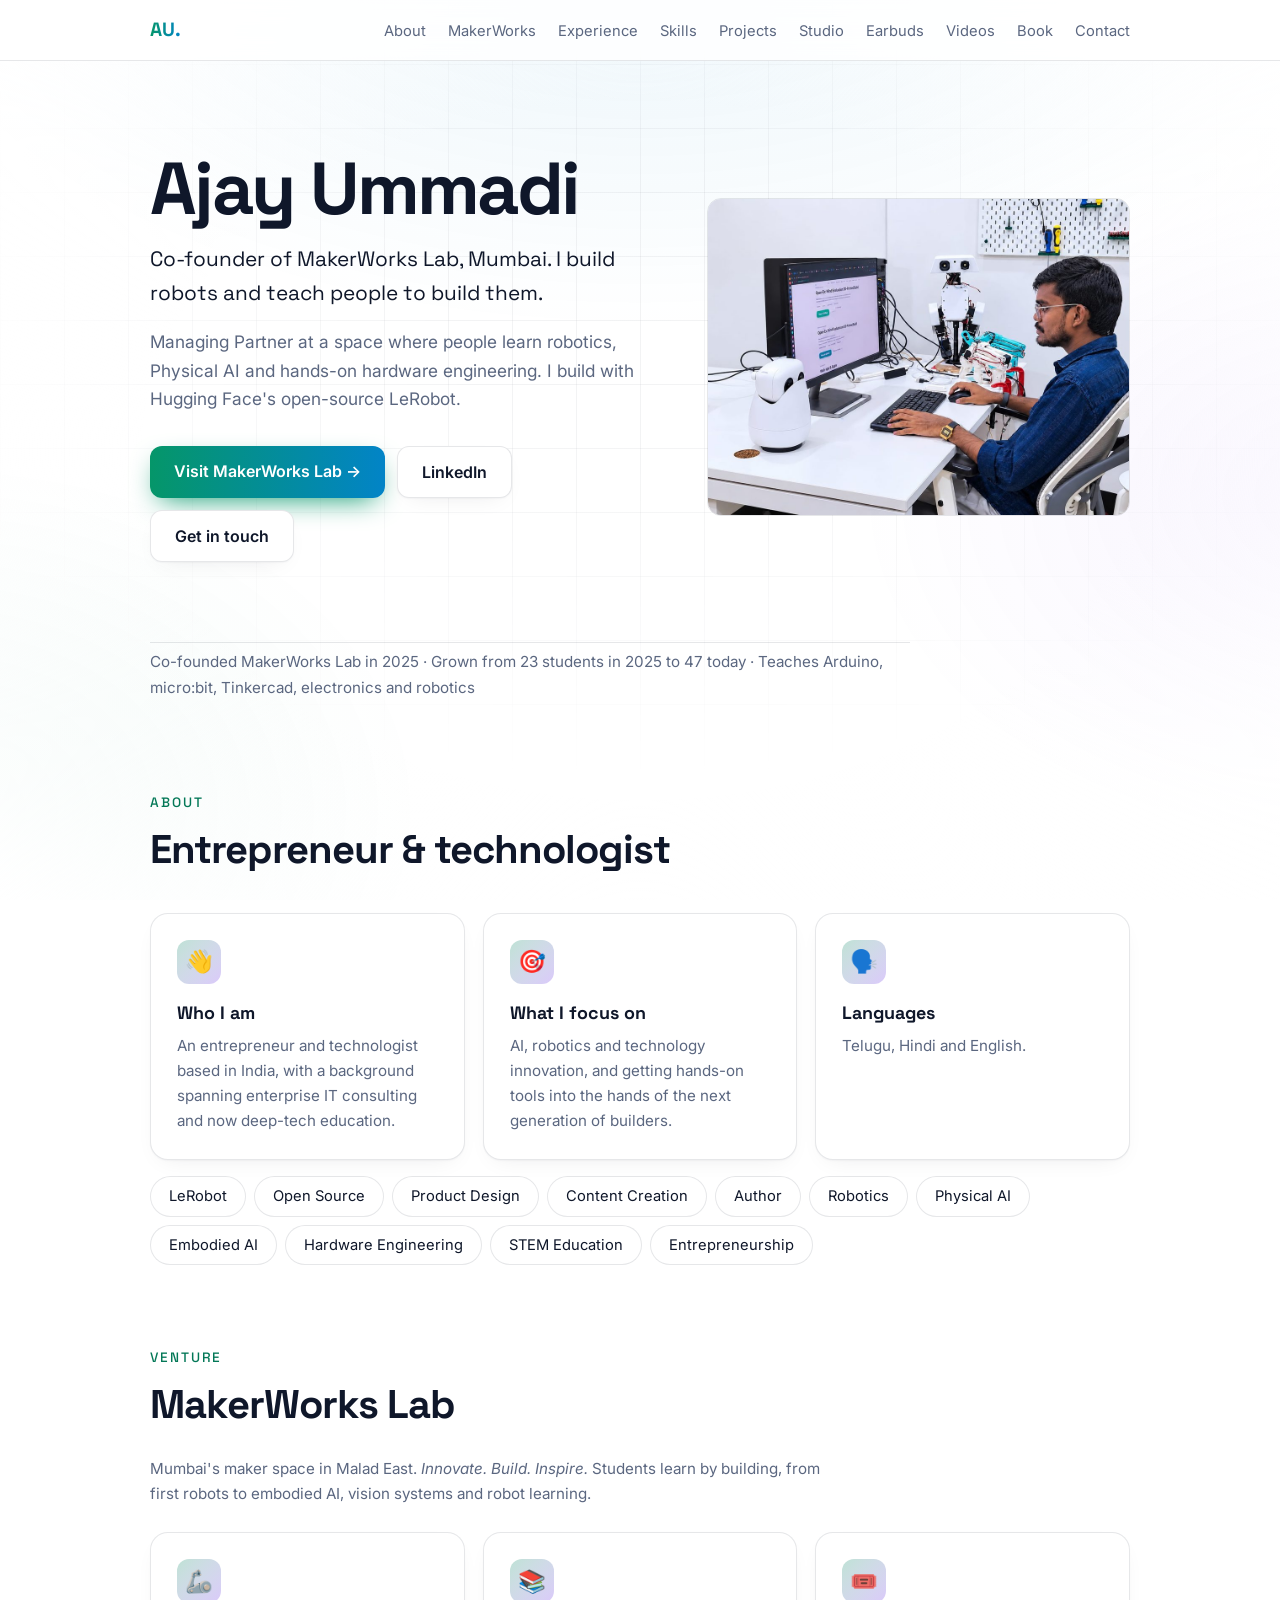
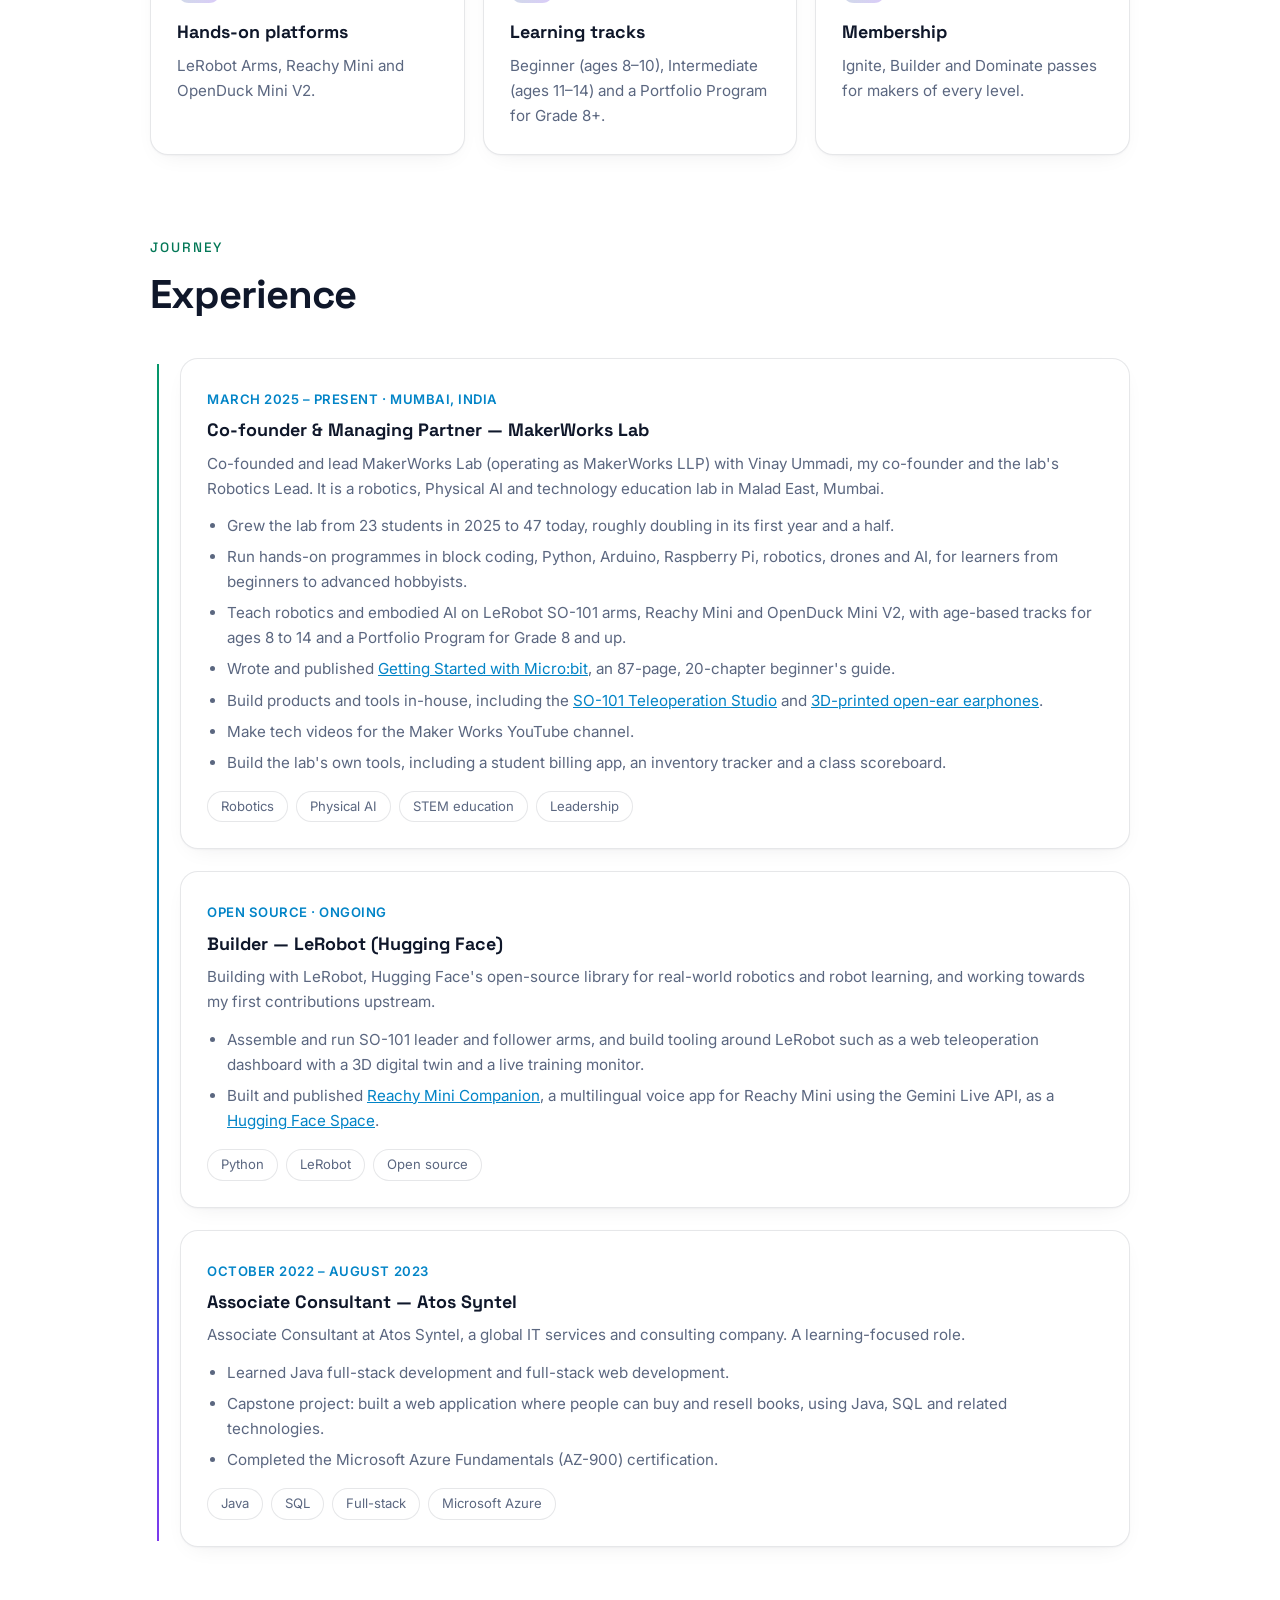
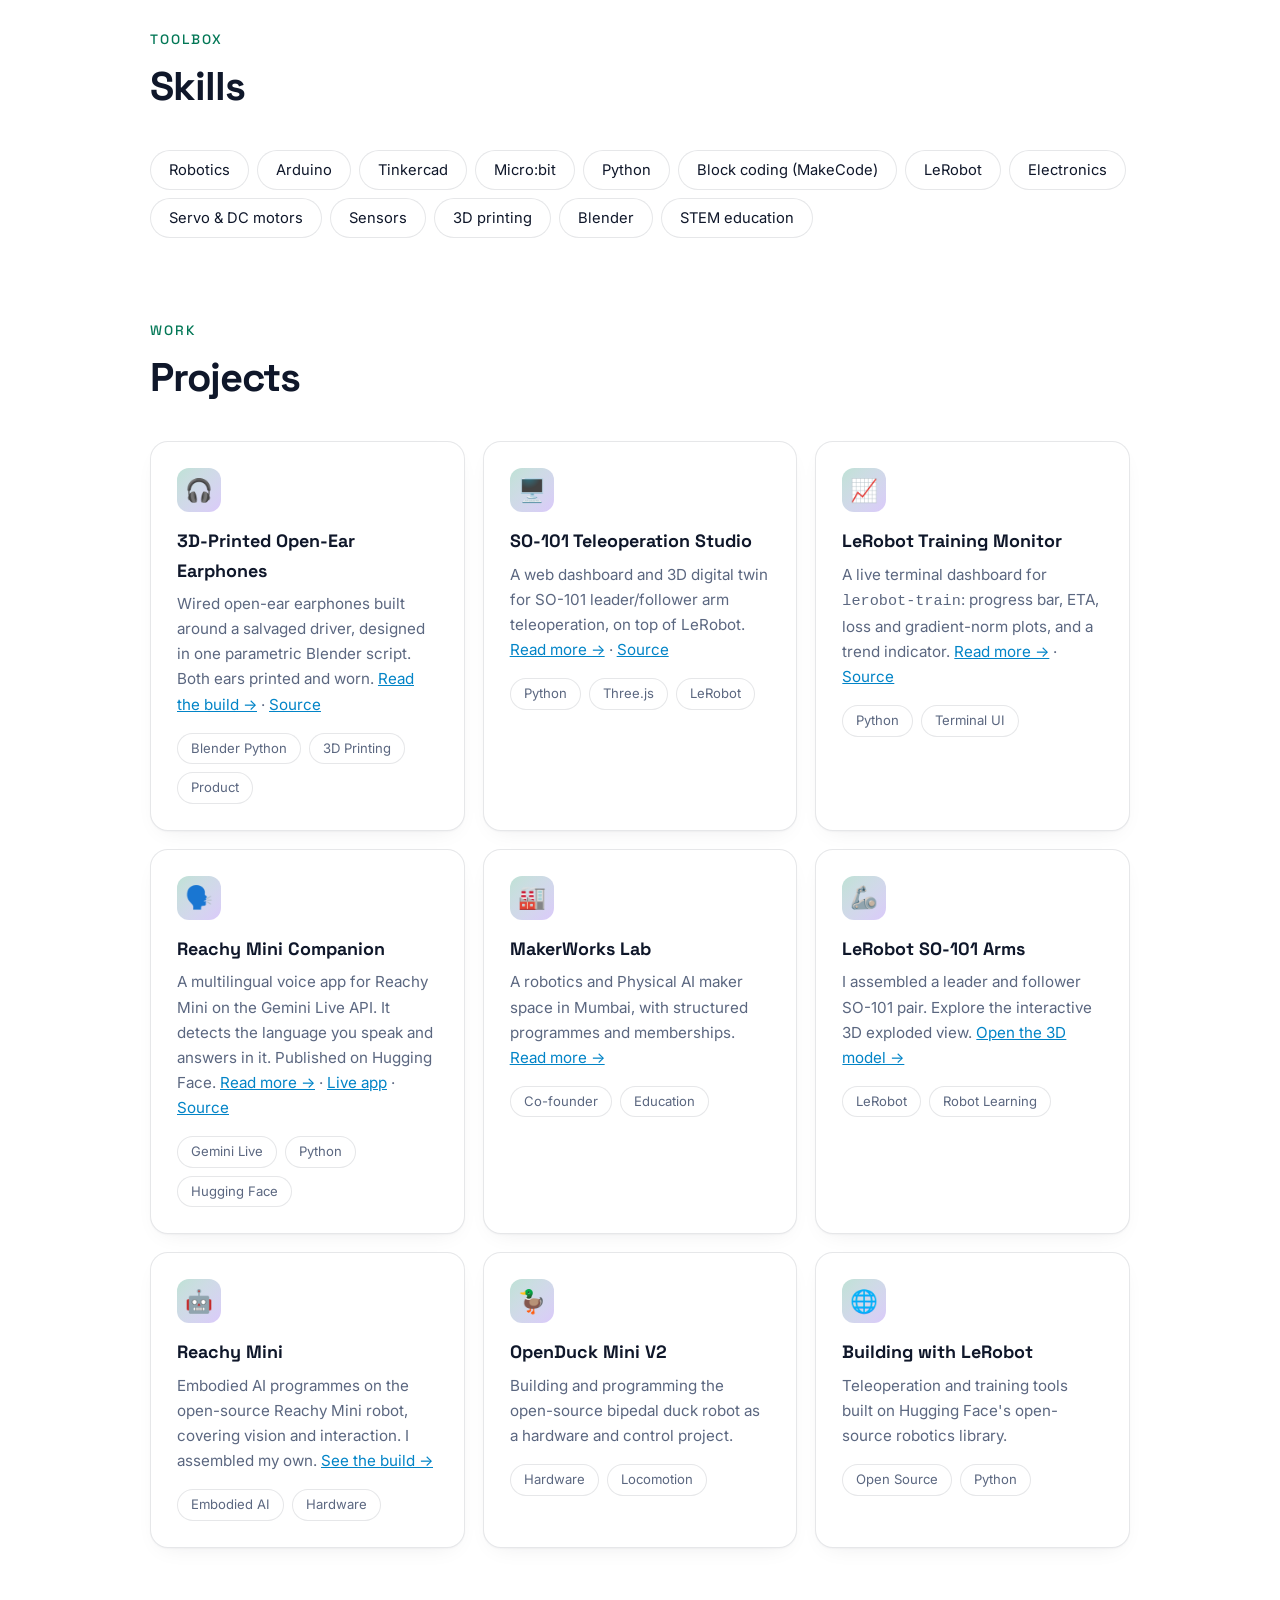
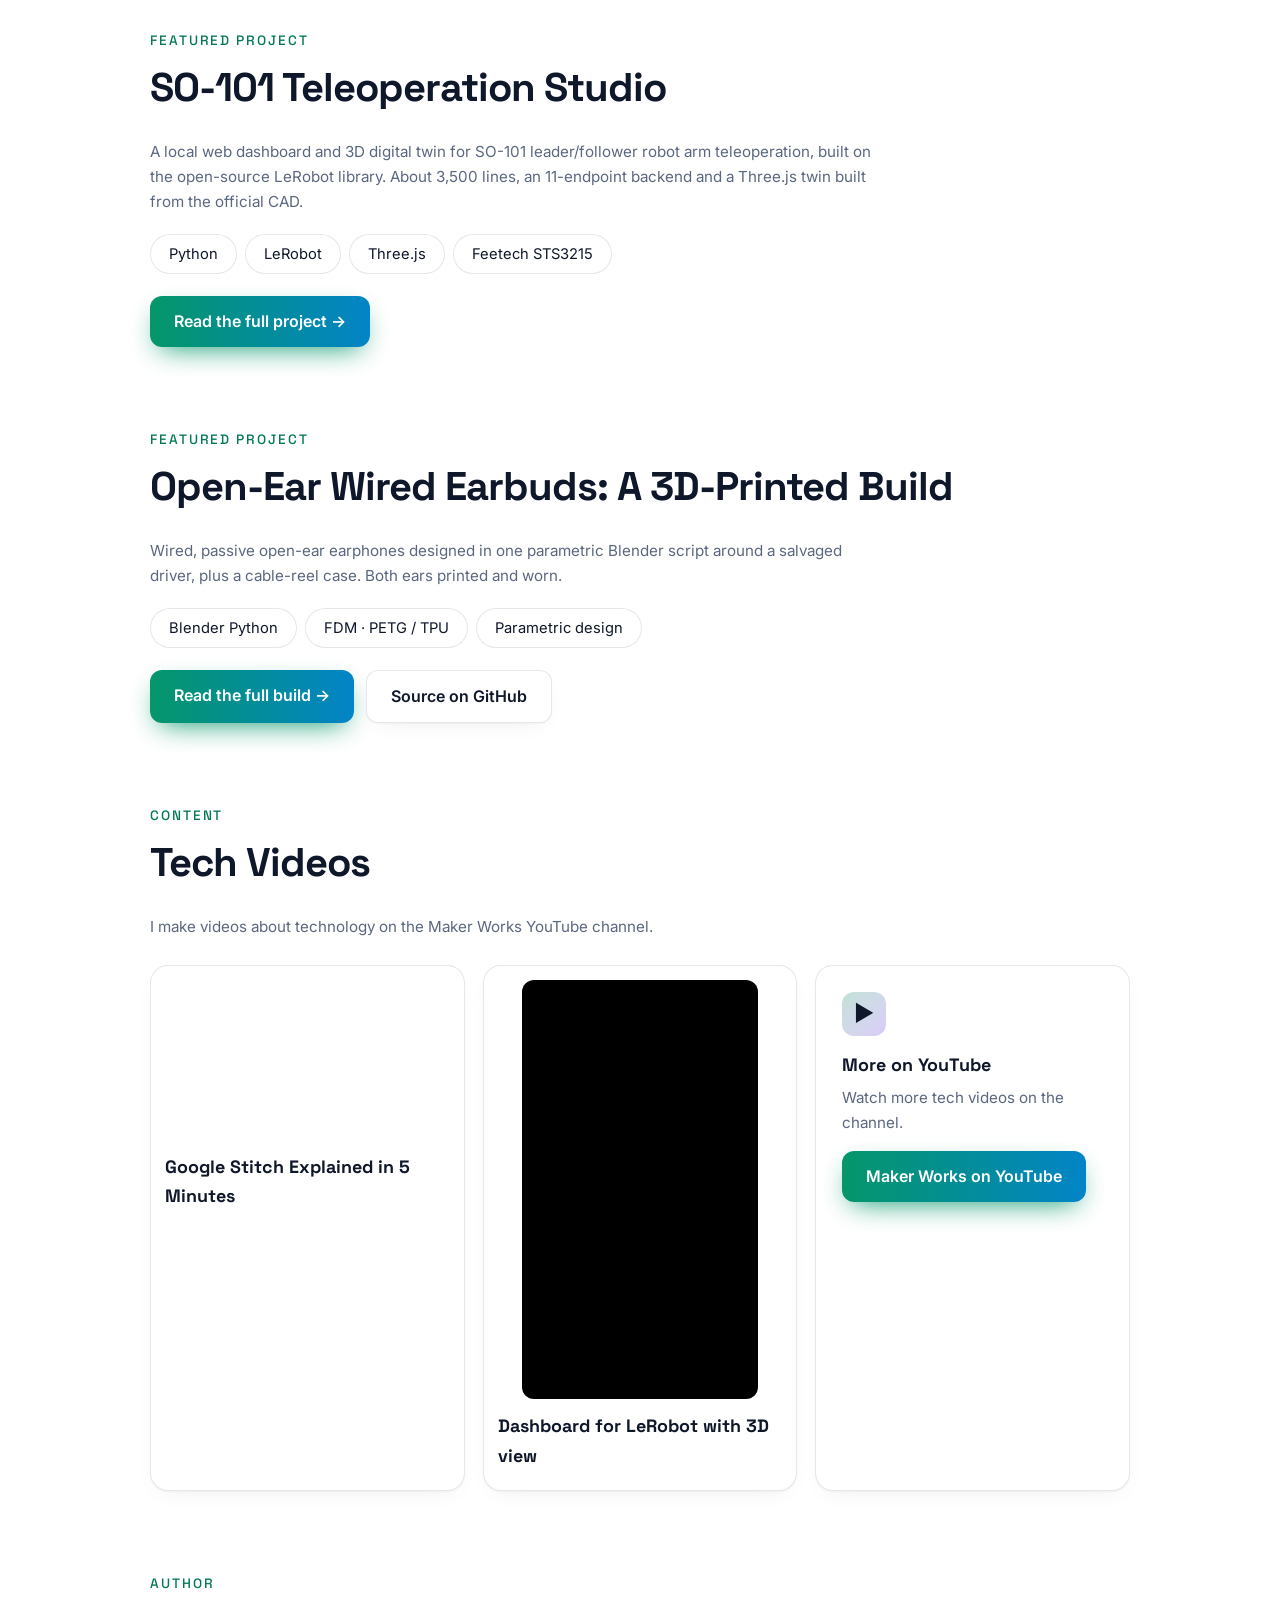
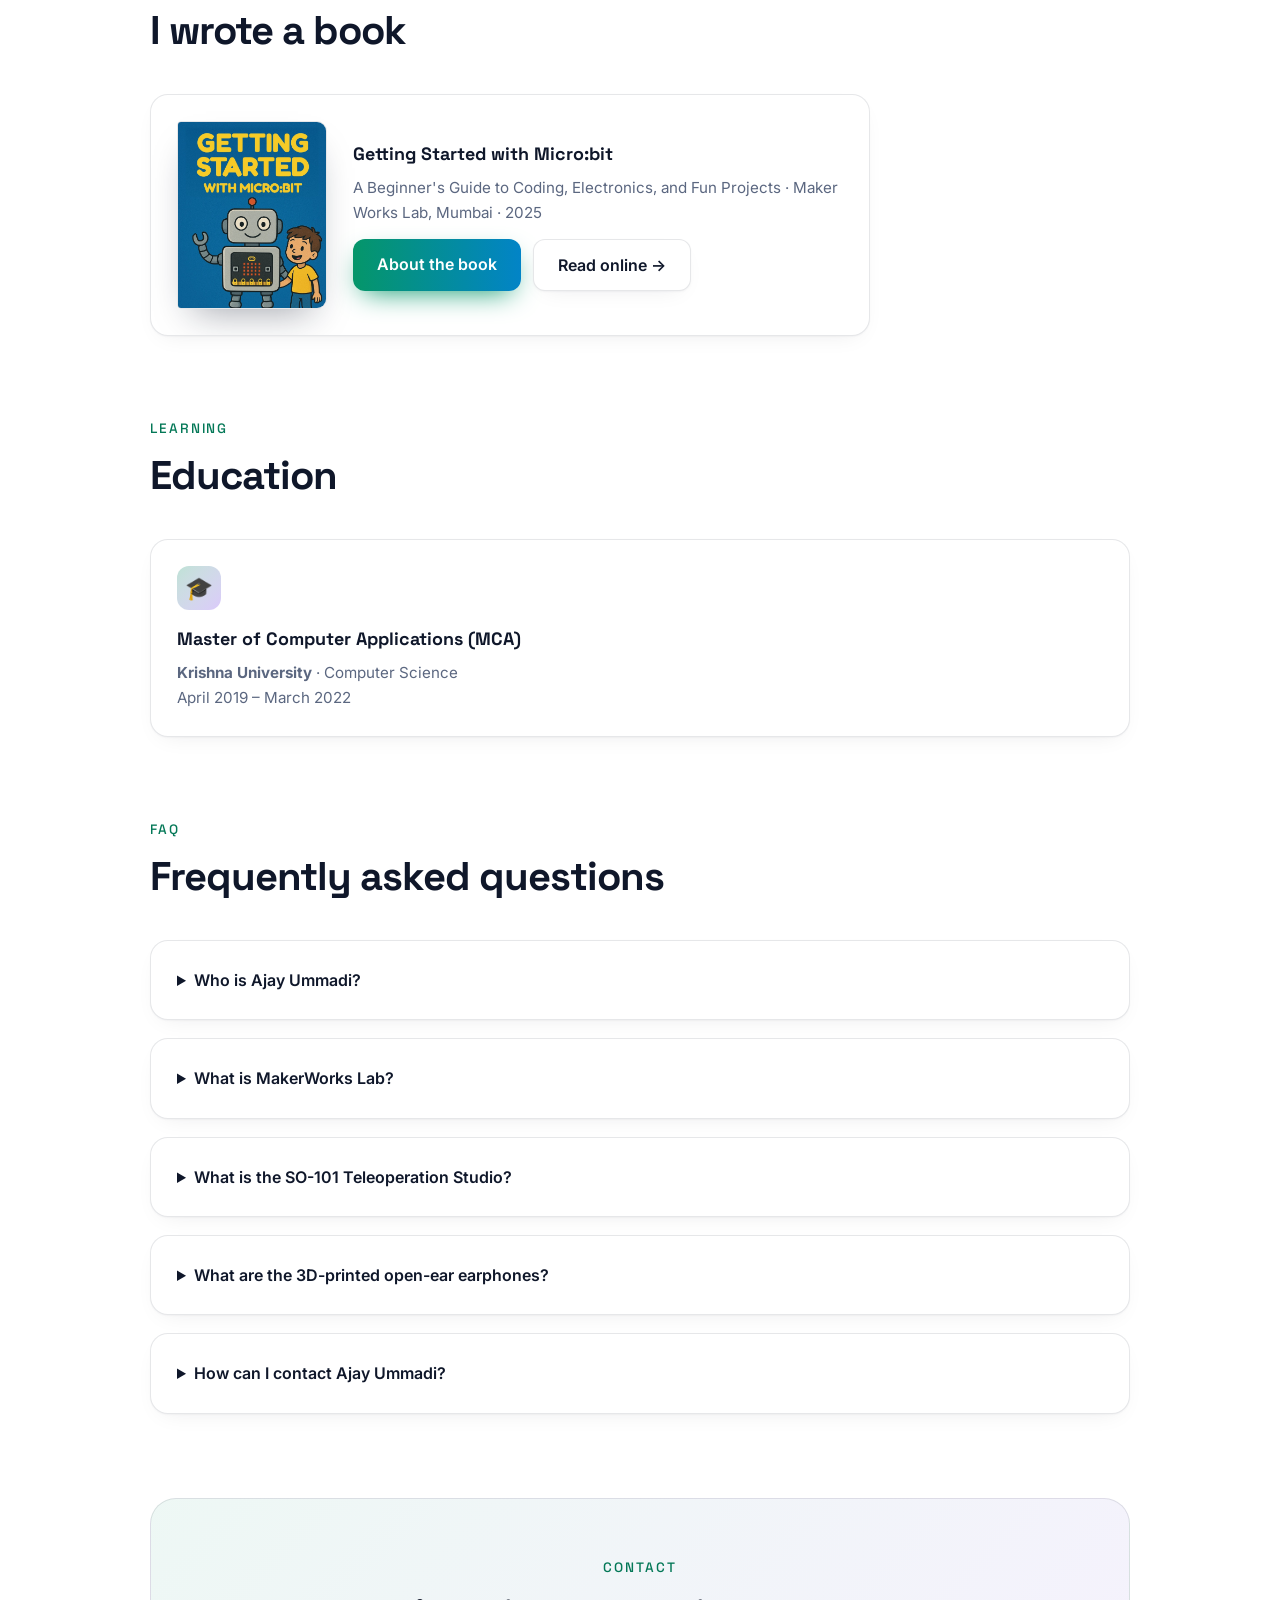
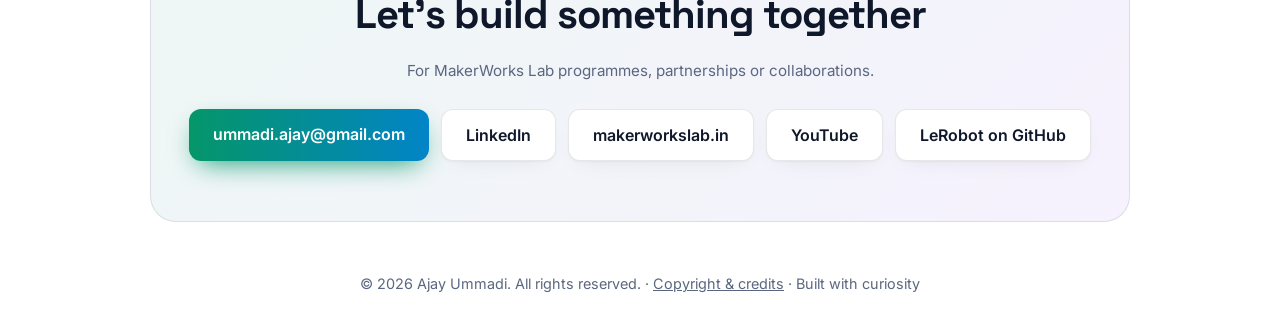
<file: index.html>
<!doctype html>
<html lang="en">
<head>
<meta charset="utf-8">
<meta name="viewport" content="width=device-width, initial-scale=1">
<title>Ajay Ummadi — Co-founder, MakerWorks Lab | Robotics &amp; Physical AI</title>
<meta name="description" content="Ajay Ummadi: founder of MakerWorks Lab (robotics and Physical AI, Mumbai), LeRobot builder, and maker of the SO-101 Teleoperation Studio and 3D-printed open-ear earphones.">
<meta name="robots" content="index,follow,max-image-preview:large,max-snippet:-1">
<meta name="author" content="Ajay Ummadi"><meta name="copyright" content="© 2026 Ajay Ummadi. All rights reserved.">
<meta name="keywords" content="Ajay Ummadi, MakerWorks Lab, robotics, Physical AI, LeRobot, SO-101, teleoperation, open-ear earphones, 3D printing, Mumbai">
<link rel="icon" href="favicon.svg" type="image/svg+xml"><link rel="icon" href="favicon-32.png" sizes="32x32" type="image/png"><link rel="shortcut icon" href="favicon.ico"><link rel="apple-touch-icon" href="apple-touch-icon.png">
<link rel="canonical" href="https://makerworkslab.in/ajayummadi/">
<meta name="geo.region" content="IN-MH"><meta name="geo.placename" content="Mumbai, India">
<meta property="og:type" content="profile"><meta property="og:site_name" content="Ajay Ummadi">
<meta property="og:title" content="Ajay Ummadi — Co-founder, MakerWorks Lab">
<meta property="og:description" content="Co-founder of MakerWorks Lab (robotics and Physical AI, Mumbai). Builds with LeRobot. Maker of the SO-101 Teleoperation Studio and 3D-printed open-ear earphones.">
<meta property="og:url" content="https://makerworkslab.in/ajayummadi/"><meta property="og:image" content="https://makerworkslab.in/ajayummadi/og-image.jpg">
<meta property="og:image:width" content="1200"><meta property="og:image:height" content="630"><meta property="og:image:alt" content="Ajay Ummadi at his desk in the MakerWorks Lab with Reachy Mini and SO-101 robot arms">
<meta name="twitter:card" content="summary_large_image"><meta name="twitter:title" content="Ajay Ummadi — Co-founder, MakerWorks Lab">
<meta name="twitter:description" content="Robotics, Physical AI and open-source builder in Mumbai, India."><meta name="twitter:image" content="https://makerworkslab.in/ajayummadi/og-image.jpg">
<meta name="theme-color" content="#ffffff">
<link rel="alternate" type="text/plain" href="https://makerworkslab.in/ajayummadi/llms.txt" title="LLM-readable summary">
<script type="application/ld+json">
{
 "@context": "https://schema.org",
 "@graph": [
  {
   "@type": "WebSite",
   "copyrightHolder": {"@id": "https://makerworkslab.in/ajayummadi/#person"},
   "copyrightYear": 2026,
   "@id": "https://makerworkslab.in/ajayummadi/#website",
   "url": "https://makerworkslab.in/ajayummadi/",
   "name": "Ajay Ummadi — Portfolio",
   "publisher": {
    "@id": "https://makerworkslab.in/ajayummadi/#person"
   },
   "inLanguage": "en"
  },
  {
   "@type": "ProfilePage",
   "@id": "https://makerworkslab.in/ajayummadi/#page",
   "url": "https://makerworkslab.in/ajayummadi/",
   "name": "Ajay Ummadi — Co-founder, MakerWorks Lab",
   "mainEntity": {
    "@id": "https://makerworkslab.in/ajayummadi/#person"
   },
   "isPartOf": {
    "@id": "https://makerworkslab.in/ajayummadi/#website"
   },
   "dateModified": "2026-11-06"
  },
  {
   "@type": "Person",
   "@id": "https://makerworkslab.in/ajayummadi/#person",
   "name": "Ajay Ummadi",
   "url": "https://makerworkslab.in/ajayummadi/",
   "image": "https://makerworkslab.in/ajayummadi/og-image.jpg",
   "jobTitle": "Co-founder and Managing Partner, MakerWorks Lab",
   "email": "ummadi.ajay@gmail.com",
   "description": "Entrepreneur and technologist in India building MakerWorks Lab, a robotics and Physical AI maker space in Mumbai. builds with the LeRobot library and makes open-ear earphones and a robot-arm teleoperation dashboard.",
   "worksFor": {
    "@id": "https://makerworkslab.in/ajayummadi/#org"
   },
   "hasCredential": {
    "@type": "EducationalOccupationalCredential",
    "credentialCategory": "degree",
    "name": "Master of Computer Applications (MCA), Computer Science",
    "recognizedBy": {"@type": "CollegeOrUniversity", "name": "Krishna University"}
   },
   "alumniOf": [
    {
     "@type": "CollegeOrUniversity",
     "name": "Krishna University"
    }
   ],
   "knowsLanguage": [
    "Telugu",
    "Hindi",
    "English"
   ],
   "knowsAbout": ["Robotics", "Physical AI", "Embodied AI", "LeRobot", "Robot learning", "Teleoperation", "3D printing", "Hardware engineering", "STEM education", "Arduino", "Tinkercad"],
   "sameAs": [
    "https://www.linkedin.com/in/ajayummadi/",
    "https://www.youtube.com/@MakerWorkslab",
    "https://github.com/ummadi-ajay",
    "https://makerworkslab.in/"
   ]
  },
  {
   "@type": "Organization",
   "@id": "https://makerworkslab.in/ajayummadi/#org",
   "name": "MakerWorks Lab",
   "url": "https://makerworkslab.in/",
   "founder": [
    {
     "@id": "https://makerworkslab.in/ajayummadi/#person"
    },
    {
    "@type": "Person",
    "name": "Vinay Ummadi",
    "jobTitle": "Co-founder and Robotics Lead, MakerWorks Lab"
   }
   ],
   "description": "Robotics and Physical AI maker space in Malad East, Mumbai teaching robotics, embodied AI and hands-on hardware engineering.",
   "address": {
    "@type": "PostalAddress",
    "addressLocality": "Malad East, Mumbai",
    "addressCountry": "IN"
   },
   "email": "ummadi.ajay@gmail.com"
  },
  {
   "@type": "SoftwareApplication",
   "@id": "https://makerworkslab.in/ajayummadi/#studio",
   "name": "SO-101 Teleoperation Studio",
   "description": "A local web dashboard and 3D digital twin for SO-101 leader/follower robot arm teleoperation, built on the open-source LeRobot library. Includes a 60 Hz control loop, live telemetry, CSV recording, calibration manager and a Three.js digital twin.",
   "creator": {
    "@id": "https://makerworkslab.in/ajayummadi/#person"
   },
   "keywords": "SO-101, LeRobot, teleoperation, digital twin, Three.js, Python, robot arm",
   "url": "https://makerworkslab.in/ajayummadi/#studio",
   "applicationCategory": "DeveloperApplication",
   "operatingSystem": "Linux, macOS, Windows"
  },
  {
   "@type": "CreativeWork",
   "@id": "https://makerworkslab.in/ajayummadi/#earbuds",
   "name": "Open-Ear Wired Earbuds: A 3D-Printed Build",
   "description": "Parametric Blender Python design for 3D-printed wired open-ear earphones around a salvaged driver, with a pocket case and cable reel. Both ears printed and worn.",
   "creator": {
    "@id": "https://makerworkslab.in/ajayummadi/#person"
   },
   "keywords": "open-ear earphones, 3D printing, Blender Python, parametric design, PETG, TPU",
   "url": "https://makerworkslab.in/ajayummadi/#earbuds"
  },
  {
   "@type": "CreativeWork",
   "@id": "https://makerworkslab.in/ajayummadi/#training-monitor",
   "name": "LeRobot Training Monitor",
   "description": "A live terminal dashboard for lerobot-train showing progress, ETA, loss and gradient-norm plots and a trend indicator.",
   "creator": {
    "@id": "https://makerworkslab.in/ajayummadi/#person"
   },
   "keywords": "LeRobot, training, monitoring, Python, terminal UI",
   "url": "https://makerworkslab.in/ajayummadi/#training-monitor"
  },
  {
   "@type": "VideoObject",
   "name": "Google Stitch Explained in 5 Minutes",
   "description": "A 5-minute explainer on Google Stitch by Maker Works.",
   "thumbnailUrl": "https://i.ytimg.com/vi/01YPZyG9Aco/hqdefault.jpg",
   "embedUrl": "https://www.youtube.com/embed/01YPZyG9Aco",
   "contentUrl": "https://www.youtube.com/watch?v=01YPZyG9Aco",
   "author": {
    "@id": "https://makerworkslab.in/ajayummadi/#person"
   }
  },
  {
   "@type": "FAQPage",
   "mainEntity": [
    {
     "@type": "Question",
     "name": "Who is Ajay Ummadi?",
     "acceptedAnswer": {
      "@type": "Answer",
      "text": "Ajay Ummadi is an entrepreneur and technologist based in India. He is the Co-founder and Managing Partner of MakerWorks Lab, a robotics and Physical AI maker space in Malad East, Mumbai, and builds robot-arm tools on Hugging Face's open-source LeRobot library."
     }
    },
    {
     "@type": "Question",
     "name": "What is MakerWorks Lab?",
     "acceptedAnswer": {
      "@type": "Answer",
      "text": "MakerWorks Lab is a maker space in Malad East, Mumbai, teaching robotics, Physical AI and hands-on hardware engineering with platforms such as LeRobot Arms, Reachy Mini and OpenDuck Mini V2."
     }
    },
    {
     "@type": "Question",
     "name": "What is the SO-101 Teleoperation Studio?",
     "acceptedAnswer": {
      "@type": "Answer",
      "text": "A local web app by Ajay Ummadi that runs, monitors and visualizes teleoperation of two SO-101 robot arms: a hand-held leader arm controls a follower arm in real time. It builds on LeRobot and includes live telemetry, session recording, a calibration manager and a 3D digital twin. It is a separate add-on and not endorsed by LeRobot."
     }
    },
    {
     "@type": "Question",
     "name": "What are the 3D-printed open-ear earphones?",
     "acceptedAnswer": {
      "@type": "Answer",
      "text": "Wired, passive open-ear earphones designed by Ajay Ummadi in a single parametric Blender Python script around a salvaged earphone driver. The pod sits in front of the ear canal with an arm over the ear. Both ears are printed and worn; sound quality and the cable-reel case are not yet tested."
     }
    },
    {
     "@type": "Question",
     "name": "How can I contact Ajay Ummadi?",
     "acceptedAnswer": {
      "@type": "Answer",
      "text": "Email ummadi.ajay@gmail.com, or connect on LinkedIn at linkedin.com/in/ajayummadi."
     }
    }
   ]
  }
 ]
}
</script>
<link rel="preconnect" href="https://fonts.googleapis.com">
<link href="https://fonts.googleapis.com/css2?family=Space+Grotesk:wght@400;500;700&family=Inter:wght@400;500;600&display=swap" rel="stylesheet">
<link rel="stylesheet" href="style.css">
</head>
<body>
<div class="bg"><i></i><i></i><i></i></div>

<nav aria-label="Main"><div class="wrap"><span class="logo">AU.</span>
<ul><li><a href="#about">About</a></li><li><a href="#makerworks">MakerWorks</a></li><li><a href="#experience">Experience</a></li><li><a href="#skills">Skills</a></li><li><a href="#projects">Projects</a></li><li><a href="#studio">Studio</a></li><li><a href="#earbuds">Earbuds</a></li><li><a href="#videos">Videos</a></li><li><a href="#book">Book</a></li><li><a href="#contact">Contact</a></li></ul></div></nav>

<header class="hero" id="top"><div class="wrap">
<div>
<h1>Ajay Ummadi</h1>
<p class="role">Co-founder of MakerWorks Lab, Mumbai. I build robots and teach people to build them.</p>
<p class="lead">Managing Partner at a space where people learn robotics, Physical AI and hands-on hardware engineering. I build with Hugging Face's open-source LeRobot.</p>
<div class="btns">
<a class="btn primary" href="https://makerworkslab.in/" target="_blank" rel="noopener">Visit MakerWorks Lab →</a>
<a class="btn" href="https://www.linkedin.com/in/ajayummadi/" target="_blank" rel="noopener">LinkedIn</a>
<a class="btn" href="#contact">Get in touch</a>
</div>
</div>
<figure class="heroimg"><img src="lab-desk.jpg" width="1000" height="750" fetchpriority="high" alt="Ajay Ummadi working at his desk in the MakerWorks Lab, with a Reachy Mini robot, a humanoid robot and SO-101 robot arms beside the monitor"></figure>
</div></header>

<div class="wrap"><p class="facts rv">Co-founded MakerWorks Lab in 2025 · Grown from 23 students in 2025 to 47 today · Teaches Arduino, micro:bit, Tinkercad, electronics and robotics</p></div>

<section id="about"><div class="wrap">
<p class="eyebrow rv">About</p><h2 class="rv">Entrepreneur &amp; technologist</h2>
<div class="grid">
<div class="card rv"><div class="ico">👋</div><h3>Who I am</h3><p>An entrepreneur and technologist based in India, with a background spanning enterprise IT consulting and now deep-tech education.</p></div>
<div class="card rv"><div class="ico">🎯</div><h3>What I focus on</h3><p>AI, robotics and technology innovation, and getting hands-on tools into the hands of the next generation of builders.</p></div>
<div class="card rv"><div class="ico">🗣️</div><h3>Languages</h3><p>Telugu, Hindi and English.</p></div>
</div>
<div class="chips big rv"><span class="chip">LeRobot</span><span class="chip">Open Source</span><span class="chip">Product Design</span><span class="chip">Content Creation</span><span class="chip">Author</span><span class="chip">Robotics</span><span class="chip">Physical AI</span><span class="chip">Embodied AI</span><span class="chip">Hardware Engineering</span><span class="chip">STEM Education</span><span class="chip">Entrepreneurship</span></div>
</div></section>

<section id="makerworks"><div class="wrap">
<p class="eyebrow rv">Venture</p><h2 class="rv">MakerWorks Lab</h2>
<p class="muted rv" style="max-width:680px;margin:-12px 0 26px">Mumbai's maker space in Malad East. <em>Innovate. Build. Inspire.</em> Students learn by building, from first robots to embodied AI, vision systems and robot learning.</p>
<div class="grid">
<div class="card rv"><div class="ico">🦾</div><h3>Hands-on platforms</h3><p>LeRobot Arms, Reachy Mini and OpenDuck Mini V2.</p></div>
<div class="card rv"><div class="ico">📚</div><h3>Learning tracks</h3><p>Beginner (ages 8–10), Intermediate (ages 11–14) and a Portfolio Program for Grade 8+.</p></div>
<div class="card rv"><div class="ico">🎟️</div><h3>Membership</h3><p>Ignite, Builder and Dominate passes for makers of every level.</p></div>
</div>
</div></section>

<section id="experience"><div class="wrap">
<p class="eyebrow rv">Journey</p><h2 class="rv">Experience</h2>
<div class="timeline">
<div class="item card rv"><small>MARCH 2025 – PRESENT · MUMBAI, INDIA</small><h3>Co-founder &amp; Managing Partner — MakerWorks Lab</h3>
<p class="muted">Co-founded and lead MakerWorks Lab (operating as MakerWorks LLP) with Vinay Ummadi, my co-founder and the lab's Robotics Lead. It is a robotics, Physical AI and technology education lab in Malad East, Mumbai.</p>
<ul class="xp">
<li>Grew the lab from 23 students in 2025 to 47 today, roughly doubling in its first year and a half.</li>
<li>Run hands-on programmes in block coding, Python, Arduino, Raspberry Pi, robotics, drones and AI, for learners from beginners to advanced hobbyists.</li>
<li>Teach robotics and embodied AI on LeRobot SO-101 arms, Reachy Mini and OpenDuck Mini V2, with age-based tracks for ages 8 to 14 and a Portfolio Program for Grade 8 and up.</li>
<li>Wrote and published <a href="projects/microbit-beginners-guide/">Getting Started with Micro:bit</a>, an 87-page, 20-chapter beginner's guide.</li>
<li>Build products and tools in-house, including the <a href="projects/so-101-teleoperation-studio/">SO-101 Teleoperation Studio</a> and <a href="projects/open-ear-earbuds/">3D-printed open-ear earphones</a>.</li>
<li>Make tech videos for the Maker Works YouTube channel.</li>
<li>Build the lab's own tools, including a student billing app, an inventory tracker and a class scoreboard.</li>
</ul>
<div class="chips"><span class="chip">Robotics</span><span class="chip">Physical AI</span><span class="chip">STEM education</span><span class="chip">Leadership</span></div></div>
<div class="item card rv"><small>OPEN SOURCE · ONGOING</small><h3>Builder — LeRobot (Hugging Face)</h3>
<p class="muted">Building with LeRobot, Hugging Face's open-source library for real-world robotics and robot learning, and working towards my first contributions upstream.</p>
<ul class="xp"><li>Assemble and run SO-101 leader and follower arms, and build tooling around LeRobot such as a web teleoperation dashboard with a 3D digital twin and a live training monitor.</li>
<li>Built and published <a href="projects/reachy-mini-companion/">Reachy Mini Companion</a>, a multilingual voice app for Reachy Mini using the Gemini Live API, as a <a href="https://huggingface.co/spaces/ummadiajay/reachy_mini_companion" target="_blank" rel="noopener">Hugging Face Space</a>.</li></ul>
<div class="chips"><span class="chip">Python</span><span class="chip">LeRobot</span><span class="chip">Open source</span></div></div>
<div class="item card rv"><small>OCTOBER 2022 – AUGUST 2023</small><h3>Associate Consultant — Atos Syntel</h3>
<p class="muted">Associate Consultant at Atos Syntel, a global IT services and consulting company. A learning-focused role.</p>
<ul class="xp"><li>Learned Java full-stack development and full-stack web development.</li>
<li>Capstone project: built a web application where people can buy and resell books, using Java, SQL and related technologies.</li>
<li>Completed the Microsoft Azure Fundamentals (AZ-900) certification.</li></ul>
<div class="chips"><span class="chip">Java</span><span class="chip">SQL</span><span class="chip">Full-stack</span><span class="chip">Microsoft Azure</span></div></div>
</div></section>

<section id="skills"><div class="wrap">
<p class="eyebrow rv">Toolbox</p><h2 class="rv">Skills</h2>
<div class="chips big rv"><span class="chip">Robotics</span><span class="chip">Arduino</span><span class="chip">Tinkercad</span><span class="chip">Micro:bit</span><span class="chip">Python</span><span class="chip">Block coding (MakeCode)</span><span class="chip">LeRobot</span><span class="chip">Electronics</span><span class="chip">Servo &amp; DC motors</span><span class="chip">Sensors</span><span class="chip">3D printing</span><span class="chip">Blender</span><span class="chip">STEM education</span></div>
</div></section>

<section id="projects"><div class="wrap">
<p class="eyebrow rv">Work</p><h2 class="rv">Projects</h2>
<div class="grid">
<div class="card rv"><div class="ico">🎧</div><h3>3D-Printed Open-Ear Earphones</h3><p>Wired open-ear earphones built around a salvaged driver, designed in one parametric Blender script. Both ears printed and worn. <a href="projects/open-ear-earbuds/" style="color:var(--b)">Read the build →</a> · <a href="https://github.com/ummadi-ajay/open-ear-earbuds" target="_blank" rel="noopener" style="color:var(--b)">Source</a></p><div class="chips"><span class="chip">Blender Python</span><span class="chip">3D Printing</span><span class="chip">Product</span></div></div>
<div class="card rv"><div class="ico">🖥️</div><h3>SO-101 Teleoperation Studio</h3><p>A web dashboard and 3D digital twin for SO-101 leader/follower arm teleoperation, on top of LeRobot. <a href="projects/so-101-teleoperation-studio/" style="color:var(--b)">Read more →</a> · <a href="https://github.com/ummadi-ajay/lerobot/tree/dashboard-and-monitor/dashboard" target="_blank" rel="noopener" style="color:var(--b)">Source</a></p><div class="chips"><span class="chip">Python</span><span class="chip">Three.js</span><span class="chip">LeRobot</span></div></div>
<div class="card rv"><div class="ico">📈</div><h3>LeRobot Training Monitor</h3><p>A live terminal dashboard for <code>lerobot-train</code>: progress bar, ETA, loss and gradient-norm plots, and a trend indicator. <a href="projects/lerobot-training-monitor/" style="color:var(--b)">Read more →</a> · <a href="https://github.com/ummadi-ajay/lerobot/blob/dashboard-and-monitor/train_monitor.py" target="_blank" rel="noopener" style="color:var(--b)">Source</a></p><div class="chips"><span class="chip">Python</span><span class="chip">Terminal UI</span></div></div>
<div class="card rv"><div class="ico">🗣️</div><h3>Reachy Mini Companion</h3><p>A multilingual voice app for Reachy Mini on the Gemini Live API. It detects the language you speak and answers in it. Published on Hugging Face. <a href="projects/reachy-mini-companion/" style="color:var(--b)">Read more →</a> · <a href="https://huggingface.co/spaces/ummadiajay/reachy_mini_companion" target="_blank" rel="noopener" style="color:var(--b)">Live app</a> · <a href="https://huggingface.co/spaces/ummadiajay/reachy_mini_companion/tree/main" target="_blank" rel="noopener" style="color:var(--b)">Source</a></p><div class="chips"><span class="chip">Gemini Live</span><span class="chip">Python</span><span class="chip">Hugging Face</span></div></div>
<div class="card rv"><div class="ico">🏭</div><h3>MakerWorks Lab</h3><p>A robotics and Physical AI maker space in Mumbai, with structured programmes and memberships. <a href="projects/makerworks-lab/" style="color:var(--b)">Read more →</a></p><div class="chips"><span class="chip">Co-founder</span><span class="chip">Education</span></div></div>
<div class="card rv"><div class="ico">🦾</div><h3>LeRobot SO-101 Arms</h3><p>I assembled a leader and follower SO-101 pair. Explore the interactive 3D exploded view. <a href="projects/lerobot-so-101/" style="color:var(--b)">Open the 3D model →</a></p><div class="chips"><span class="chip">LeRobot</span><span class="chip">Robot Learning</span></div></div>
<div class="card rv"><div class="ico">🤖</div><h3>Reachy Mini</h3><p>Embodied AI programmes on the open-source Reachy Mini robot, covering vision and interaction. I assembled my own. <a href="projects/reachy-mini/" style="color:var(--b)">See the build →</a></p><div class="chips"><span class="chip">Embodied AI</span><span class="chip">Hardware</span></div></div>
<div class="card rv"><div class="ico">🦆</div><h3>OpenDuck Mini V2</h3><p>Building and programming the open-source bipedal duck robot as a hardware and control project.</p><div class="chips"><span class="chip">Hardware</span><span class="chip">Locomotion</span></div></div>
<div class="card rv"><div class="ico">🌐</div><h3>Building with LeRobot</h3><p>Teleoperation and training tools built on Hugging Face's open-source robotics library.</p><div class="chips"><span class="chip">Open Source</span><span class="chip">Python</span></div></div>
</div>
</div></section>

<section id="studio"><div class="wrap">
<p class="eyebrow rv">Featured project</p><h2 class="rv">SO-101 Teleoperation Studio</h2>
<p class="muted rv" style="max-width:740px;margin:-12px 0 20px">A local web dashboard and 3D digital twin for SO-101 leader/follower robot arm teleoperation, built on the open-source LeRobot library. About 3,500 lines, an 11-endpoint backend and a Three.js twin built from the official CAD.</p>
<div class="chips big rv" style="margin:0 0 22px"><span class="chip">Python</span><span class="chip">LeRobot</span><span class="chip">Three.js</span><span class="chip">Feetech STS3215</span></div>
<div class="btns rv"><a class="btn primary" href="projects/so-101-teleoperation-studio/">Read the full project →</a></div>
</div></section>

<section id="earbuds"><div class="wrap">
<p class="eyebrow rv">Featured project</p><h2 class="rv">Open-Ear Wired Earbuds: A 3D-Printed Build</h2>
<p class="muted rv" style="max-width:740px;margin:-12px 0 20px">Wired, passive open-ear earphones designed in one parametric Blender script around a salvaged driver, plus a cable-reel case. Both ears printed and worn.</p>
<div class="chips big rv" style="margin:0 0 22px"><span class="chip">Blender Python</span><span class="chip">FDM · PETG / TPU</span><span class="chip">Parametric design</span></div>
<div class="btns rv"><a class="btn primary" href="projects/open-ear-earbuds/">Read the full build →</a><a class="btn" href="https://github.com/ummadi-ajay/open-ear-earbuds" target="_blank" rel="noopener">Source on GitHub</a></div>
</div></section>

<section id="videos"><div class="wrap">
<p class="eyebrow rv">Content</p><h2 class="rv">Tech Videos</h2>
<p class="muted rv" style="max-width:680px;margin:-12px 0 26px">I make videos about technology on the Maker Works YouTube channel.</p>
<div class="grid">
<div class="card rv" style="padding:14px"><div style="aspect-ratio:16/9;border-radius:12px;overflow:hidden;margin-bottom:12px"><iframe src="https://www.youtube-nocookie.com/embed/01YPZyG9Aco" title="Google Stitch Explained in 5 Minutes" loading="lazy" allowfullscreen style="width:100%;height:100%;border:0"></iframe></div><h3>Google Stitch Explained in 5 Minutes</h3></div>
<div class="card rv" style="padding:14px"><div style="aspect-ratio:9/16;width:min(100%,236px);margin:0 auto 12px;border-radius:12px;overflow:hidden;background:#000"><iframe src="https://www.youtube-nocookie.com/embed/yXxpQG3BfBI" title="Dashboard for LeRobot with 3D view" loading="lazy" allowfullscreen style="width:100%;height:100%;border:0"></iframe></div><h3>Dashboard for LeRobot with 3D view</h3></div>
<div class="card rv"><div class="ico">▶️</div><h3>More on YouTube</h3><p>Watch more tech videos on the channel.</p><div class="btns" style="margin-top:16px"><a class="btn primary" href="https://www.youtube.com/@MakerWorkslab" target="_blank" rel="noopener">Maker Works on YouTube</a></div></div>
</div>
</div></section>

<section id="book"><div class="wrap">
<p class="eyebrow rv">Author</p><h2 class="rv">I wrote a book</h2>
<div class="card rv bk-card"><a href="projects/microbit-beginners-guide/" class="bk-thumb"><img src="projects/microbit-beginners-guide/cover.jpg" width="1101" height="1383" alt="Illustrated cover of Getting Started with Micro:bit: a friendly robot waving beside a child" loading="lazy"></a>
<div><h3>Getting Started with Micro:bit</h3><p class="muted" style="margin:4px 0 14px">A Beginner's Guide to Coding, Electronics, and Fun Projects · Maker Works Lab, Mumbai · 2025</p>
<div class="btns"><a class="btn primary" href="projects/microbit-beginners-guide/">About the book</a><a class="btn" href="https://online.anyflip.com/aogwo/mjyr/index.html" target="_blank" rel="noopener">Read online →</a></div></div></div>
</div></section>

<section id="education"><div class="wrap">
<p class="eyebrow rv">Learning</p><h2 class="rv">Education</h2>
<div class="grid">
<div class="card rv"><div class="ico">🎓</div><h3>Master of Computer Applications (MCA)</h3><p><b>Krishna University</b> · Computer Science<br>April 2019 – March 2022</p></div>
</div>
</div></section>

<section id="faq"><div class="wrap">
<p class="eyebrow rv">FAQ</p><h2 class="rv">Frequently asked questions</h2>
<div class="grid" style="grid-template-columns:1fr">
<details class="card rv"><summary style="cursor:pointer;font-weight:600">Who is Ajay Ummadi?</summary><p style="margin-top:10px">Ajay Ummadi is an entrepreneur and technologist based in India. He is the Co-founder and Managing Partner of MakerWorks Lab, a robotics and Physical AI maker space in Malad East, Mumbai, and builds robot-arm tools on Hugging Face's open-source LeRobot library.</p></details>
<details class="card rv"><summary style="cursor:pointer;font-weight:600">What is MakerWorks Lab?</summary><p style="margin-top:10px">MakerWorks Lab is a maker space in Malad East, Mumbai, teaching robotics, Physical AI and hands-on hardware engineering with platforms such as LeRobot Arms, Reachy Mini and OpenDuck Mini V2.</p></details>
<details class="card rv"><summary style="cursor:pointer;font-weight:600">What is the SO-101 Teleoperation Studio?</summary><p style="margin-top:10px">A local web app by Ajay Ummadi that runs, monitors and visualizes teleoperation of two SO-101 robot arms: a hand-held leader arm controls a follower arm in real time. It builds on LeRobot and includes live telemetry, session recording, a calibration manager and a 3D digital twin. It is a separate add-on and not endorsed by LeRobot.</p></details>
<details class="card rv"><summary style="cursor:pointer;font-weight:600">What are the 3D-printed open-ear earphones?</summary><p style="margin-top:10px">Wired, passive open-ear earphones designed by Ajay Ummadi in a single parametric Blender Python script around a salvaged earphone driver. The pod sits in front of the ear canal with an arm over the ear. Both ears are printed and worn; sound quality and the cable-reel case are not yet tested.</p></details>
<details class="card rv"><summary style="cursor:pointer;font-weight:600">How can I contact Ajay Ummadi?</summary><p style="margin-top:10px">Email ummadi.ajay@gmail.com, or connect on LinkedIn at linkedin.com/in/ajayummadi.</p></details>
</div>
</div></section>

<section id="contact"><div class="wrap">
<div class="cta rv">
<p class="eyebrow">Contact</p>
<h2>Let's build something together</h2>
<p class="muted">For MakerWorks Lab programmes, partnerships or collaborations.</p>
<div class="btns">
<a class="btn primary" href="mailto:ummadi.ajay@gmail.com">ummadi.ajay@gmail.com</a>
<a class="btn" href="https://www.linkedin.com/in/ajayummadi/" target="_blank" rel="noopener">LinkedIn</a>
<a class="btn" href="https://makerworkslab.in/" target="_blank" rel="noopener">makerworkslab.in</a>
<a class="btn" href="https://www.youtube.com/@MakerWorkslab" target="_blank" rel="noopener">YouTube</a>
<a class="btn" href="https://github.com/huggingface/lerobot" target="_blank" rel="noopener">LeRobot on GitHub</a>
</div>
</div>
</div></section>

<footer><div class="wrap">© <span id="y"></span> Ajay Ummadi. All rights reserved. · <a href="copyright/">Copyright &amp; credits</a> · Built with curiosity</div></footer>

<script src="site.js"></script>
</body>
</html>
</file>
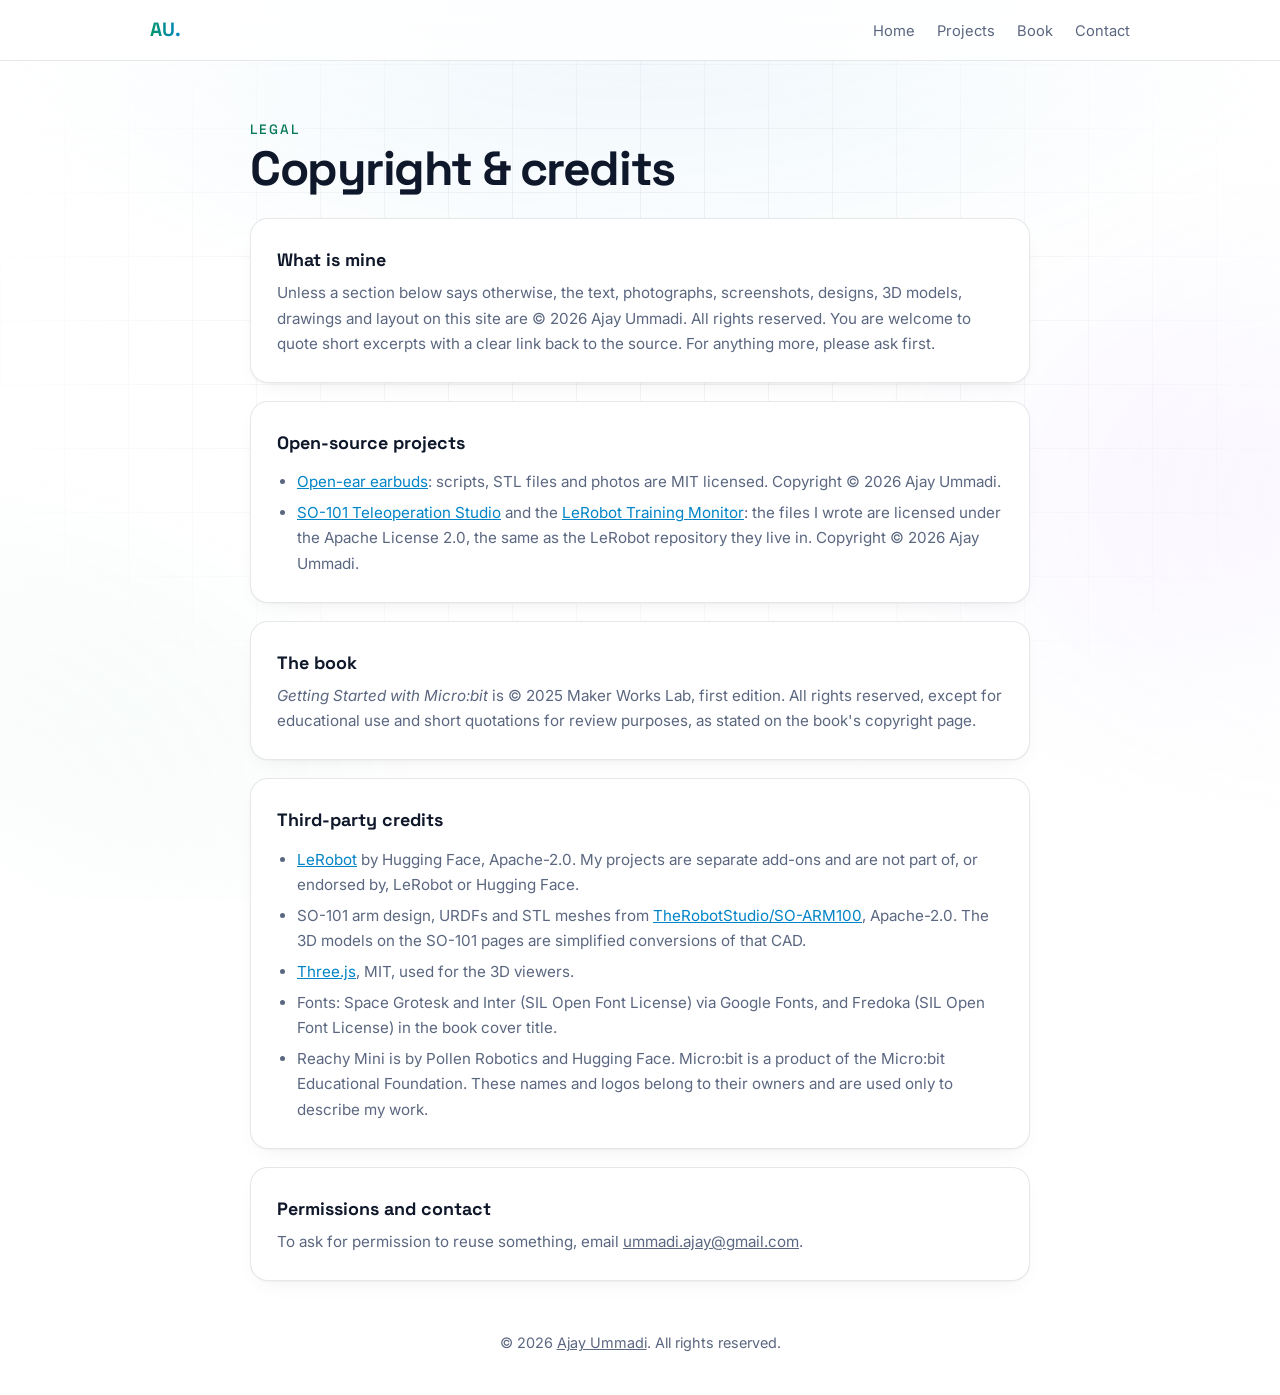
<file: copyright/index.html>
<!doctype html>
<html lang="en">
<head>
<meta charset="utf-8">
<meta name="viewport" content="width=device-width, initial-scale=1">
<title>Copyright &amp; credits | Ajay Ummadi</title>
<meta name="description" content="Copyright notice, licenses and third-party credits for the work on Ajay Ummadi's portfolio.">
<meta name="robots" content="index,follow,max-image-preview:large,max-snippet:-1">
<meta name="author" content="Ajay Ummadi"><meta name="copyright" content="© 2026 Ajay Ummadi. All rights reserved.">
<link rel="icon" href="../favicon.svg" type="image/svg+xml"><link rel="icon" href="../favicon-32.png" sizes="32x32" type="image/png"><link rel="shortcut icon" href="../favicon.ico"><link rel="apple-touch-icon" href="../apple-touch-icon.png">
<link rel="canonical" href="https://makerworkslab.in/ajayummadi/copyright/">






<meta name="theme-color" content="#ffffff">
<script type="application/ld+json">
{
 "@context": "https://schema.org",
 "@type": "WebPage",
 "name": "Copyright & credits",
 "url": "https://makerworkslab.in/ajayummadi/copyright/",
 "isPartOf": {
  "@id": "https://makerworkslab.in/ajayummadi/#website"
 },
 "copyrightHolder": {
  "@id": "https://makerworkslab.in/ajayummadi/#person"
 },
 "copyrightYear": 2026
}
</script>
<link rel="preconnect" href="https://fonts.googleapis.com">
<link href="https://fonts.googleapis.com/css2?family=Space+Grotesk:wght@400;500;700&family=Inter:wght@400;500;600&display=swap" rel="stylesheet">
<link rel="stylesheet" href="../style.css">
</head>
<body>
<div class="bg"><i></i><i></i><i></i></div>
<nav aria-label="Main"><div class="wrap"><a class="logo" href="../" style="text-decoration:none">AU.</a>
<ul><li><a href="../">Home</a></li><li><a href="../#projects">Projects</a></li><li><a href="../#book">Book</a></li><li><a href="../#contact">Contact</a></li></ul></div></nav>
<main><section style="padding-top:60px"><div class="wrap" style="max-width:820px">
<p class="eyebrow">Legal</p><h1 style="font-size:clamp(2rem,5vw,3rem);letter-spacing:-.03em;margin:6px 0 24px">Copyright &amp; credits</h1>
<div class="card" style="margin-bottom:18px"><h2>What is mine</h2><p>Unless a section below says otherwise, the text, photographs, screenshots, designs, 3D models, drawings and layout on this site are &copy; 2026 Ajay Ummadi. All rights reserved. You are welcome to quote short excerpts with a clear link back to the source. For anything more, please ask first.</p></div>
<div class="card" style="margin-bottom:18px"><h2>Open-source projects</h2><ul class="xp">
<li><a href="https://github.com/ummadi-ajay/open-ear-earbuds" target="_blank" rel="noopener">Open-ear earbuds</a>: scripts, STL files and photos are MIT licensed. Copyright &copy; 2026 Ajay Ummadi.</li>
<li><a href="https://github.com/ummadi-ajay/lerobot/tree/dashboard-and-monitor/dashboard" target="_blank" rel="noopener">SO-101 Teleoperation Studio</a> and the <a href="https://github.com/ummadi-ajay/lerobot/blob/dashboard-and-monitor/train_monitor.py" target="_blank" rel="noopener">LeRobot Training Monitor</a>: the files I wrote are licensed under the Apache License 2.0, the same as the LeRobot repository they live in. Copyright &copy; 2026 Ajay Ummadi.</li></ul></div>
<div class="card" style="margin-bottom:18px"><h2>The book</h2><p><em>Getting Started with Micro:bit</em> is &copy; 2025 Maker Works Lab, first edition. All rights reserved, except for educational use and short quotations for review purposes, as stated on the book's copyright page.</p></div>
<div class="card" style="margin-bottom:18px"><h2>Third-party credits</h2><ul class="xp">
<li><a href="https://github.com/huggingface/lerobot" target="_blank" rel="noopener">LeRobot</a> by Hugging Face, Apache-2.0. My projects are separate add-ons and are not part of, or endorsed by, LeRobot or Hugging Face.</li>
<li>SO-101 arm design, URDFs and STL meshes from <a href="https://github.com/TheRobotStudio/SO-ARM100" target="_blank" rel="noopener">TheRobotStudio/SO-ARM100</a>, Apache-2.0. The 3D models on the SO-101 pages are simplified conversions of that CAD.</li>
<li><a href="https://threejs.org/" target="_blank" rel="noopener">Three.js</a>, MIT, used for the 3D viewers.</li>
<li>Fonts: Space Grotesk and Inter (SIL Open Font License) via Google Fonts, and Fredoka (SIL Open Font License) in the book cover title.</li>
<li>Reachy Mini is by Pollen Robotics and Hugging Face. Micro:bit is a product of the Micro:bit Educational Foundation. These names and logos belong to their owners and are used only to describe my work.</li></ul></div>
<div class="card"><h2>Permissions and contact</h2><p>To ask for permission to reuse something, email <a href="mailto:ummadi.ajay@gmail.com">ummadi.ajay@gmail.com</a>.</p></div>
</div></section></main>
<footer><div class="wrap">&copy; <span id="y"></span> <a href="../">Ajay Ummadi</a>. All rights reserved.</div></footer>
<script src="../site.js"></script>
</body>
</html>
</file>
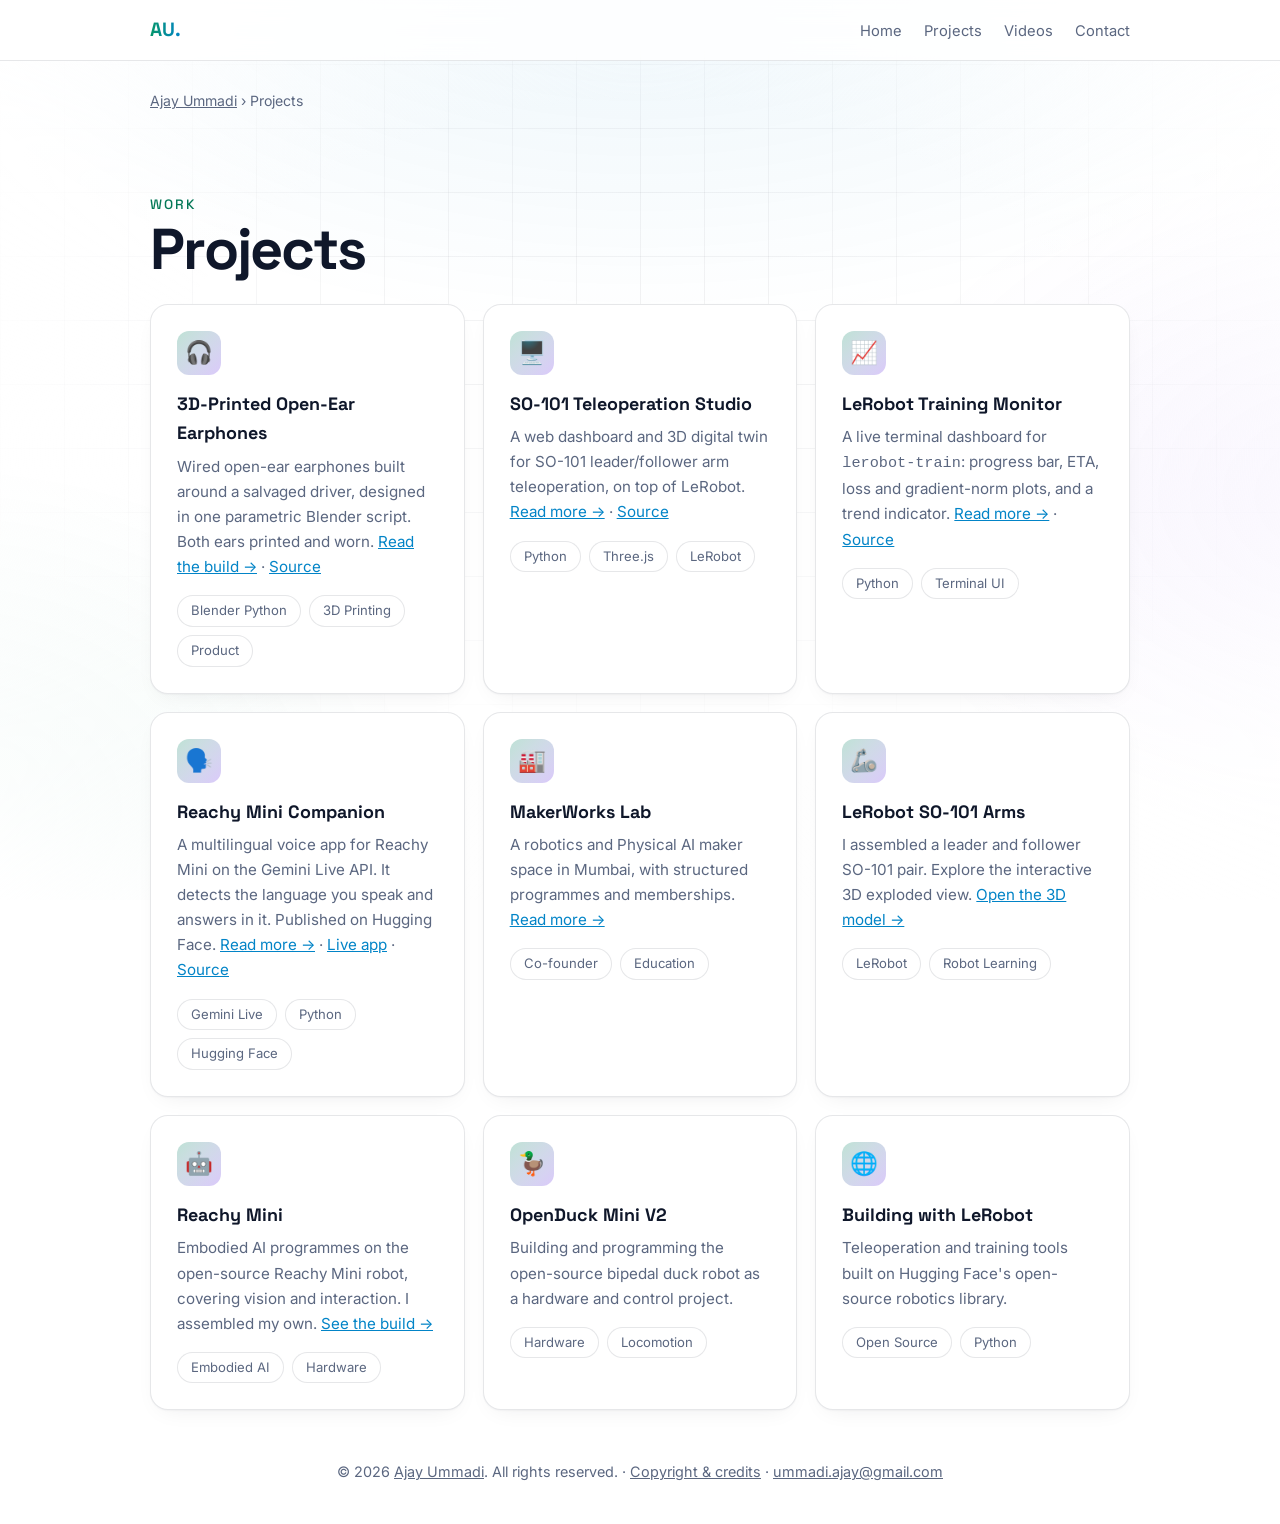
<file: projects/index.html>
<!doctype html>
<html lang="en">
<head>
<meta charset="utf-8">
<meta name="viewport" content="width=device-width, initial-scale=1">
<title>Projects | Ajay Ummadi</title>
<meta name="description" content="Robotics, Physical AI and maker projects by Ajay Ummadi: SO-101 Teleoperation Studio, Reachy Mini Companion, open-ear earbuds, LeRobot tools and more.">
<meta name="robots" content="index,follow,max-image-preview:large,max-snippet:-1">
<meta name="author" content="Ajay Ummadi"><meta name="copyright" content="© 2026 Ajay Ummadi. All rights reserved.">
<meta name="keywords" content="Ajay Ummadi projects, robotics, Reachy Mini Companion, LeRobot, SO-101, MakerWorks Lab">
<link rel="icon" href="../favicon.svg" type="image/svg+xml"><link rel="icon" href="../favicon-32.png" sizes="32x32" type="image/png"><link rel="shortcut icon" href="../favicon.ico"><link rel="apple-touch-icon" href="../apple-touch-icon.png">
<link rel="canonical" href="https://makerworkslab.in/ajayummadi/projects/">
<meta property="og:type" content="website"><meta property="og:site_name" content="Ajay Ummadi">
<meta property="og:title" content="Projects | Ajay Ummadi"><meta property="og:description" content="Robotics, Physical AI and maker projects by Ajay Ummadi.">
<meta property="og:url" content="https://makerworkslab.in/ajayummadi/projects/"><meta property="og:image" content="https://makerworkslab.in/ajayummadi/og-image.png">
<meta property="og:image:width" content="1200"><meta property="og:image:height" content="630"><meta property="og:image:alt" content="Ajay Ummadi projects">
<meta name="twitter:card" content="summary_large_image"><meta name="twitter:title" content="Projects | Ajay Ummadi">
<meta name="twitter:description" content="Robotics, Physical AI and maker projects by Ajay Ummadi."><meta name="twitter:image" content="https://makerworkslab.in/ajayummadi/og-image.png">
<meta name="theme-color" content="#ffffff">

<link rel="preconnect" href="https://fonts.googleapis.com">
<link href="https://fonts.googleapis.com/css2?family=Space+Grotesk:wght@400;500;700&family=Inter:wght@400;500;600&display=swap" rel="stylesheet">
<link rel="stylesheet" href="../style.css">

</head>
<body>
<div class="bg"><i></i><i></i><i></i></div>
<nav aria-label="Main"><div class="wrap"><a class="logo" href="../" style="text-decoration:none">AU.</a>
<ul><li><a href="../">Home</a></li><li><a href="./">Projects</a></li><li><a href="../#videos">Videos</a></li><li><a href="../#contact">Contact</a></li></ul></div></nav>
<main>
<div class="wrap" style="padding-top:28px"><p class="muted" style="font-size:.88rem"><a href="../">Ajay Ummadi</a> › Projects</p></div>
<section><div class="wrap">
<p class="eyebrow rv">Work</p><h1 class="rv" style="font-size:clamp(2.2rem,6vw,3.6rem);letter-spacing:-.03em;margin:6px 0 24px;line-height:1.05">Projects</h1>
<div class="grid">
<div class="card rv"><div class="ico">🎧</div><h3>3D-Printed Open-Ear Earphones</h3><p>Wired open-ear earphones built around a salvaged driver, designed in one parametric Blender script. Both ears printed and worn. <a href="open-ear-earbuds/" style="color:var(--b)">Read the build →</a> · <a href="https://github.com/ummadi-ajay/open-ear-earbuds" target="_blank" rel="noopener" style="color:var(--b)">Source</a></p><div class="chips"><span class="chip">Blender Python</span><span class="chip">3D Printing</span><span class="chip">Product</span></div></div>
<div class="card rv"><div class="ico">🖥️</div><h3>SO-101 Teleoperation Studio</h3><p>A web dashboard and 3D digital twin for SO-101 leader/follower arm teleoperation, on top of LeRobot. <a href="so-101-teleoperation-studio/" style="color:var(--b)">Read more →</a> · <a href="https://github.com/ummadi-ajay/lerobot/tree/dashboard-and-monitor/dashboard" target="_blank" rel="noopener" style="color:var(--b)">Source</a></p><div class="chips"><span class="chip">Python</span><span class="chip">Three.js</span><span class="chip">LeRobot</span></div></div>
<div class="card rv"><div class="ico">📈</div><h3>LeRobot Training Monitor</h3><p>A live terminal dashboard for <code>lerobot-train</code>: progress bar, ETA, loss and gradient-norm plots, and a trend indicator. <a href="lerobot-training-monitor/" style="color:var(--b)">Read more →</a> · <a href="https://github.com/ummadi-ajay/lerobot/blob/dashboard-and-monitor/train_monitor.py" target="_blank" rel="noopener" style="color:var(--b)">Source</a></p><div class="chips"><span class="chip">Python</span><span class="chip">Terminal UI</span></div></div>
<div class="card rv"><div class="ico">🗣️</div><h3>Reachy Mini Companion</h3><p>A multilingual voice app for Reachy Mini on the Gemini Live API. It detects the language you speak and answers in it. Published on Hugging Face. <a href="reachy-mini-companion/" style="color:var(--b)">Read more →</a> · <a href="https://huggingface.co/spaces/ummadiajay/reachy_mini_companion" target="_blank" rel="noopener" style="color:var(--b)">Live app</a> · <a href="https://huggingface.co/spaces/ummadiajay/reachy_mini_companion/tree/main" target="_blank" rel="noopener" style="color:var(--b)">Source</a></p><div class="chips"><span class="chip">Gemini Live</span><span class="chip">Python</span><span class="chip">Hugging Face</span></div></div>
<div class="card rv"><div class="ico">🏭</div><h3>MakerWorks Lab</h3><p>A robotics and Physical AI maker space in Mumbai, with structured programmes and memberships. <a href="makerworks-lab/" style="color:var(--b)">Read more →</a></p><div class="chips"><span class="chip">Co-founder</span><span class="chip">Education</span></div></div>
<div class="card rv"><div class="ico">🦾</div><h3>LeRobot SO-101 Arms</h3><p>I assembled a leader and follower SO-101 pair. Explore the interactive 3D exploded view. <a href="lerobot-so-101/" style="color:var(--b)">Open the 3D model →</a></p><div class="chips"><span class="chip">LeRobot</span><span class="chip">Robot Learning</span></div></div>
<div class="card rv"><div class="ico">🤖</div><h3>Reachy Mini</h3><p>Embodied AI programmes on the open-source Reachy Mini robot, covering vision and interaction. I assembled my own. <a href="reachy-mini/" style="color:var(--b)">See the build →</a></p><div class="chips"><span class="chip">Embodied AI</span><span class="chip">Hardware</span></div></div>
<div class="card rv"><div class="ico">🦆</div><h3>OpenDuck Mini V2</h3><p>Building and programming the open-source bipedal duck robot as a hardware and control project.</p><div class="chips"><span class="chip">Hardware</span><span class="chip">Locomotion</span></div></div>
<div class="card rv"><div class="ico">🌐</div><h3>Building with LeRobot</h3><p>Teleoperation and training tools built on Hugging Face's open-source robotics library.</p><div class="chips"><span class="chip">Open Source</span><span class="chip">Python</span></div></div>
</div>
</div>
</div></section>
</main>
<footer><div class="wrap">© <span id="y"></span> <a href="../">Ajay Ummadi</a>. All rights reserved. · <a href="../copyright/">Copyright &amp; credits</a> · <a href="mailto:ummadi.ajay@gmail.com">ummadi.ajay@gmail.com</a></div></footer>
<script src="../site.js"></script>
</body>
</html>
</file>
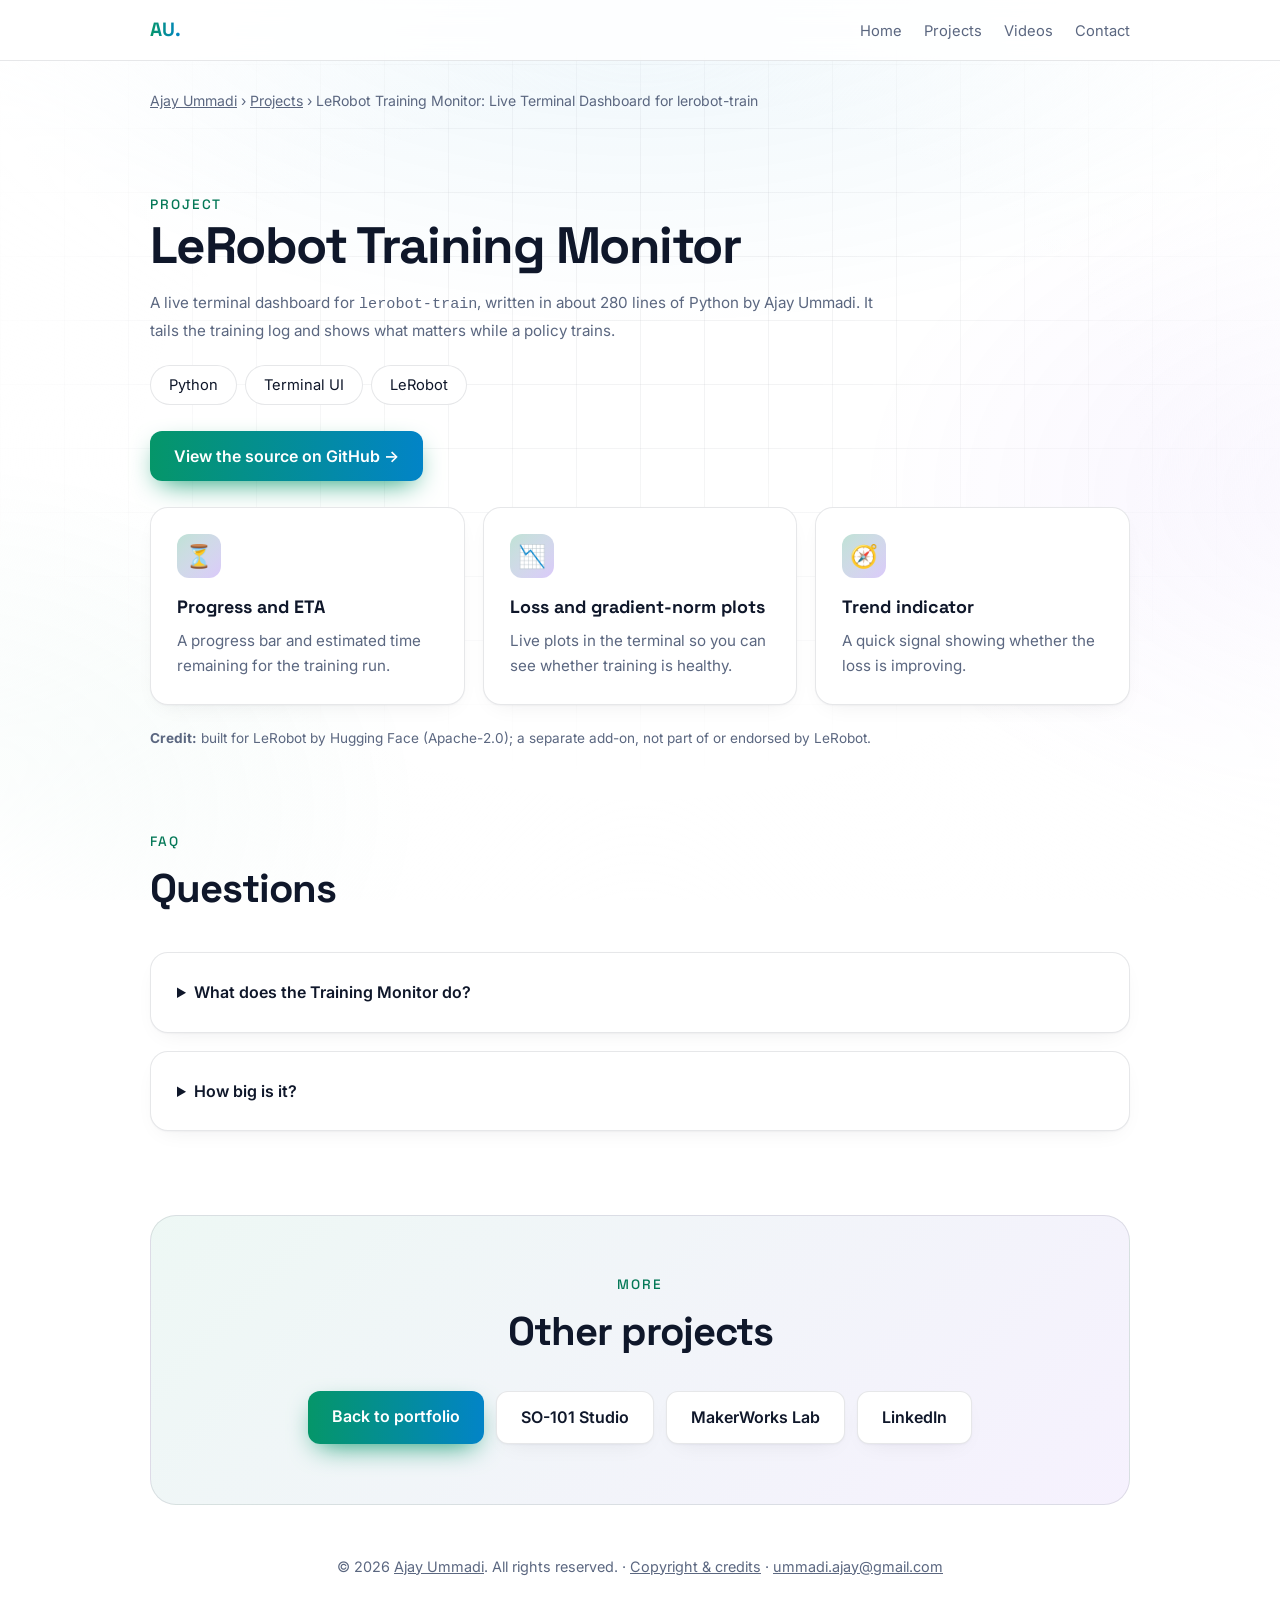
<file: projects/lerobot-training-monitor/index.html>
<!doctype html>
<html lang="en">
<head>
<meta charset="utf-8">
<meta name="viewport" content="width=device-width, initial-scale=1">
<title>LeRobot Training Monitor: Live Terminal Dashboard for lerobot-train | Ajay Ummadi</title>
<meta name="description" content="A live terminal dashboard for lerobot-train in about 280 lines of Python: progress bar, ETA, loss and gradient-norm plots and a trend indicator.">
<meta name="robots" content="index,follow,max-image-preview:large,max-snippet:-1">
<meta name="author" content="Ajay Ummadi"><meta name="copyright" content="© 2026 Ajay Ummadi. All rights reserved.">
<meta name="keywords" content="LeRobot, lerobot-train, training monitor, terminal dashboard, loss plot, gradient norm, Python">
<link rel="icon" href="../../favicon.svg" type="image/svg+xml"><link rel="icon" href="../../favicon-32.png" sizes="32x32" type="image/png"><link rel="shortcut icon" href="../../favicon.ico"><link rel="apple-touch-icon" href="../../apple-touch-icon.png">
<link rel="canonical" href="https://makerworkslab.in/ajayummadi/projects/lerobot-training-monitor/">
<meta property="og:type" content="article"><meta property="og:site_name" content="Ajay Ummadi">
<meta property="og:title" content="LeRobot Training Monitor: Live Terminal Dashboard for lerobot-train"><meta property="og:description" content="A live terminal dashboard for lerobot-train in about 280 lines of Python: progress bar, ETA, loss and gradient-norm plots and a trend indicator.">
<meta property="og:url" content="https://makerworkslab.in/ajayummadi/projects/lerobot-training-monitor/"><meta property="og:image" content="https://makerworkslab.in/ajayummadi/projects/lerobot-training-monitor/og.png">
<meta property="og:image:width" content="1200"><meta property="og:image:height" content="630"><meta property="og:image:alt" content="LeRobot Training Monitor — project by Ajay Ummadi">
<meta name="twitter:card" content="summary_large_image"><meta name="twitter:title" content="LeRobot Training Monitor: Live Terminal Dashboard for lerobot-train">
<meta name="twitter:description" content="A live terminal dashboard for lerobot-train in about 280 lines of Python: progress bar, ETA, loss and gradient-norm plots and a trend indicator."><meta name="twitter:image" content="https://makerworkslab.in/ajayummadi/projects/lerobot-training-monitor/og.png">
<meta name="theme-color" content="#ffffff">
<script type="application/ld+json">
{
 "@context": "https://schema.org",
 "@graph": [
  {
   "@type": "WebPage",
   "@id": "https://makerworkslab.in/ajayummadi/projects/lerobot-training-monitor/",
   "url": "https://makerworkslab.in/ajayummadi/projects/lerobot-training-monitor/",
   "name": "LeRobot Training Monitor: Live Terminal Dashboard for lerobot-train",
   "isPartOf": {
    "@id": "https://makerworkslab.in/ajayummadi/#website"
   },
   "mainEntity": {
    "@id": "https://makerworkslab.in/ajayummadi/projects/lerobot-training-monitor/#project"
   },
   "dateModified": "2026-11-06",
   "breadcrumb": {
    "@id": "https://makerworkslab.in/ajayummadi/projects/lerobot-training-monitor/#crumbs"
   }
  },
  {
   "@type": "BreadcrumbList",
   "itemListElement": [
    {
     "@type": "ListItem",
     "position": 1,
     "name": "Ajay Ummadi",
     "item": "https://makerworkslab.in/ajayummadi/"
    },
    {
     "@type": "ListItem",
     "position": 2,
     "name": "Projects",
     "item": "https://makerworkslab.in/ajayummadi/#projects"
    },
    {
     "@type": "ListItem",
     "position": 3,
     "name": "LeRobot Training Monitor: Live Terminal Dashboard for lerobot-train",
     "item": "https://makerworkslab.in/ajayummadi/projects/lerobot-training-monitor/"
    }
   ],
   "@id": "https://makerworkslab.in/ajayummadi/projects/lerobot-training-monitor/#crumbs"
  },
  {
   "@type": "SoftwareApplication",
   "applicationCategory": "DeveloperApplication",
   "operatingSystem": "Linux, macOS, Windows",
   "isBasedOn": "https://github.com/huggingface/lerobot",
   "codeRepository": "https://github.com/ummadi-ajay/lerobot/blob/dashboard-and-monitor/train_monitor.py",
   "@id": "https://makerworkslab.in/ajayummadi/projects/lerobot-training-monitor/#project",
   "url": "https://makerworkslab.in/ajayummadi/projects/lerobot-training-monitor/",
   "name": "LeRobot Training Monitor: Live Terminal Dashboard for lerobot-train",
   "description": "A live terminal dashboard for lerobot-train in about 280 lines of Python: progress bar, ETA, loss and gradient-norm plots and a trend indicator.",
   "creator": {
    "@id": "https://makerworkslab.in/ajayummadi/#person"
   },
   "author": {
    "@id": "https://makerworkslab.in/ajayummadi/#person"
   },
   "keywords": "LeRobot, lerobot-train, training monitor, terminal dashboard, loss plot, gradient norm, Python",
   "inLanguage": "en",
   "image": "https://makerworkslab.in/ajayummadi/projects/lerobot-training-monitor/og.png",
   "mainEntityOfPage": "https://makerworkslab.in/ajayummadi/projects/lerobot-training-monitor/"
  },
  {
   "@type": "Person",
   "@id": "https://makerworkslab.in/ajayummadi/#person",
   "name": "Ajay Ummadi",
   "url": "https://makerworkslab.in/ajayummadi/",
   "sameAs": [
    "https://www.linkedin.com/in/ajayummadi/",
    "https://www.youtube.com/@MakerWorkslab",
    "https://github.com/ummadi-ajay"
   ]
  },
  {
   "@type": "FAQPage",
   "mainEntity": [
    {
     "@type": "Question",
     "name": "What does the Training Monitor do?",
     "acceptedAnswer": {
      "@type": "Answer",
      "text": "It tails the lerobot-train log and shows a progress bar, ETA, loss and gradient-norm plots and a trend indicator in the terminal."
     }
    },
    {
     "@type": "Question",
     "name": "How big is it?",
     "acceptedAnswer": {
      "@type": "Answer",
      "text": "About 280 lines of Python."
     }
    }
   ]
  }
 ]
}
</script>
<link rel="preconnect" href="https://fonts.googleapis.com">
<link href="https://fonts.googleapis.com/css2?family=Space+Grotesk:wght@400;500;700&family=Inter:wght@400;500;600&display=swap" rel="stylesheet">
<link rel="stylesheet" href="../../style.css">
</head>
<body>
<div class="bg"><i></i><i></i><i></i></div>
<nav aria-label="Main"><div class="wrap"><a class="logo" href="../../" style="text-decoration:none">AU.</a>
<ul><li><a href="../../">Home</a></li><li><a href="../../#projects">Projects</a></li><li><a href="../../#videos">Videos</a></li><li><a href="../../#contact">Contact</a></li></ul></div></nav>
<main>
<div class="wrap" style="padding-top:28px"><p class="muted" style="font-size:.88rem"><a href="../../">Ajay Ummadi</a> › <a href="../../#projects">Projects</a> › LeRobot Training Monitor: Live Terminal Dashboard for lerobot-train</p></div>
<section><div class="wrap">
<p class="eyebrow rv">Project</p><h1 class="rv" style="font-size:clamp(2rem,5vw,3.2rem);letter-spacing:-.03em;margin:6px 0 30px">LeRobot Training Monitor</h1>
<p class="muted rv" style="max-width:740px;margin:-12px 0 22px">A live terminal dashboard for <code>lerobot-train</code>, written in about 280 lines of Python by Ajay Ummadi. It tails the training log and shows what matters while a policy trains.</p>
<div class="chips big rv" style="margin:0 0 26px"><span class="chip">Python</span><span class="chip">Terminal UI</span><span class="chip">LeRobot</span></div>
<div class="btns rv" style="margin:0 0 26px"><a class="btn primary" href="https://github.com/ummadi-ajay/lerobot/blob/dashboard-and-monitor/train_monitor.py" target="_blank" rel="noopener">View the source on GitHub →</a></div>
<div class="grid">
<div class="card rv"><div class="ico">⏳</div><h3>Progress and ETA</h3><p>A progress bar and estimated time remaining for the training run.</p></div>
<div class="card rv"><div class="ico">📉</div><h3>Loss and gradient-norm plots</h3><p>Live plots in the terminal so you can see whether training is healthy.</p></div>
<div class="card rv"><div class="ico">🧭</div><h3>Trend indicator</h3><p>A quick signal showing whether the loss is improving.</p></div>
</div>
<p class="muted rv" style="margin-top:22px;max-width:740px;font-size:.85rem"><b>Credit:</b> built for LeRobot by Hugging Face (Apache-2.0); a separate add-on, not part of or endorsed by LeRobot.</p>
</div></section>
<section><div class="wrap"><p class="eyebrow rv">FAQ</p><h2 class="rv">Questions</h2><div class="grid" style="grid-template-columns:1fr"><details class="card rv"><summary style="cursor:pointer;font-weight:600">What does the Training Monitor do?</summary><p style="margin-top:10px">It tails the lerobot-train log and shows a progress bar, ETA, loss and gradient-norm plots and a trend indicator in the terminal.</p></details><details class="card rv"><summary style="cursor:pointer;font-weight:600">How big is it?</summary><p style="margin-top:10px">About 280 lines of Python.</p></details></div></div></section>
<section><div class="wrap"><div class="cta rv"><p class="eyebrow">More</p><h2>Other projects</h2><div class="btns"><a class="btn primary" href="../../">Back to portfolio</a><a class="btn" href="../so-101-teleoperation-studio/">SO-101 Studio</a><a class="btn" href="../makerworks-lab/">MakerWorks Lab</a><a class="btn" href="https://www.linkedin.com/in/ajayummadi/" target="_blank" rel="noopener">LinkedIn</a></div></div></div></section>
</main>
<footer><div class="wrap">© <span id="y"></span> <a href="../../">Ajay Ummadi</a>. All rights reserved. · <a href="../../copyright/">Copyright &amp; credits</a> · <a href="mailto:ummadi.ajay@gmail.com">ummadi.ajay@gmail.com</a></div></footer>
<script src="../../site.js"></script>
</body>
</html>
</file>
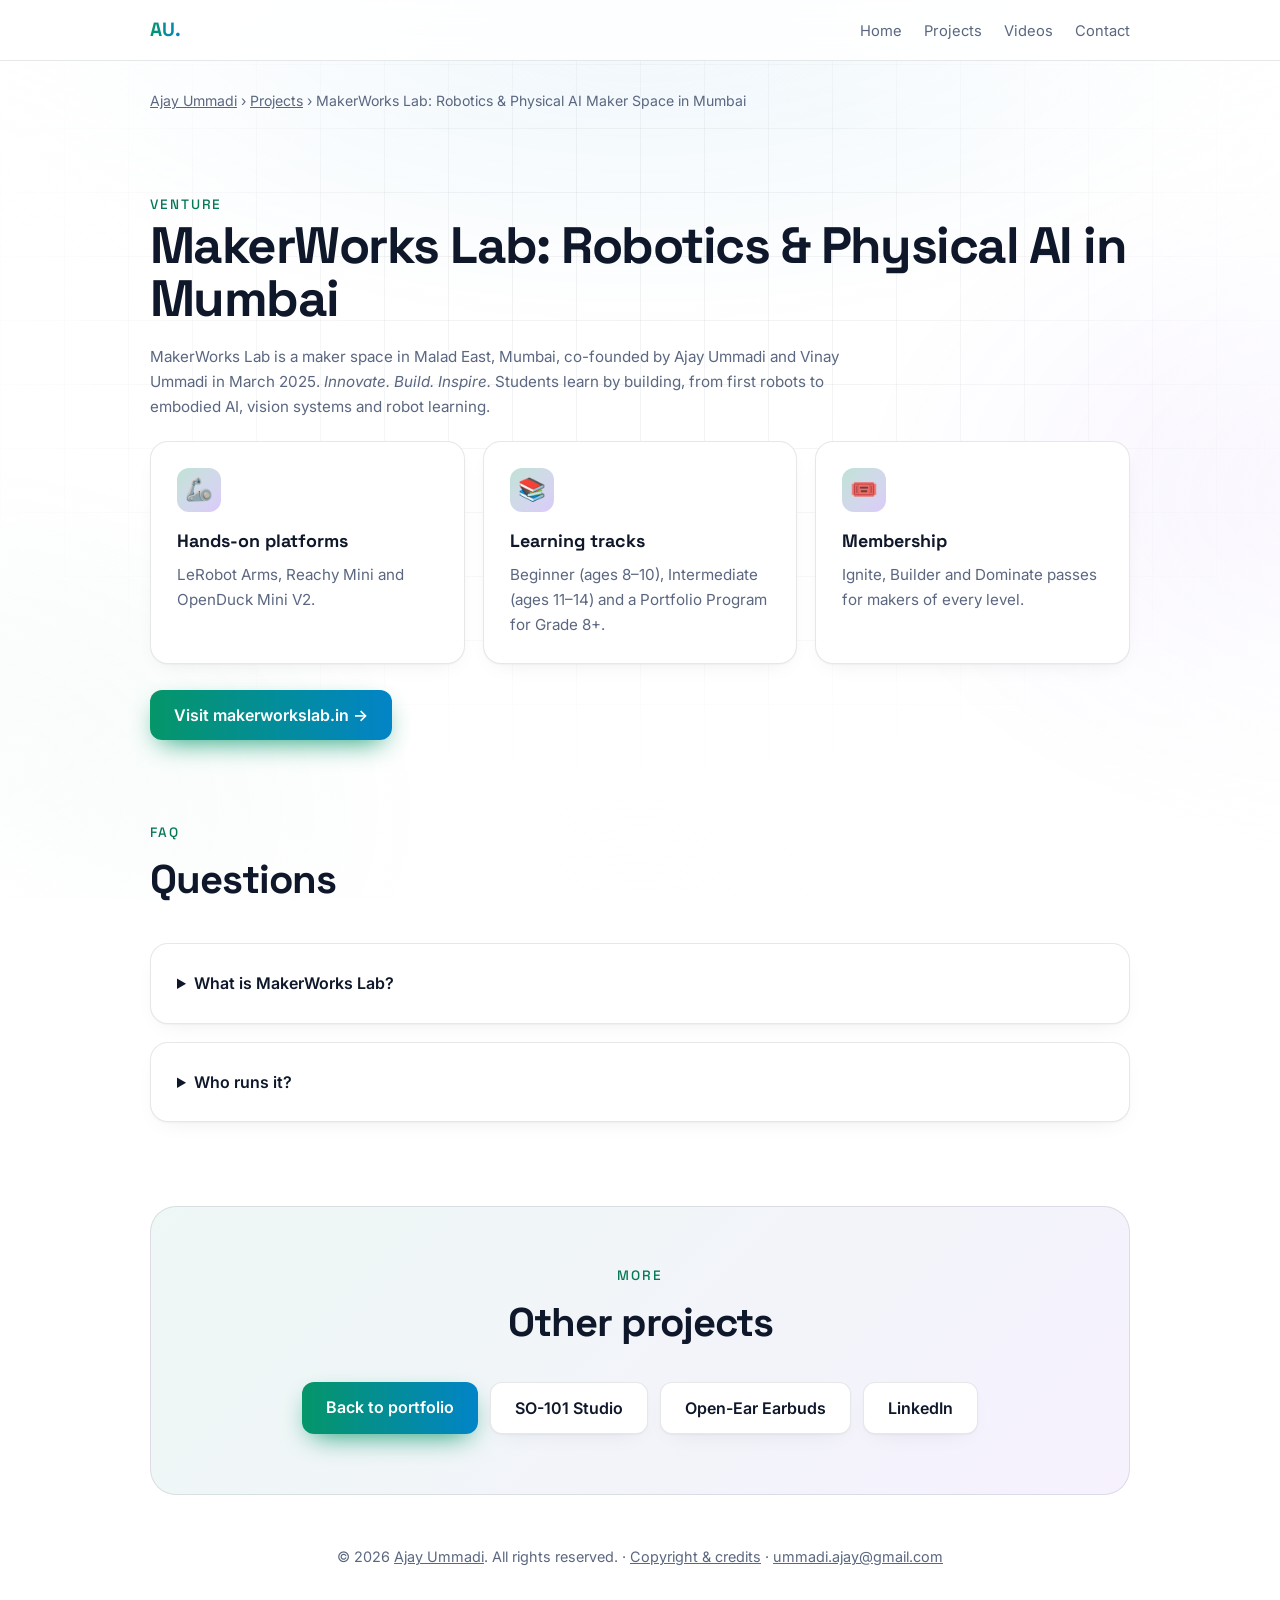
<file: projects/makerworks-lab/index.html>
<!doctype html>
<html lang="en">
<head>
<meta charset="utf-8">
<meta name="viewport" content="width=device-width, initial-scale=1">
<title>MakerWorks Lab: Robotics &amp; Physical AI Maker Space in Mumbai | Ajay Ummadi</title>
<meta name="description" content="MakerWorks Lab, co-founded by Ajay Ummadi and Vinay Ummadi in 2025, is a robotics and Physical AI maker space in Malad East, Mumbai with LeRobot Arms, Reachy Mini and OpenDuck Mini V2.">
<meta name="robots" content="index,follow,max-image-preview:large,max-snippet:-1">
<meta name="author" content="Ajay Ummadi"><meta name="copyright" content="© 2026 Ajay Ummadi. All rights reserved.">
<meta name="keywords" content="MakerWorks Lab, robotics classes Mumbai, Physical AI, maker space Malad East, LeRobot, Reachy Mini">
<link rel="icon" href="../../favicon.svg" type="image/svg+xml"><link rel="icon" href="../../favicon-32.png" sizes="32x32" type="image/png"><link rel="shortcut icon" href="../../favicon.ico"><link rel="apple-touch-icon" href="../../apple-touch-icon.png">
<link rel="canonical" href="https://makerworkslab.in/ajayummadi/projects/makerworks-lab/">
<meta property="og:type" content="article"><meta property="og:site_name" content="Ajay Ummadi">
<meta property="og:title" content="MakerWorks Lab: Robotics &amp; Physical AI Maker Space in Mumbai"><meta property="og:description" content="MakerWorks Lab, co-founded by Ajay Ummadi and Vinay Ummadi in 2025, is a robotics and Physical AI maker space in Malad East, Mumbai with LeRobot Arms, Reachy Mini and OpenDuck Mini V2.">
<meta property="og:url" content="https://makerworkslab.in/ajayummadi/projects/makerworks-lab/"><meta property="og:image" content="https://makerworkslab.in/ajayummadi/projects/makerworks-lab/og.png">
<meta property="og:image:width" content="1200"><meta property="og:image:height" content="630"><meta property="og:image:alt" content="MakerWorks Lab — project by Ajay Ummadi">
<meta name="twitter:card" content="summary_large_image"><meta name="twitter:title" content="MakerWorks Lab: Robotics &amp; Physical AI Maker Space in Mumbai">
<meta name="twitter:description" content="MakerWorks Lab, co-founded by Ajay Ummadi and Vinay Ummadi in 2025, is a robotics and Physical AI maker space in Malad East, Mumbai with LeRobot Arms, Reachy Mini and OpenDuck Mini V2."><meta name="twitter:image" content="https://makerworkslab.in/ajayummadi/projects/makerworks-lab/og.png">
<meta name="theme-color" content="#ffffff">
<script type="application/ld+json">
{
 "@context": "https://schema.org",
 "@graph": [
  {
   "@type": "WebPage",
   "@id": "https://makerworkslab.in/ajayummadi/projects/makerworks-lab/",
   "url": "https://makerworkslab.in/ajayummadi/projects/makerworks-lab/",
   "name": "MakerWorks Lab: Robotics & Physical AI Maker Space in Mumbai",
   "isPartOf": {
    "@id": "https://makerworkslab.in/ajayummadi/#website"
   },
   "mainEntity": {
    "@id": "https://makerworkslab.in/ajayummadi/projects/makerworks-lab/#project"
   },
   "dateModified": "2026-11-06",
   "breadcrumb": {
    "@id": "https://makerworkslab.in/ajayummadi/projects/makerworks-lab/#crumbs"
   }
  },
  {
   "@type": "BreadcrumbList",
   "itemListElement": [
    {
     "@type": "ListItem",
     "position": 1,
     "name": "Ajay Ummadi",
     "item": "https://makerworkslab.in/ajayummadi/"
    },
    {
     "@type": "ListItem",
     "position": 2,
     "name": "Projects",
     "item": "https://makerworkslab.in/ajayummadi/#projects"
    },
    {
     "@type": "ListItem",
     "position": 3,
     "name": "MakerWorks Lab: Robotics & Physical AI Maker Space in Mumbai",
     "item": "https://makerworkslab.in/ajayummadi/projects/makerworks-lab/"
    }
   ],
   "@id": "https://makerworkslab.in/ajayummadi/projects/makerworks-lab/#crumbs"
  },
  {
   "@type": "Organization",
   "@id": "https://makerworkslab.in/ajayummadi/projects/makerworks-lab/#project",
   "url": "https://makerworkslab.in/ajayummadi/projects/makerworks-lab/",
   "founder": [
    {
     "@id": "https://makerworkslab.in/ajayummadi/#person"
    },
    {
    "@type": "Person",
    "name": "Vinay Ummadi",
    "jobTitle": "Co-founder and Robotics Lead, MakerWorks Lab"
   }
   ],
   "address": {
    "@type": "PostalAddress",
    "addressLocality": "Malad East, Mumbai",
    "addressCountry": "IN"
   },
   "name": "MakerWorks Lab: Robotics & Physical AI Maker Space in Mumbai",
   "description": "MakerWorks Lab, co-founded by Ajay Ummadi and Vinay Ummadi in 2025, is a robotics and Physical AI maker space in Malad East, Mumbai with LeRobot Arms, Reachy Mini and OpenDuck Mini V2.",
   "creator": {
    "@id": "https://makerworkslab.in/ajayummadi/#person"
   },
   "author": {
    "@id": "https://makerworkslab.in/ajayummadi/#person"
   },
   "keywords": "MakerWorks Lab, robotics classes Mumbai, Physical AI, maker space Malad East, LeRobot, Reachy Mini",
   "inLanguage": "en",
   "image": "https://makerworkslab.in/ajayummadi/projects/makerworks-lab/og.png",
   "mainEntityOfPage": "https://makerworkslab.in/ajayummadi/projects/makerworks-lab/"
  },
  {
   "@type": "Person",
   "@id": "https://makerworkslab.in/ajayummadi/#person",
   "name": "Ajay Ummadi",
   "url": "https://makerworkslab.in/ajayummadi/",
   "sameAs": [
    "https://www.linkedin.com/in/ajayummadi/",
    "https://www.youtube.com/@MakerWorkslab",
    "https://github.com/ummadi-ajay"
   ]
  },
  {
   "@type": "FAQPage",
   "mainEntity": [
    {
     "@type": "Question",
     "name": "What is MakerWorks Lab?",
     "acceptedAnswer": {
      "@type": "Answer",
      "text": "A maker space in Malad East, Mumbai teaching robotics, Physical AI and hands-on hardware engineering."
     }
    },
    {
     "@type": "Question",
     "name": "Who runs it?",
     "acceptedAnswer": {
      "@type": "Answer",
      "text": "Ajay Ummadi is the Co-founder and Managing Partner since March 2025."
     }
    }
   ]
  }
 ]
}
</script>
<link rel="preconnect" href="https://fonts.googleapis.com">
<link href="https://fonts.googleapis.com/css2?family=Space+Grotesk:wght@400;500;700&family=Inter:wght@400;500;600&display=swap" rel="stylesheet">
<link rel="stylesheet" href="../../style.css">
</head>
<body>
<div class="bg"><i></i><i></i><i></i></div>
<nav aria-label="Main"><div class="wrap"><a class="logo" href="../../" style="text-decoration:none">AU.</a>
<ul><li><a href="../../">Home</a></li><li><a href="../../#projects">Projects</a></li><li><a href="../../#videos">Videos</a></li><li><a href="../../#contact">Contact</a></li></ul></div></nav>
<main>
<div class="wrap" style="padding-top:28px"><p class="muted" style="font-size:.88rem"><a href="../../">Ajay Ummadi</a> › <a href="../../#projects">Projects</a> › MakerWorks Lab: Robotics &amp; Physical AI Maker Space in Mumbai</p></div>
<section><div class="wrap">
<p class="eyebrow rv">Venture</p><h1 class="rv" style="font-size:clamp(2rem,5vw,3.2rem);letter-spacing:-.03em;margin:6px 0 30px">MakerWorks Lab: Robotics &amp; Physical AI in Mumbai</h1>
<p class="muted rv" style="max-width:740px;margin:-12px 0 22px">MakerWorks Lab is a maker space in Malad East, Mumbai, co-founded by Ajay Ummadi and Vinay Ummadi in March 2025. <em>Innovate. Build. Inspire.</em> Students learn by building, from first robots to embodied AI, vision systems and robot learning.</p>
<div class="grid">
<div class="card rv"><div class="ico">🦾</div><h3>Hands-on platforms</h3><p>LeRobot Arms, Reachy Mini and OpenDuck Mini V2.</p></div>
<div class="card rv"><div class="ico">📚</div><h3>Learning tracks</h3><p>Beginner (ages 8–10), Intermediate (ages 11–14) and a Portfolio Program for Grade 8+.</p></div>
<div class="card rv"><div class="ico">🎟️</div><h3>Membership</h3><p>Ignite, Builder and Dominate passes for makers of every level.</p></div>
</div>
<div class="btns rv" style="margin-top:26px"><a class="btn primary" href="https://makerworkslab.in/" target="_blank" rel="noopener">Visit makerworkslab.in →</a></div>
</div></section>
<section><div class="wrap"><p class="eyebrow rv">FAQ</p><h2 class="rv">Questions</h2><div class="grid" style="grid-template-columns:1fr"><details class="card rv"><summary style="cursor:pointer;font-weight:600">What is MakerWorks Lab?</summary><p style="margin-top:10px">A maker space in Malad East, Mumbai teaching robotics, Physical AI and hands-on hardware engineering.</p></details><details class="card rv"><summary style="cursor:pointer;font-weight:600">Who runs it?</summary><p style="margin-top:10px">Ajay Ummadi is the Co-founder and Managing Partner since March 2025.</p></details></div></div></section>
<section><div class="wrap"><div class="cta rv"><p class="eyebrow">More</p><h2>Other projects</h2><div class="btns"><a class="btn primary" href="../../">Back to portfolio</a><a class="btn" href="../so-101-teleoperation-studio/">SO-101 Studio</a><a class="btn" href="../open-ear-earbuds/">Open-Ear Earbuds</a><a class="btn" href="https://www.linkedin.com/in/ajayummadi/" target="_blank" rel="noopener">LinkedIn</a></div></div></div></section>
</main>
<footer><div class="wrap">© <span id="y"></span> <a href="../../">Ajay Ummadi</a>. All rights reserved. · <a href="../../copyright/">Copyright &amp; credits</a> · <a href="mailto:ummadi.ajay@gmail.com">ummadi.ajay@gmail.com</a></div></footer>
<script src="../../site.js"></script>
</body>
</html>
</file>
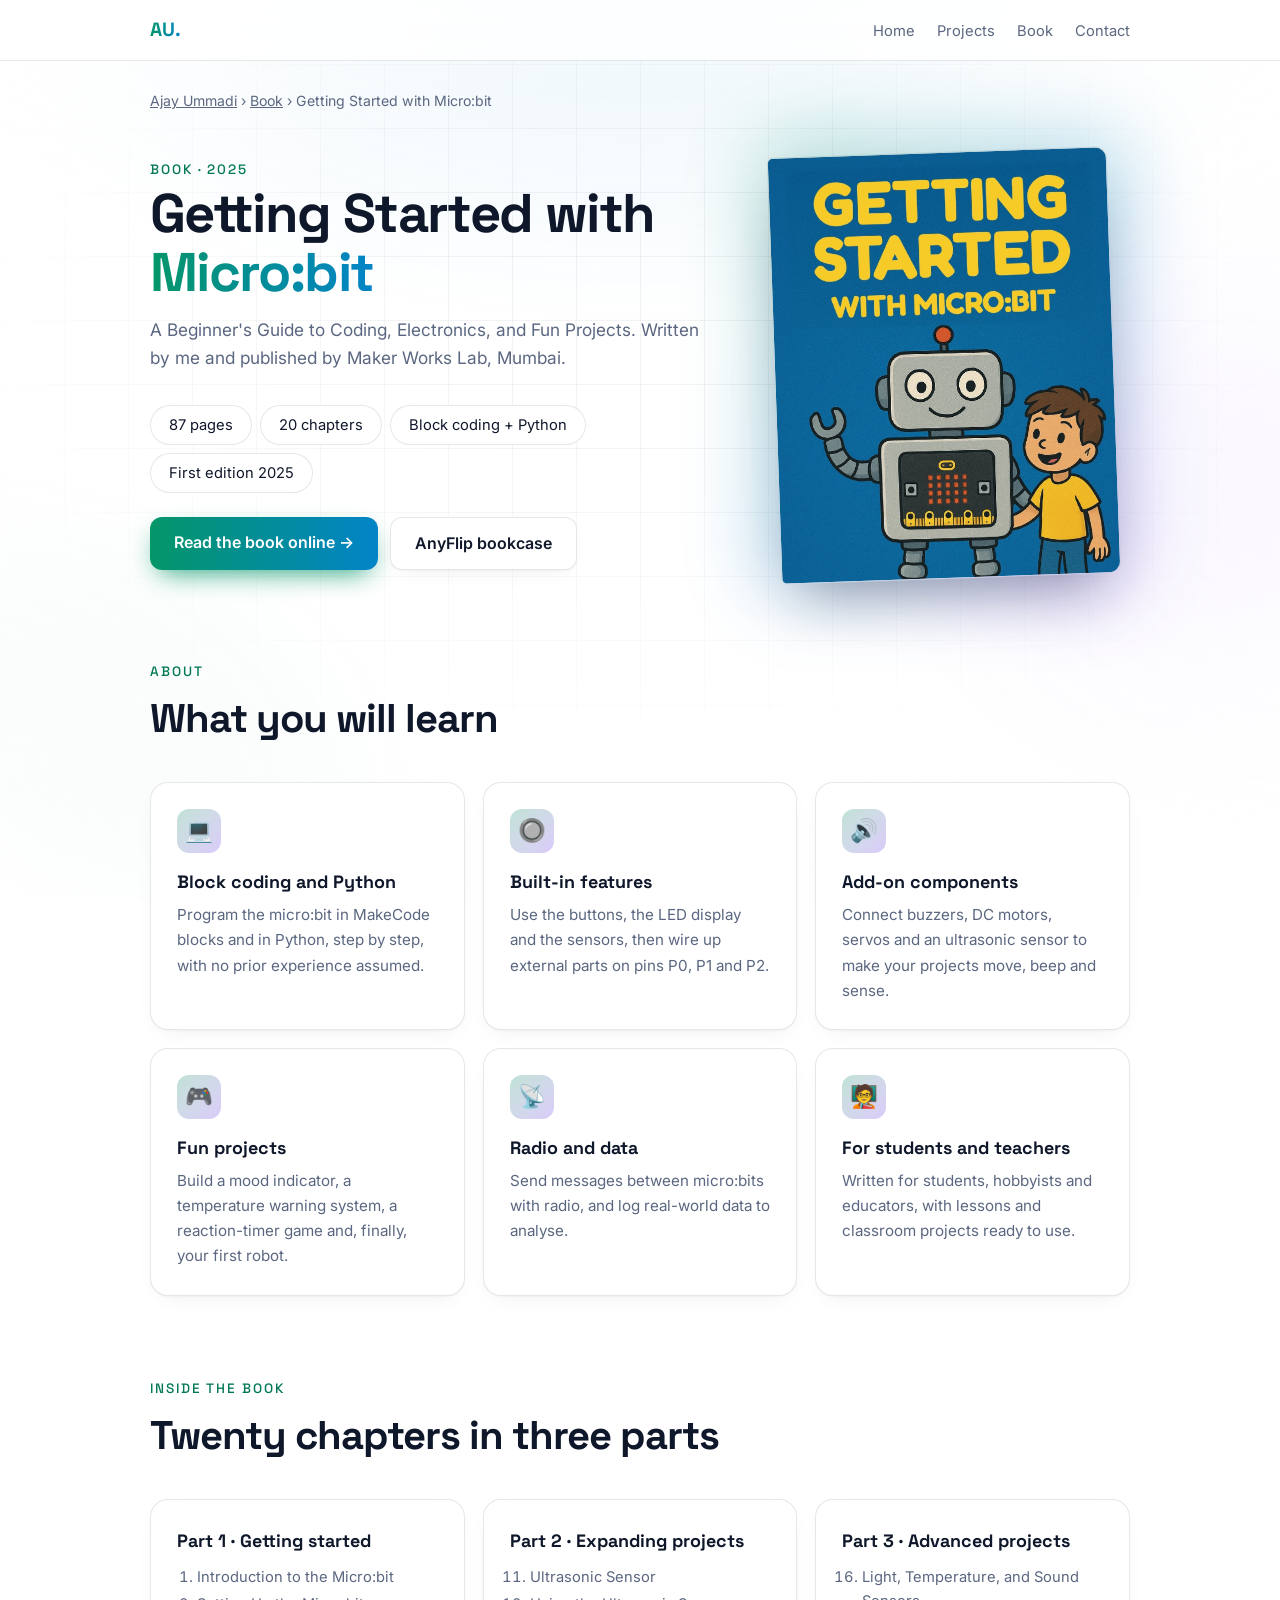
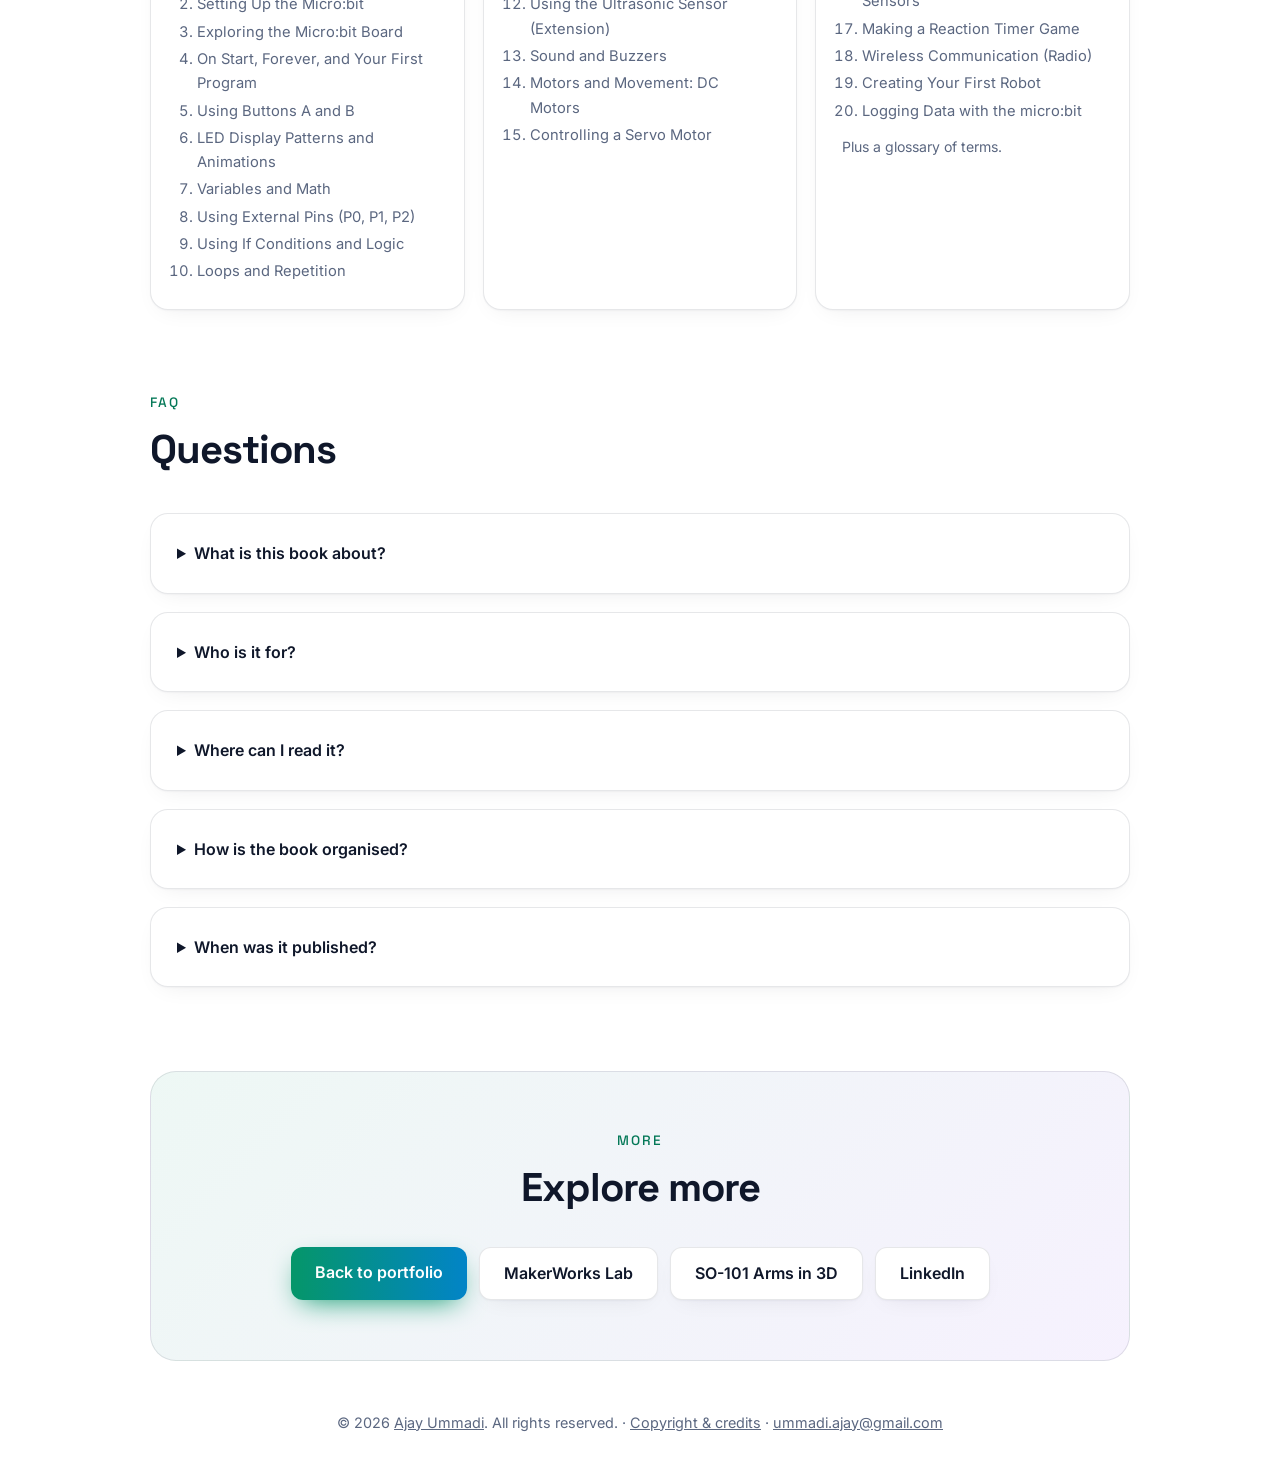
<file: projects/microbit-beginners-guide/index.html>
<!doctype html>
<html lang="en">
<head>
<meta charset="utf-8">
<meta name="viewport" content="width=device-width, initial-scale=1">
<title>Getting Started with Micro:bit: Book by Ajay Ummadi | Maker Works Lab</title>
<meta name="description" content="An 87-page, 20-chapter beginner&#x27;s guide by Ajay Ummadi of Maker Works Lab, Mumbai (2025): block coding and Python, sensors, motors, a reaction-timer game, radio and your first micro:bit robot.">
<meta name="robots" content="index,follow,max-image-preview:large,max-snippet:-1">
<meta name="author" content="Ajay Ummadi"><meta name="copyright" content="© 2026 Ajay Ummadi. All rights reserved.">
<meta name="keywords" content="Getting Started with Micro:bit, micro:bit book, beginner coding book, electronics for beginners, Ajay Ummadi, Maker Works Lab, STEM education">
<link rel="icon" href="../../favicon.svg" type="image/svg+xml"><link rel="icon" href="../../favicon-32.png" sizes="32x32" type="image/png"><link rel="shortcut icon" href="../../favicon.ico"><link rel="apple-touch-icon" href="../../apple-touch-icon.png">
<link rel="canonical" href="https://makerworkslab.in/ajayummadi/projects/microbit-beginners-guide/">
<meta property="og:type" content="book"><meta property="og:site_name" content="Ajay Ummadi">
<meta property="og:title" content="Getting Started with Micro:bit: a book by Ajay Ummadi"><meta property="og:description" content="An 87-page, 20-chapter beginner&#x27;s guide by Ajay Ummadi of Maker Works Lab, Mumbai (2025): block coding and Python, sensors, motors, a reaction-timer game, radio and your first micro:bit robot.">
<meta property="og:url" content="https://makerworkslab.in/ajayummadi/projects/microbit-beginners-guide/"><meta property="og:image" content="https://makerworkslab.in/ajayummadi/projects/microbit-beginners-guide/og.png">
<meta property="og:image:width" content="1200"><meta property="og:image:height" content="630"><meta property="og:image:alt" content="Cover of Getting Started with Micro:bit by Ajay Ummadi">
<meta name="twitter:card" content="summary_large_image"><meta name="twitter:title" content="Getting Started with Micro:bit: a book by Ajay Ummadi">
<meta name="twitter:description" content="An 87-page, 20-chapter beginner&#x27;s guide by Ajay Ummadi of Maker Works Lab, Mumbai (2025): block coding and Python, sensors, motors, a reaction-timer game, radio and your first micro:bit robot."><meta name="twitter:image" content="https://makerworkslab.in/ajayummadi/projects/microbit-beginners-guide/og.png">
<meta name="theme-color" content="#ffffff">
<script type="application/ld+json">
{
 "@context": "https://schema.org",
 "@graph": [
  {
   "@type": "WebPage",
   "@id": "https://makerworkslab.in/ajayummadi/projects/microbit-beginners-guide/",
   "url": "https://makerworkslab.in/ajayummadi/projects/microbit-beginners-guide/",
   "name": "Getting Started with Micro:bit | Book by Ajay Ummadi",
   "isPartOf": {
    "@id": "https://makerworkslab.in/ajayummadi/#website"
   },
   "mainEntity": {
    "@id": "https://makerworkslab.in/ajayummadi/projects/microbit-beginners-guide/#book"
   },
   "dateModified": "2026-11-06",
   "breadcrumb": {
    "@id": "https://makerworkslab.in/ajayummadi/projects/microbit-beginners-guide/#crumbs"
   }
  },
  {
   "@type": "BreadcrumbList",
   "@id": "https://makerworkslab.in/ajayummadi/projects/microbit-beginners-guide/#crumbs",
   "itemListElement": [
    {
     "@type": "ListItem",
     "position": 1,
     "name": "Ajay Ummadi",
     "item": "https://makerworkslab.in/ajayummadi/"
    },
    {
     "@type": "ListItem",
     "position": 2,
     "name": "Book",
     "item": "https://makerworkslab.in/ajayummadi/#book"
    },
    {
     "@type": "ListItem",
     "position": 3,
     "name": "Getting Started with Micro:bit",
     "item": "https://makerworkslab.in/ajayummadi/projects/microbit-beginners-guide/"
    }
   ]
  },
  {
   "@type": "Book",
   "@id": "https://makerworkslab.in/ajayummadi/projects/microbit-beginners-guide/#book",
   "name": "Getting Started with Micro:bit",
   "alternativeName": "Getting Started with Micro:bit: A Beginner's Guide to Coding, Electronics, and Fun Projects",
   "description": "An 87-page, 20-chapter beginner's guide by Ajay Ummadi of Maker Works Lab, Mumbai (2025): block coding and Python, sensors, motors, a reaction-timer game, radio and your first micro:bit robot.",
   "author": {
    "@id": "https://makerworkslab.in/ajayummadi/#person"
   },
   "publisher": {
    "@type": "Organization",
    "name": "Maker Works Lab",
    "url": "https://makerworkslab.in/"
   },
   "datePublished": "2025",
   "numberOfPages": 87,
   "bookEdition": "First Edition",
   "inLanguage": "en",
   "image": "https://makerworkslab.in/ajayummadi/projects/microbit-beginners-guide/cover.jpg",
   "url": "https://makerworkslab.in/ajayummadi/projects/microbit-beginners-guide/",
   "keywords": "Getting Started with Micro:bit, micro:bit book, beginner coding book, electronics for beginners, Ajay Ummadi, Maker Works Lab, STEM education",
   "audience": {
    "@type": "Audience",
    "audienceType": "Beginners"
   },
   "workExample": {
    "@type": "Book",
    "bookFormat": "https://schema.org/EBook",
    "url": "https://online.anyflip.com/aogwo/mjyr/index.html"
   }
  },
  {
   "@type": "Person",
   "@id": "https://makerworkslab.in/ajayummadi/#person",
   "name": "Ajay Ummadi",
   "url": "https://makerworkslab.in/ajayummadi/",
   "sameAs": [
    "https://www.linkedin.com/in/ajayummadi/",
    "https://www.youtube.com/@MakerWorkslab",
    "https://github.com/ummadi-ajay"
   ]
  },
  {
   "@type": "FAQPage",
   "mainEntity": [
    {
     "@type": "Question",
     "name": "What is this book about?",
     "acceptedAnswer": {
      "@type": "Answer",
      "text": "Getting Started with Micro:bit is a beginner's guide to coding, electronics and fun projects using the micro:bit, written by Ajay Ummadi of Maker Works Lab."
     }
    },
    {
     "@type": "Question",
     "name": "Who is it for?",
     "acceptedAnswer": {
      "@type": "Answer",
      "text": "Beginners who want to start coding and building with electronics. It comes from Maker Works Lab's work teaching hands-on STEM and robotics in Mumbai."
     }
    },
    {
     "@type": "Question",
     "name": "Where can I read it?",
     "acceptedAnswer": {
      "@type": "Answer",
      "text": "Online as a flipbook on AnyFlip: https://online.anyflip.com/aogwo/mjyr/index.html"
     }
    },
    {
     "@type": "Question",
     "name": "How is the book organised?",
     "acceptedAnswer": {
      "@type": "Answer",
      "text": "It has 87 pages and 20 chapters in three parts: Getting Started (chapters 1 to 10), Expanding Projects (11 to 15) and Advanced Projects (16 to 20), ending with a glossary of terms."
     }
    },
    {
     "@type": "Question",
     "name": "When was it published?",
     "acceptedAnswer": {
      "@type": "Answer",
      "text": "2025, first edition, by Maker Works Lab, Mumbai, India."
     }
    }
   ]
  }
 ]
}
</script>
<link rel="preconnect" href="https://fonts.googleapis.com">
<link href="https://fonts.googleapis.com/css2?family=Space+Grotesk:wght@400;500;700&family=Inter:wght@400;500;600&display=swap" rel="stylesheet">
<link rel="stylesheet" href="../../style.css">
<style>
.bk-ch{padding-left:20px;margin:10px 0 0;color:var(--muted);font-size:.92rem;display:grid;gap:3px}
.bk-hero{padding:40px 0 0}.bk-grid{display:grid;grid-template-columns:1.2fr .8fr;gap:48px;align-items:center}
.bk-cover{margin:0;justify-self:center;position:relative;max-width:340px}
.bk-cover::before{content:"";position:absolute;inset:-18px;border-radius:30px;background:linear-gradient(135deg,var(--a),var(--b),var(--c));filter:blur(38px);opacity:.25;z-index:-1}
.bk-cover img{width:100%;height:auto;display:block;border-radius:6px 12px 12px 6px;border:1px solid var(--line);box-shadow:0 30px 60px -22px rgba(15,23,42,.4);transform:rotate(-2deg);transition:transform .4s}
.bk-cover img:hover{transform:rotate(0) scale(1.02)}
@media(max-width:780px){.bk-grid{grid-template-columns:1fr}.bk-cover{order:-1;max-width:260px}}
</style>
</head>
<body>
<div class="bg"><i></i><i></i><i></i></div>
<nav aria-label="Main"><div class="wrap"><a class="logo" href="../../" style="text-decoration:none">AU.</a>
<ul><li><a href="../../">Home</a></li><li><a href="../../#projects">Projects</a></li><li><a href="../../#book">Book</a></li><li><a href="../../#contact">Contact</a></li></ul></div></nav>
<main>
<div class="wrap" style="padding-top:28px"><p class="muted" style="font-size:.88rem"><a href="../../">Ajay Ummadi</a> › <a href="../../#book">Book</a> › Getting Started with Micro:bit</p></div>
<section class="bk-hero"><div class="wrap bk-grid">
<div>
<p class="eyebrow rv">Book · 2025</p>
<h1 class="rv" style="font-size:clamp(2rem,5.5vw,3.4rem);letter-spacing:-.03em;margin:6px 0 14px;line-height:1.08">Getting Started with <span class="grad">Micro:bit</span></h1>
<p class="lead rv" style="max-width:560px;margin-top:0">A Beginner's Guide to Coding, Electronics, and Fun Projects. Written by me and published by Maker Works Lab, Mumbai.</p>
<div class="chips big rv" style="margin:0 0 24px"><span class="chip">87 pages</span><span class="chip">20 chapters</span><span class="chip">Block coding + Python</span><span class="chip">First edition 2025</span></div>
<div class="btns rv"><a class="btn primary" href="https://online.anyflip.com/aogwo/mjyr/index.html" target="_blank" rel="noopener">Read the book online →</a><a class="btn" href="https://anyflip.com/bookcase/hrxwz/" target="_blank" rel="noopener">AnyFlip bookcase</a></div>
</div>
<figure class="rv bk-cover"><img src="cover.jpg" width="1101" height="1383" alt="Illustrated cover of Getting Started with Micro:bit: a friendly robot with a micro:bit on its chest waves beside a smiling child" fetchpriority="high"></figure>
</div></section>

<section><div class="wrap">
<p class="eyebrow rv">About</p><h2 class="rv">What you will learn</h2>
<div class="grid">
<div class="card rv"><div class="ico">💻</div><h3>Block coding and Python</h3><p>Program the micro:bit in MakeCode blocks and in Python, step by step, with no prior experience assumed.</p></div>
<div class="card rv"><div class="ico">🔘</div><h3>Built-in features</h3><p>Use the buttons, the LED display and the sensors, then wire up external parts on pins P0, P1 and P2.</p></div>
<div class="card rv"><div class="ico">🔊</div><h3>Add-on components</h3><p>Connect buzzers, DC motors, servos and an ultrasonic sensor to make your projects move, beep and sense.</p></div>
<div class="card rv"><div class="ico">🎮</div><h3>Fun projects</h3><p>Build a mood indicator, a temperature warning system, a reaction-timer game and, finally, your first robot.</p></div>
<div class="card rv"><div class="ico">📡</div><h3>Radio and data</h3><p>Send messages between micro:bits with radio, and log real-world data to analyse.</p></div>
<div class="card rv"><div class="ico">🧑‍🏫</div><h3>For students and teachers</h3><p>Written for students, hobbyists and educators, with lessons and classroom projects ready to use.</p></div>
</div>
</div></section>

<section><div class="wrap">
<p class="eyebrow rv">Inside the book</p><h2 class="rv">Twenty chapters in three parts</h2>
<div class="grid">
<div class="card rv"><h3>Part 1 · Getting started</h3><ol class="bk-ch"><li>Introduction to the Micro:bit</li><li>Setting Up the Micro:bit</li><li>Exploring the Micro:bit Board</li><li>On Start, Forever, and Your First Program</li><li>Using Buttons A and B</li><li>LED Display Patterns and Animations</li><li>Variables and Math</li><li>Using External Pins (P0, P1, P2)</li><li>Using If Conditions and Logic</li><li>Loops and Repetition</li></ol></div>
<div class="card rv"><h3>Part 2 · Expanding projects</h3><ol class="bk-ch" start="11"><li>Ultrasonic Sensor</li><li>Using the Ultrasonic Sensor (Extension)</li><li>Sound and Buzzers</li><li>Motors and Movement: DC Motors</li><li>Controlling a Servo Motor</li></ol></div>
<div class="card rv"><h3>Part 3 · Advanced projects</h3><ol class="bk-ch" start="16"><li>Light, Temperature, and Sound Sensors</li><li>Making a Reaction Timer Game</li><li>Wireless Communication (Radio)</li><li>Creating Your First Robot</li><li>Logging Data with the micro:bit</li></ol><p class="muted" style="margin-top:12px;font-size:.88rem">Plus a glossary of terms.</p></div>
</div>
</div></section>

<section><div class="wrap"><p class="eyebrow rv">FAQ</p><h2 class="rv">Questions</h2><div class="grid" style="grid-template-columns:1fr"><details class="card rv"><summary style="cursor:pointer;font-weight:600">What is this book about?</summary><p style="margin-top:10px">Getting Started with Micro:bit is a beginner&#x27;s guide to coding, electronics and fun projects using the micro:bit, written by Ajay Ummadi of Maker Works Lab.</p></details><details class="card rv"><summary style="cursor:pointer;font-weight:600">Who is it for?</summary><p style="margin-top:10px">Beginners who want to start coding and building with electronics. It comes from Maker Works Lab&#x27;s work teaching hands-on STEM and robotics in Mumbai.</p></details><details class="card rv"><summary style="cursor:pointer;font-weight:600">Where can I read it?</summary><p style="margin-top:10px">Online as a flipbook on AnyFlip: https://online.anyflip.com/aogwo/mjyr/index.html</p></details><details class="card rv"><summary style="cursor:pointer;font-weight:600">How is the book organised?</summary><p style="margin-top:10px">It has 87 pages and 20 chapters in three parts: Getting Started (chapters 1 to 10), Expanding Projects (11 to 15) and Advanced Projects (16 to 20), ending with a glossary of terms.</p></details><details class="card rv"><summary style="cursor:pointer;font-weight:600">When was it published?</summary><p style="margin-top:10px">2025, first edition, by Maker Works Lab, Mumbai, India.</p></details></div></div></section>
<section><div class="wrap"><div class="cta rv"><p class="eyebrow">More</p><h2>Explore more</h2><div class="btns"><a class="btn primary" href="../../">Back to portfolio</a><a class="btn" href="../makerworks-lab/">MakerWorks Lab</a><a class="btn" href="../lerobot-so-101/">SO-101 Arms in 3D</a><a class="btn" href="https://www.linkedin.com/in/ajayummadi/" target="_blank" rel="noopener">LinkedIn</a></div></div></div></section>
</main>
<footer><div class="wrap">© <span id="y"></span> <a href="../../">Ajay Ummadi</a>. All rights reserved. · <a href="../../copyright/">Copyright &amp; credits</a> · <a href="mailto:ummadi.ajay@gmail.com">ummadi.ajay@gmail.com</a></div></footer>
<script src="../../site.js"></script>
</body>
</html>
</file>
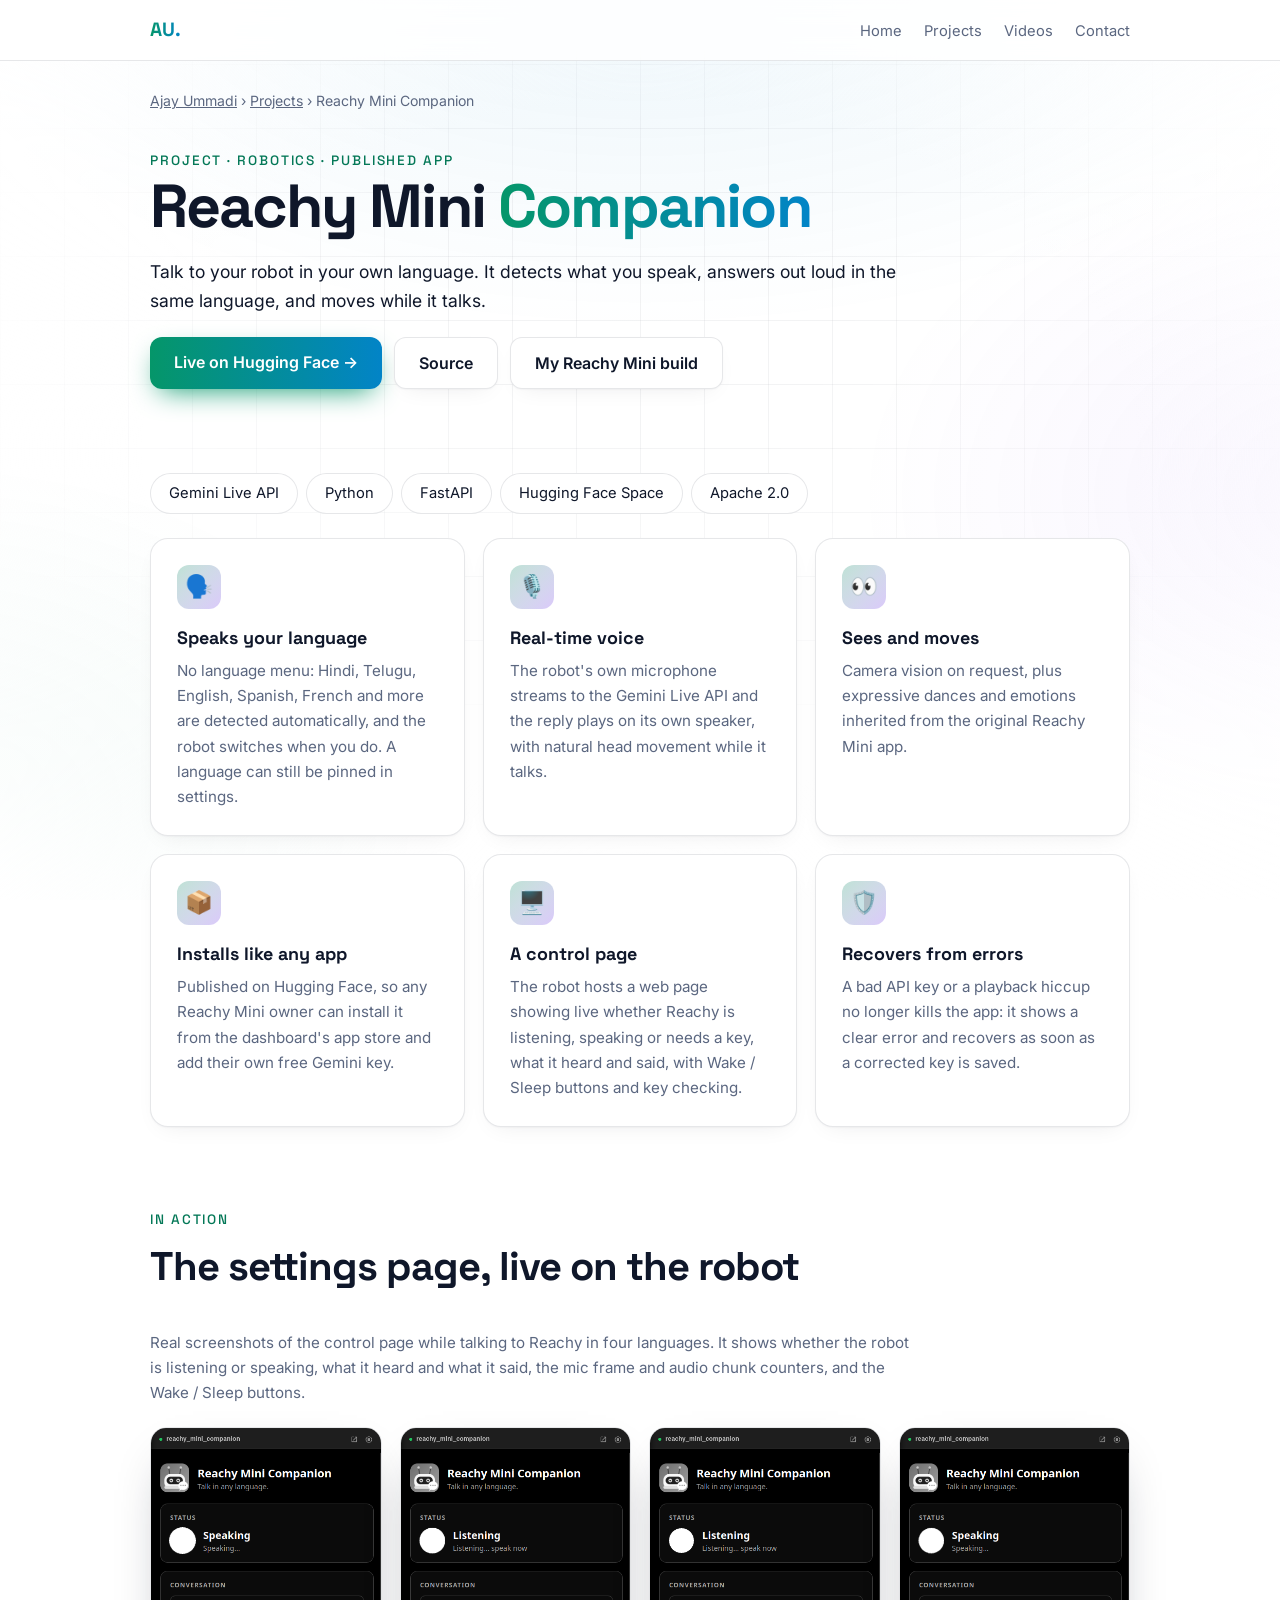
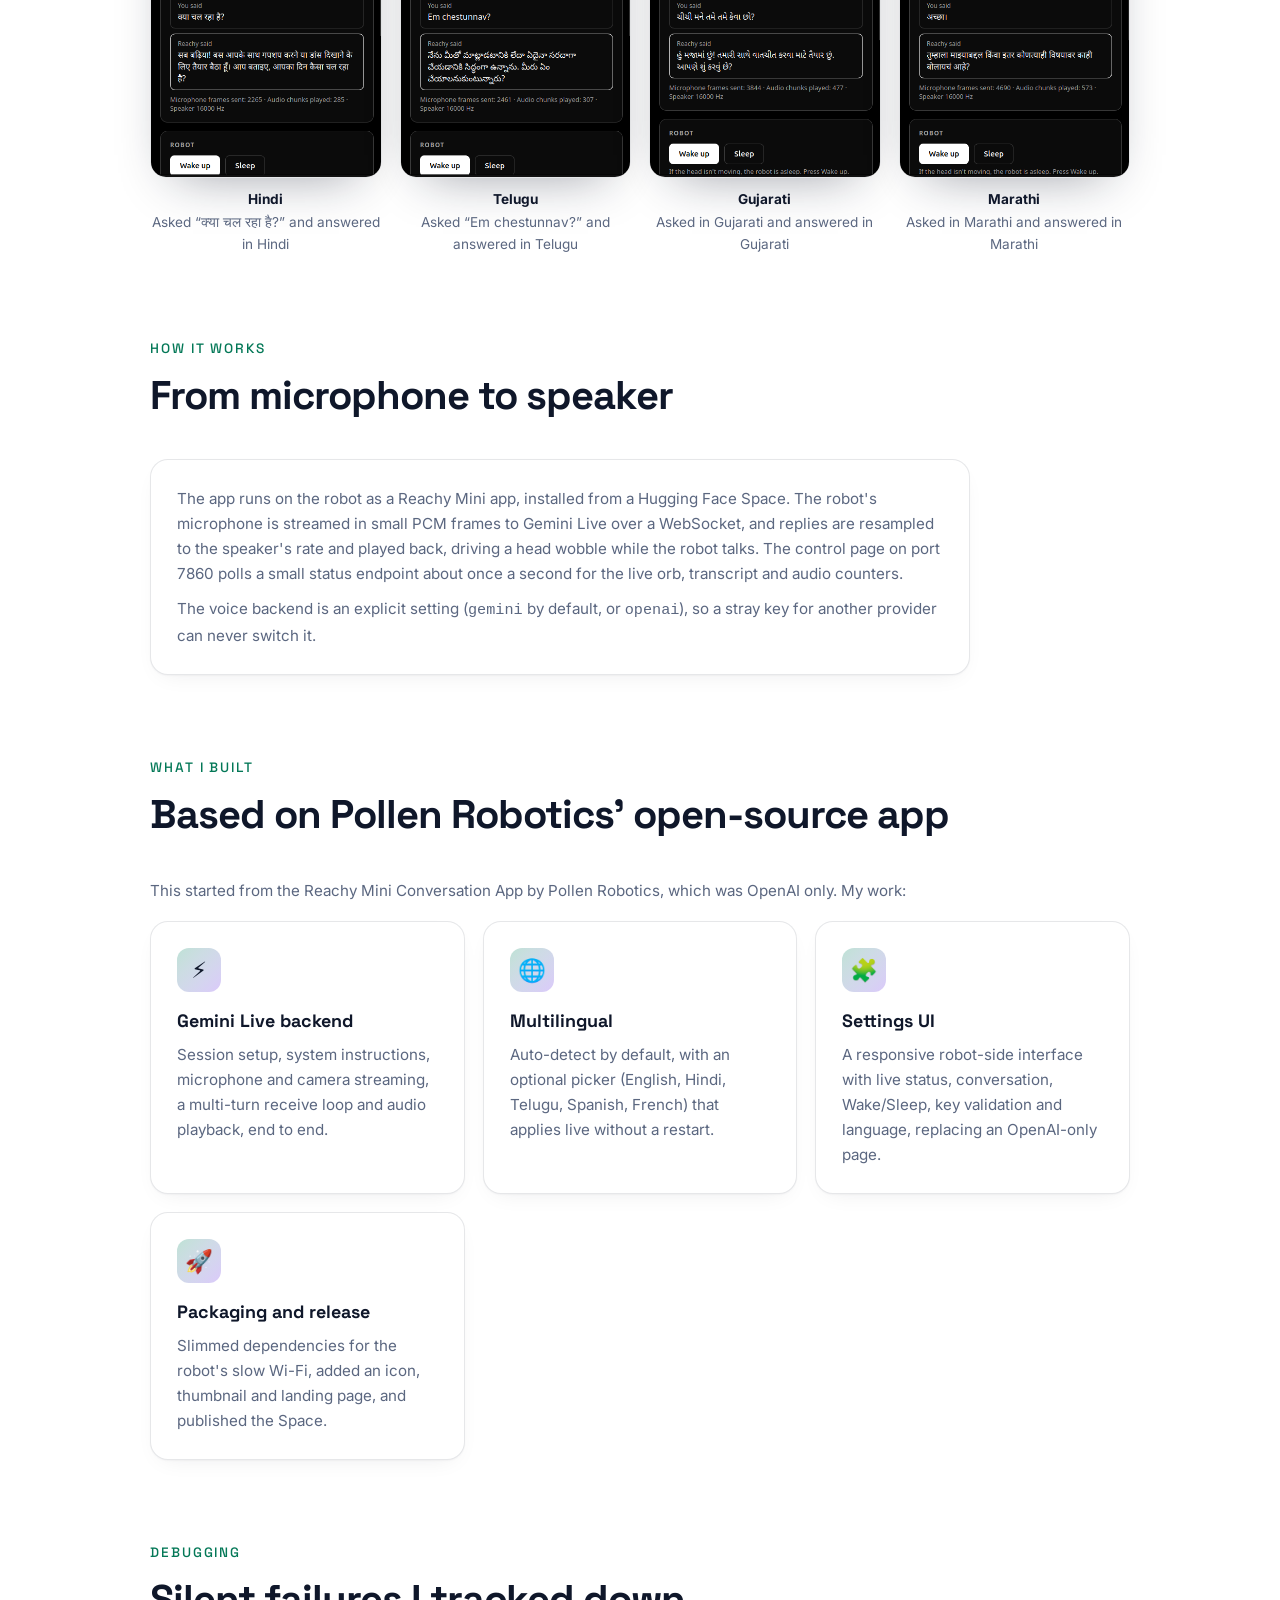
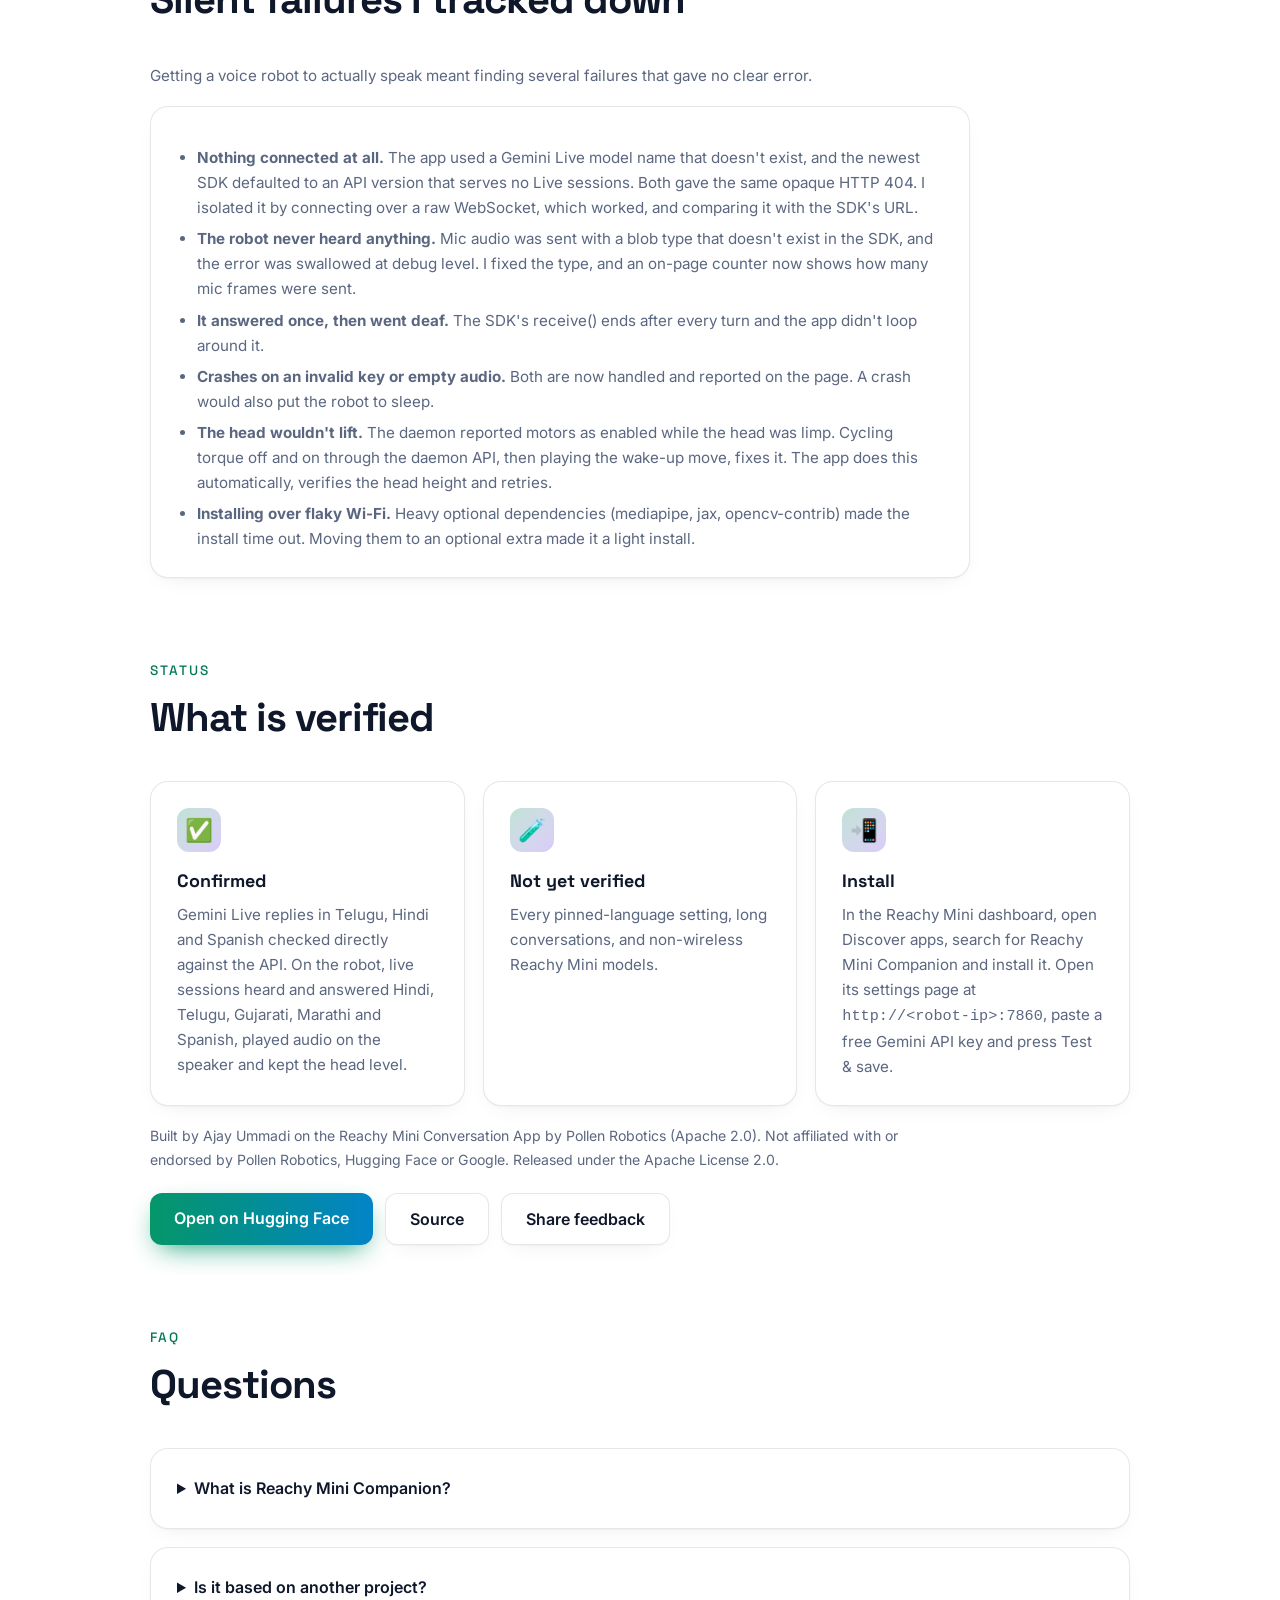
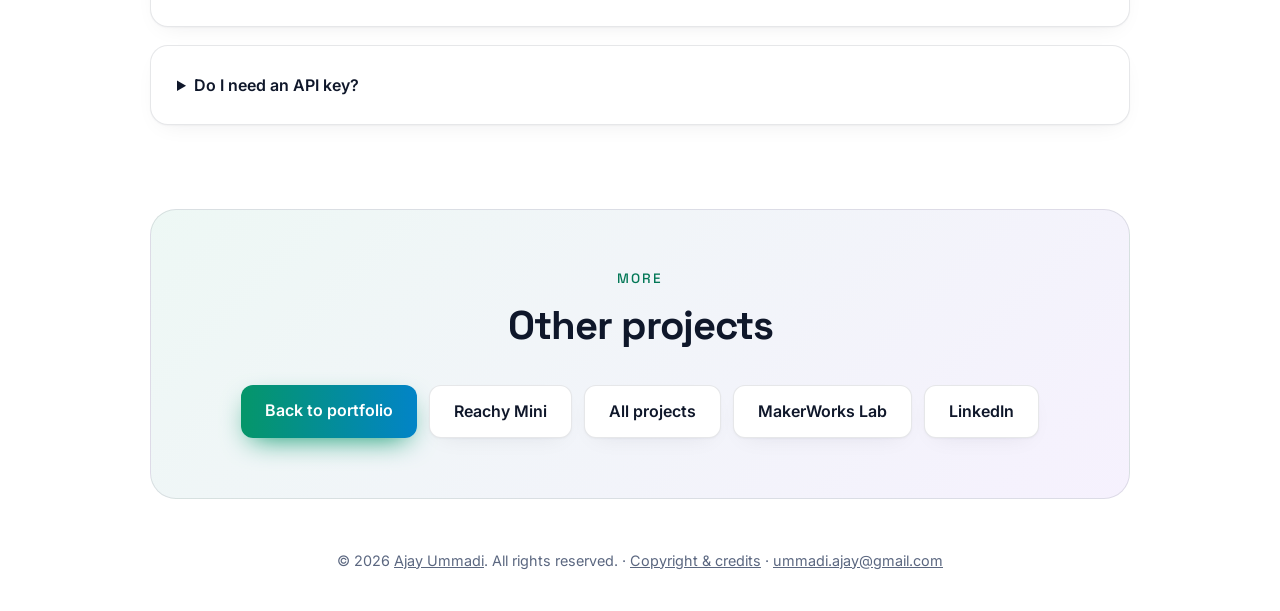
<file: projects/reachy-mini-companion/index.html>
<!doctype html>
<html lang="en">
<head>
<meta charset="utf-8">
<meta name="viewport" content="width=device-width, initial-scale=1">
<title>Reachy Mini Companion: Multilingual Voice App for Reachy Mini | Ajay Ummadi</title>
<meta name="description" content="Ajay Ummadi built Reachy Mini Companion, a multilingual voice app powered by Gemini Live, published on Hugging Face.">
<meta name="robots" content="index,follow,max-image-preview:large,max-snippet:-1">
<meta name="author" content="Ajay Ummadi"><meta name="copyright" content="© 2026 Ajay Ummadi. All rights reserved.">
<meta name="keywords" content="Reachy Mini, Reachy Mini Companion, Gemini Live, multilingual voice robot, Hugging Face, Pollen Robotics, embodied AI, desktop robot, open-source robot, MakerWorks Lab">
<link rel="icon" href="../../favicon.svg" type="image/svg+xml"><link rel="icon" href="../../favicon-32.png" sizes="32x32" type="image/png"><link rel="shortcut icon" href="../../favicon.ico"><link rel="apple-touch-icon" href="../../apple-touch-icon.png">
<link rel="canonical" href="https://makerworkslab.in/ajayummadi/projects/reachy-mini-companion/">
<meta property="og:type" content="article"><meta property="og:site_name" content="Ajay Ummadi">
<meta property="og:title" content="Reachy Mini Companion: Multilingual Voice App for Reachy Mini"><meta property="og:description" content="Ajay Ummadi built Reachy Mini Companion, a multilingual voice app powered by Gemini Live, published on Hugging Face.">
<meta property="og:url" content="https://makerworkslab.in/ajayummadi/projects/reachy-mini-companion/"><meta property="og:image" content="https://makerworkslab.in/ajayummadi/projects/reachy-mini-companion/og.png">
<meta property="og:image:width" content="1200"><meta property="og:image:height" content="630"><meta property="og:image:alt" content="Reachy Mini Companion by Ajay Ummadi">
<meta name="twitter:card" content="summary_large_image"><meta name="twitter:title" content="Reachy Mini Companion: Multilingual Voice App for Reachy Mini">
<meta name="twitter:description" content="Ajay Ummadi built Reachy Mini Companion, a multilingual voice app powered by Gemini Live, published on Hugging Face."><meta name="twitter:image" content="https://makerworkslab.in/ajayummadi/projects/reachy-mini-companion/og.png">
<meta name="theme-color" content="#ffffff">
<script type="application/ld+json">
{
 "@context": "https://schema.org",
 "@graph": [
  {
   "@type": "WebPage",
   "@id": "https://makerworkslab.in/ajayummadi/projects/reachy-mini-companion/",
   "url": "https://makerworkslab.in/ajayummadi/projects/reachy-mini-companion/",
   "name": "Reachy Mini Companion: Multilingual Voice App for Reachy Mini",
   "isPartOf": {
    "@id": "https://makerworkslab.in/ajayummadi/#website"
   },
   "mainEntity": {
    "@id": "https://makerworkslab.in/ajayummadi/projects/reachy-mini-companion/#project"
   },
   "dateModified": "2026-11-07",
   "breadcrumb": {
    "@id": "https://makerworkslab.in/ajayummadi/projects/reachy-mini-companion/#crumbs"
   },
   "primaryImageOfPage": {
    "@id": "https://makerworkslab.in/ajayummadi/projects/reachy-mini-companion/#photo"
   }
  },
  {
   "@type": "BreadcrumbList",
   "@id": "https://makerworkslab.in/ajayummadi/projects/reachy-mini-companion/#crumbs",
   "itemListElement": [
    {
     "@type": "ListItem",
     "position": 1,
     "name": "Ajay Ummadi",
     "item": "https://makerworkslab.in/ajayummadi/"
    },
    {
     "@type": "ListItem",
     "position": 2,
     "name": "Projects",
     "item": "https://makerworkslab.in/ajayummadi/#projects"
    },
    {
     "@type": "ListItem",
     "position": 3,
     "name": "Reachy Mini Companion",
     "item": "https://makerworkslab.in/ajayummadi/projects/reachy-mini-companion/"
    }
   ]
  },
  {
   "@type": "CreativeWork",
   "@id": "https://makerworkslab.in/ajayummadi/projects/reachy-mini-companion/#project",
   "name": "Reachy Mini Companion",
   "description": "Ajay Ummadi built Reachy Mini Companion, a multilingual voice app powered by Gemini Live, published on Hugging Face.",
   "creator": {
    "@id": "https://makerworkslab.in/ajayummadi/#person"
   },
   "author": {
    "@id": "https://makerworkslab.in/ajayummadi/#person"
   },
   "keywords": "Reachy Mini, Reachy Mini Companion, Gemini Live, multilingual voice robot, Hugging Face, Pollen Robotics, embodied AI, desktop robot, open-source robot, MakerWorks Lab",
   "url": "https://makerworkslab.in/ajayummadi/projects/reachy-mini-companion/",
   "image": "https://makerworkslab.in/ajayummadi/projects/reachy-mini-companion/og.png",
   "inLanguage": "en",
   "about": {
    "@type": "Thing",
    "name": "Reachy Mini",
    "sameAs": "https://huggingface.co/blog/reachy-mini"
   },
   "workExample": {"@type": "SoftwareApplication", "name": "Reachy Mini Companion", "applicationCategory": "Robotics", "operatingSystem": "Reachy Mini", "license": "https://www.apache.org/licenses/LICENSE-2.0", "codeRepository": "https://huggingface.co/spaces/ummadiajay/reachy_mini_companion/tree/main", "url": "https://huggingface.co/spaces/ummadiajay/reachy_mini_companion"}
  },
  {
   "@type": "ImageObject",
   "@id": "https://makerworkslab.in/ajayummadi/projects/reachy-mini-companion/#photo",
   "contentUrl": "https://makerworkslab.in/ajayummadi/projects/reachy-mini-companion/og.png",
   "caption": "Reachy Mini Companion, a voice app for Reachy Mini by Ajay Ummadi",
   "creator": {
    "@id": "https://makerworkslab.in/ajayummadi/#person"
   }
  },
  {
   "@type": "Person",
   "@id": "https://makerworkslab.in/ajayummadi/#person",
   "name": "Ajay Ummadi",
   "url": "https://makerworkslab.in/ajayummadi/",
   "sameAs": [
    "https://www.linkedin.com/in/ajayummadi/",
    "https://www.youtube.com/@MakerWorkslab",
    "https://github.com/ummadi-ajay"
   ]
  },
  {
   "@type": "FAQPage",
   "mainEntity": [
    {"@type": "Question", "name": "What is Reachy Mini Companion?", "acceptedAnswer": {"@type": "Answer", "text": "Reachy Mini Companion is a multilingual voice app Ajay Ummadi built for Reachy Mini. It uses the Gemini Live API, detects the language you speak and answers out loud in the same language while the robot moves. It is published as a Hugging Face Space."}},
    {"@type": "Question", "name": "Is it based on another project?", "acceptedAnswer": {"@type": "Answer", "text": "Yes. It started from the open-source Reachy Mini Conversation App by Pollen Robotics (Apache 2.0), which supported OpenAI only. Ajay added the Gemini Live backend, automatic language detection, a new settings page and the packaging."}},
    {"@type": "Question", "name": "Do I need an API key?", "acceptedAnswer": {"@type": "Answer", "text": "Yes, a free Gemini API key, pasted on the app's settings page."}}
   ]
  }
 ]
}
</script>
<link rel="preconnect" href="https://fonts.googleapis.com">
<link href="https://fonts.googleapis.com/css2?family=Space+Grotesk:wght@400;500;700&family=Inter:wght@400;500;600&display=swap" rel="stylesheet">
<link rel="stylesheet" href="../../style.css">

<style>
.shots{display:grid;grid-template-columns:repeat(4,1fr);gap:18px}
.shot{margin:0}.shot img{width:100%;height:auto;display:block;border-radius:16px;border:1px solid var(--line);box-shadow:0 20px 50px -25px rgba(15,23,42,.45)}
.shot figcaption{margin-top:10px;color:var(--muted);font-size:.85rem;text-align:center}.shot figcaption b{color:var(--text)}
@media(max-width:900px){.shots{grid-template-columns:repeat(2,1fr)}}
</style>
</head>
<body>
<div class="bg"><i></i><i></i><i></i></div>
<nav aria-label="Main"><div class="wrap"><a class="logo" href="../../" style="text-decoration:none">AU.</a>
<ul><li><a href="../../">Home</a></li><li><a href="../../#projects">Projects</a></li><li><a href="../../#videos">Videos</a></li><li><a href="../../#contact">Contact</a></li></ul></div></nav>
<main>
<div class="wrap" style="padding-top:28px"><p class="muted" style="font-size:.88rem"><a href="../../">Ajay Ummadi</a> › <a href="../">Projects</a> › Reachy Mini Companion</p></div>
<section style="padding:40px 0 0"><div class="wrap">
<p class="eyebrow rv">Project · Robotics · Published app</p>
<h1 class="rv" style="font-size:clamp(2.2rem,6vw,3.8rem);letter-spacing:-.03em;margin:6px 0 18px;line-height:1.05">Reachy Mini <span class="grad">Companion</span></h1>
<p class="rv" style="max-width:760px;font-size:1.1rem">Talk to your robot in your own language. It detects what you speak, answers out loud in the same language, and moves while it talks.</p>
<div class="btns rv" style="margin:22px 0 0"><a class="btn primary" href="https://huggingface.co/spaces/ummadiajay/reachy_mini_companion" target="_blank" rel="noopener">Live on Hugging Face →</a><a class="btn" href="https://huggingface.co/spaces/ummadiajay/reachy_mini_companion/tree/main" target="_blank" rel="noopener">Source</a><a class="btn" href="../reachy-mini/">My Reachy Mini build</a></div>
</div></section>
<section id="app"><div class="wrap">
<div class="chips big rv" style="margin:0 0 24px"><span class="chip">Gemini Live API</span><span class="chip">Python</span><span class="chip">FastAPI</span><span class="chip">Hugging Face Space</span><span class="chip">Apache 2.0</span></div>
<div class="grid"><div class="card rv"><div class="ico">🗣️</div><h3>Speaks your language</h3><p>No language menu: Hindi, Telugu, English, Spanish, French and more are detected automatically, and the robot switches when you do. A language can still be pinned in settings.</p></div><div class="card rv"><div class="ico">🎙️</div><h3>Real-time voice</h3><p>The robot's own microphone streams to the Gemini Live API and the reply plays on its own speaker, with natural head movement while it talks.</p></div><div class="card rv"><div class="ico">👀</div><h3>Sees and moves</h3><p>Camera vision on request, plus expressive dances and emotions inherited from the original Reachy Mini app.</p></div><div class="card rv"><div class="ico">📦</div><h3>Installs like any app</h3><p>Published on Hugging Face, so any Reachy Mini owner can install it from the dashboard's app store and add their own free Gemini key.</p></div><div class="card rv"><div class="ico">🖥️</div><h3>A control page</h3><p>The robot hosts a web page showing live whether Reachy is listening, speaking or needs a key, what it heard and said, with Wake / Sleep buttons and key checking.</p></div><div class="card rv"><div class="ico">🛡️</div><h3>Recovers from errors</h3><p>A bad API key or a playback hiccup no longer kills the app: it shows a clear error and recovers as soon as a corrected key is saved.</p></div></div>
</div></section>

<section id="screens"><div class="wrap">
<p class="eyebrow rv">In action</p><h2 class="rv">The settings page, live on the robot</h2>
<p class="muted rv" style="max-width:760px;margin-bottom:22px">Real screenshots of the control page while talking to Reachy in four languages. It shows whether the robot is listening or speaking, what it heard and what it said, the mic frame and audio chunk counters, and the Wake / Sleep buttons.</p>
<div class="shots">
<figure class="rv shot"><img src="settings-hindi.png" width="446" height="679" loading="lazy" alt="Reachy Mini Companion settings page showing a Hindi conversation, status Speaking"><figcaption><b>Hindi</b><br>Asked “क्या चल रहा है?” and answered in Hindi</figcaption></figure>
<figure class="rv shot"><img src="settings-telugu.png" width="446" height="679" loading="lazy" alt="Reachy Mini Companion settings page showing a Telugu conversation, status Listening"><figcaption><b>Telugu</b><br>Asked “Em chestunnav?” and answered in Telugu</figcaption></figure>
<figure class="rv shot"><img src="settings-gujarati.png" width="446" height="679" loading="lazy" alt="Reachy Mini Companion settings page showing a Gujarati conversation, status Listening"><figcaption><b>Gujarati</b><br>Asked in Gujarati and answered in Gujarati</figcaption></figure>
<figure class="rv shot"><img src="settings-marathi.png" width="446" height="679" loading="lazy" alt="Reachy Mini Companion settings page showing a Marathi conversation, status Speaking"><figcaption><b>Marathi</b><br>Asked in Marathi and answered in Marathi</figcaption></figure>
</div>
</div></section>

<section><div class="wrap">
<p class="eyebrow rv">How it works</p><h2 class="rv">From microphone to speaker</h2>
<div class="card rv" style="max-width:820px"><p>The app runs on the robot as a Reachy Mini app, installed from a Hugging Face Space. The robot's microphone is streamed in small PCM frames to Gemini Live over a WebSocket, and replies are resampled to the speaker's rate and played back, driving a head wobble while the robot talks. The control page on port 7860 polls a small status endpoint about once a second for the live orb, transcript and audio counters.</p>
<p style="margin-top:10px">The voice backend is an explicit setting (<code>gemini</code> by default, or <code>openai</code>), so a stray key for another provider can never switch it.</p></div>
</div></section>

<section><div class="wrap">
<p class="eyebrow rv">What I built</p><h2 class="rv">Based on Pollen Robotics' open-source app</h2>
<p class="muted rv" style="max-width:760px;margin-bottom:18px">This started from the Reachy Mini Conversation App by Pollen Robotics, which was OpenAI only. My work:</p>
<div class="grid">
<div class="card rv"><div class="ico">⚡</div><h3>Gemini Live backend</h3><p>Session setup, system instructions, microphone and camera streaming, a multi-turn receive loop and audio playback, end to end.</p></div>
<div class="card rv"><div class="ico">🌐</div><h3>Multilingual</h3><p>Auto-detect by default, with an optional picker (English, Hindi, Telugu, Spanish, French) that applies live without a restart.</p></div>
<div class="card rv"><div class="ico">🧩</div><h3>Settings UI</h3><p>A responsive robot-side interface with live status, conversation, Wake/Sleep, key validation and language, replacing an OpenAI-only page.</p></div>
<div class="card rv"><div class="ico">🚀</div><h3>Packaging and release</h3><p>Slimmed dependencies for the robot's slow Wi-Fi, added an icon, thumbnail and landing page, and published the Space.</p></div>
</div>
</div></section>

<section><div class="wrap">
<p class="eyebrow rv">Debugging</p><h2 class="rv">Silent failures I tracked down</h2>
<p class="muted rv" style="max-width:760px;margin-bottom:18px">Getting a voice robot to actually speak meant finding several failures that gave no clear error.</p>
<div class="card rv" style="max-width:820px"><ul class="xp"><li><b>Nothing connected at all.</b> The app used a Gemini Live model name that doesn't exist, and the newest SDK defaulted to an API version that serves no Live sessions. Both gave the same opaque HTTP 404. I isolated it by connecting over a raw WebSocket, which worked, and comparing it with the SDK's URL.</li><li><b>The robot never heard anything.</b> Mic audio was sent with a blob type that doesn't exist in the SDK, and the error was swallowed at debug level. I fixed the type, and an on-page counter now shows how many mic frames were sent.</li><li><b>It answered once, then went deaf.</b> The SDK's receive() ends after every turn and the app didn't loop around it.</li><li><b>Crashes on an invalid key or empty audio.</b> Both are now handled and reported on the page. A crash would also put the robot to sleep.</li><li><b>The head wouldn't lift.</b> The daemon reported motors as enabled while the head was limp. Cycling torque off and on through the daemon API, then playing the wake-up move, fixes it. The app does this automatically, verifies the head height and retries.</li><li><b>Installing over flaky Wi-Fi.</b> Heavy optional dependencies (mediapipe, jax, opencv-contrib) made the install time out. Moving them to an optional extra made it a light install.</li></ul></div>
</div></section>

<section><div class="wrap">
<p class="eyebrow rv">Status</p><h2 class="rv">What is verified</h2>
<div class="grid">
<div class="card rv"><div class="ico">✅</div><h3>Confirmed</h3><p>Gemini Live replies in Telugu, Hindi and Spanish checked directly against the API. On the robot, live sessions heard and answered Hindi, Telugu, Gujarati, Marathi and Spanish, played audio on the speaker and kept the head level.</p></div>
<div class="card rv"><div class="ico">🧪</div><h3>Not yet verified</h3><p>Every pinned-language setting, long conversations, and non-wireless Reachy Mini models.</p></div>
<div class="card rv"><div class="ico">📲</div><h3>Install</h3><p>In the Reachy Mini dashboard, open Discover apps, search for Reachy Mini Companion and install it. Open its settings page at <code>http://&lt;robot-ip&gt;:7860</code>, paste a free Gemini API key and press Test &amp; save.</p></div>
</div>
<p class="muted rv" style="margin-top:18px;max-width:760px;font-size:.88rem">Built by Ajay Ummadi on the Reachy Mini Conversation App by Pollen Robotics (Apache 2.0). Not affiliated with or endorsed by Pollen Robotics, Hugging Face or Google. Released under the Apache License 2.0.</p>
<div class="btns rv" style="margin-top:22px"><a class="btn primary" href="https://huggingface.co/spaces/ummadiajay/reachy_mini_companion" target="_blank" rel="noopener">Open on Hugging Face</a><a class="btn" href="https://huggingface.co/spaces/ummadiajay/reachy_mini_companion/tree/main" target="_blank" rel="noopener">Source</a><a class="btn" href="mailto:ummadi.ajay@gmail.com?subject=Reachy%20Mini%20Companion">Share feedback</a></div>
</div></section>
<section><div class="wrap"><p class="eyebrow rv">FAQ</p><h2 class="rv">Questions</h2><div class="grid" style="grid-template-columns:1fr"><details class="card rv"><summary style="cursor:pointer;font-weight:600">What is Reachy Mini Companion?</summary><p style="margin-top:10px">Reachy Mini Companion is a multilingual voice app Ajay Ummadi built for Reachy Mini. It uses the Gemini Live API, detects the language you speak and answers out loud in the same language while the robot moves. It is published as a Hugging Face Space and installs from the Reachy Mini dashboard.</p></details><details class="card rv"><summary style="cursor:pointer;font-weight:600">Is it based on another project?</summary><p style="margin-top:10px">Yes. It started from the open-source Reachy Mini Conversation App by Pollen Robotics (Apache 2.0), which supported OpenAI only. Ajay added the Gemini Live backend, automatic language detection, a new settings page and the packaging. It is not affiliated with or endorsed by Pollen Robotics, Hugging Face or Google.</p></details><details class="card rv"><summary style="cursor:pointer;font-weight:600">Do I need an API key?</summary><p style="margin-top:10px">Yes, a free Gemini API key. Paste it on the app's settings page and press Test &amp; save.</p></details></div></div></section>
<section><div class="wrap"><div class="cta rv"><p class="eyebrow">More</p><h2>Other projects</h2><div class="btns"><a class="btn primary" href="../../">Back to portfolio</a><a class="btn" href="../reachy-mini/">Reachy Mini</a><a class="btn" href="../">All projects</a><a class="btn" href="../makerworks-lab/">MakerWorks Lab</a><a class="btn" href="https://www.linkedin.com/in/ajayummadi/" target="_blank" rel="noopener">LinkedIn</a></div></div></div></section>
</main>
<footer><div class="wrap">© <span id="y"></span> <a href="../../">Ajay Ummadi</a>. All rights reserved. · <a href="../../copyright/">Copyright &amp; credits</a> · <a href="mailto:ummadi.ajay@gmail.com">ummadi.ajay@gmail.com</a></div></footer>
<script src="../../site.js"></script>

</body>
</html>
</file>
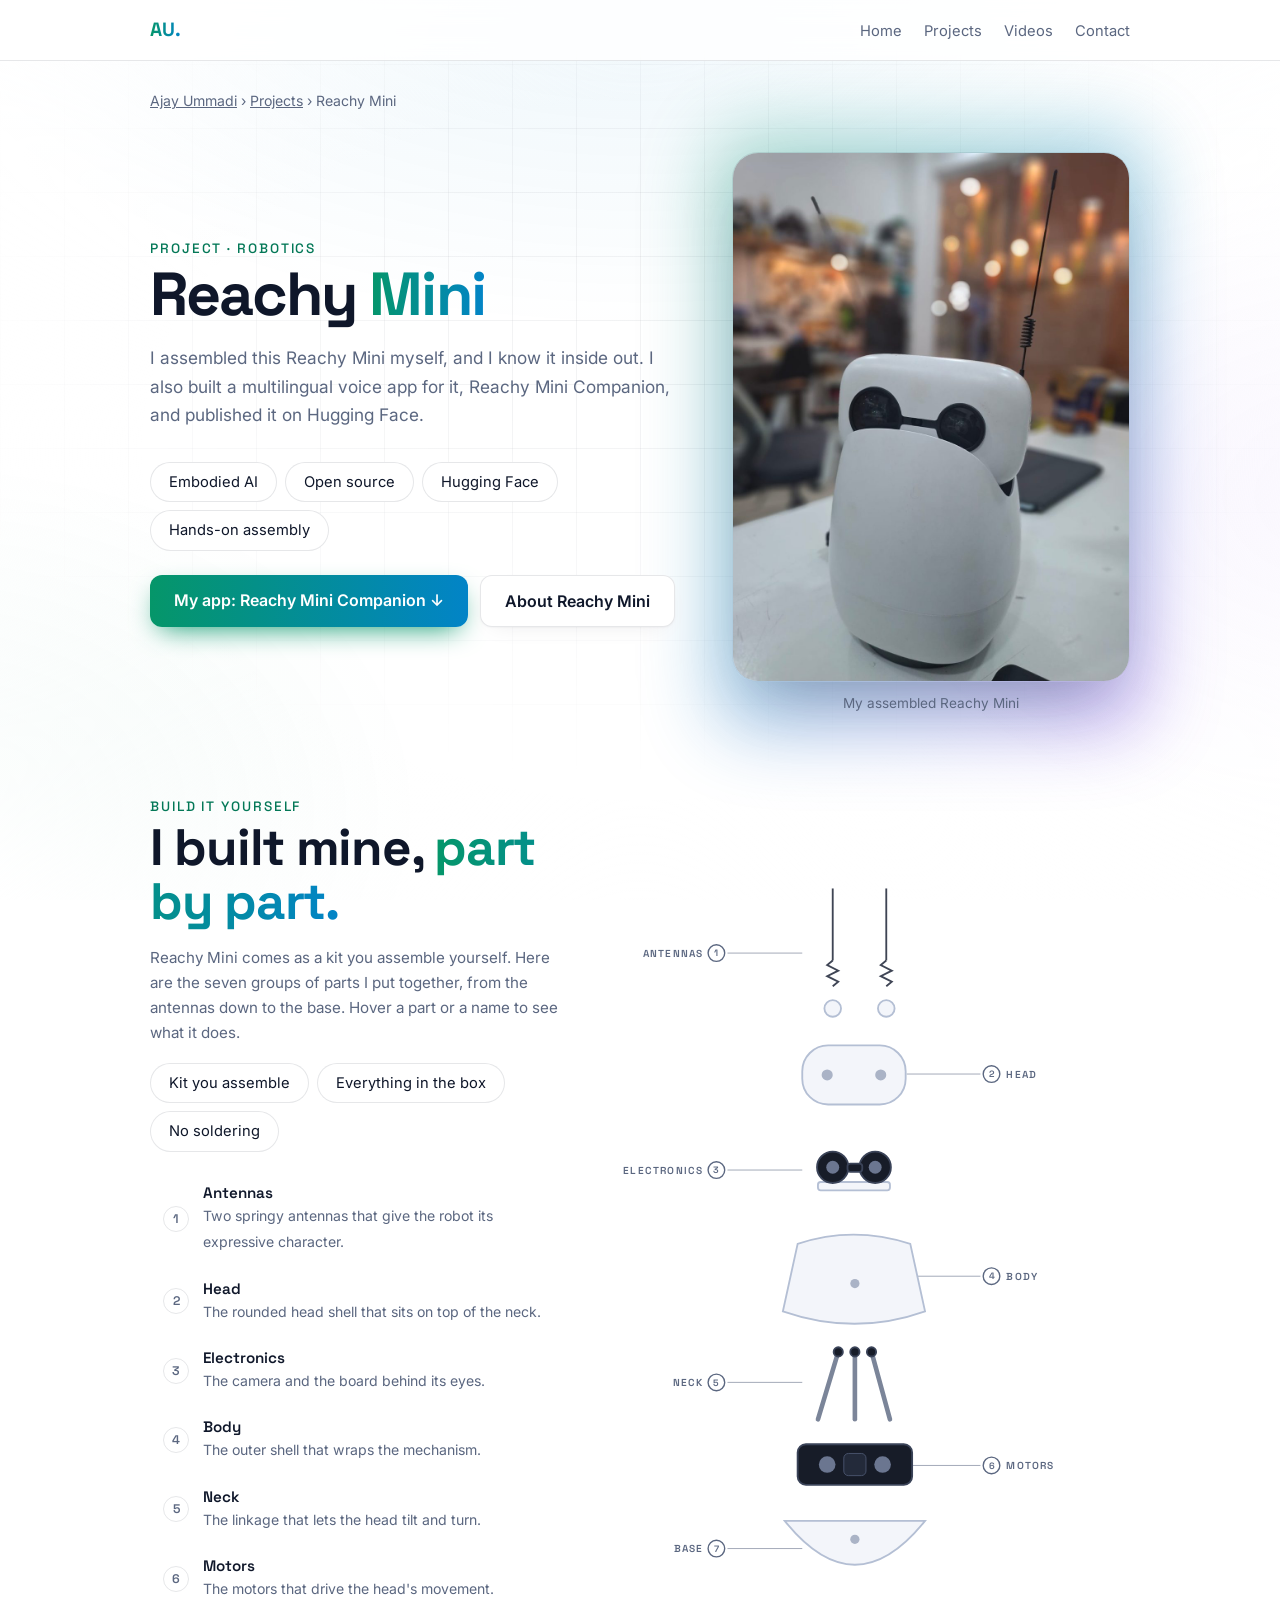
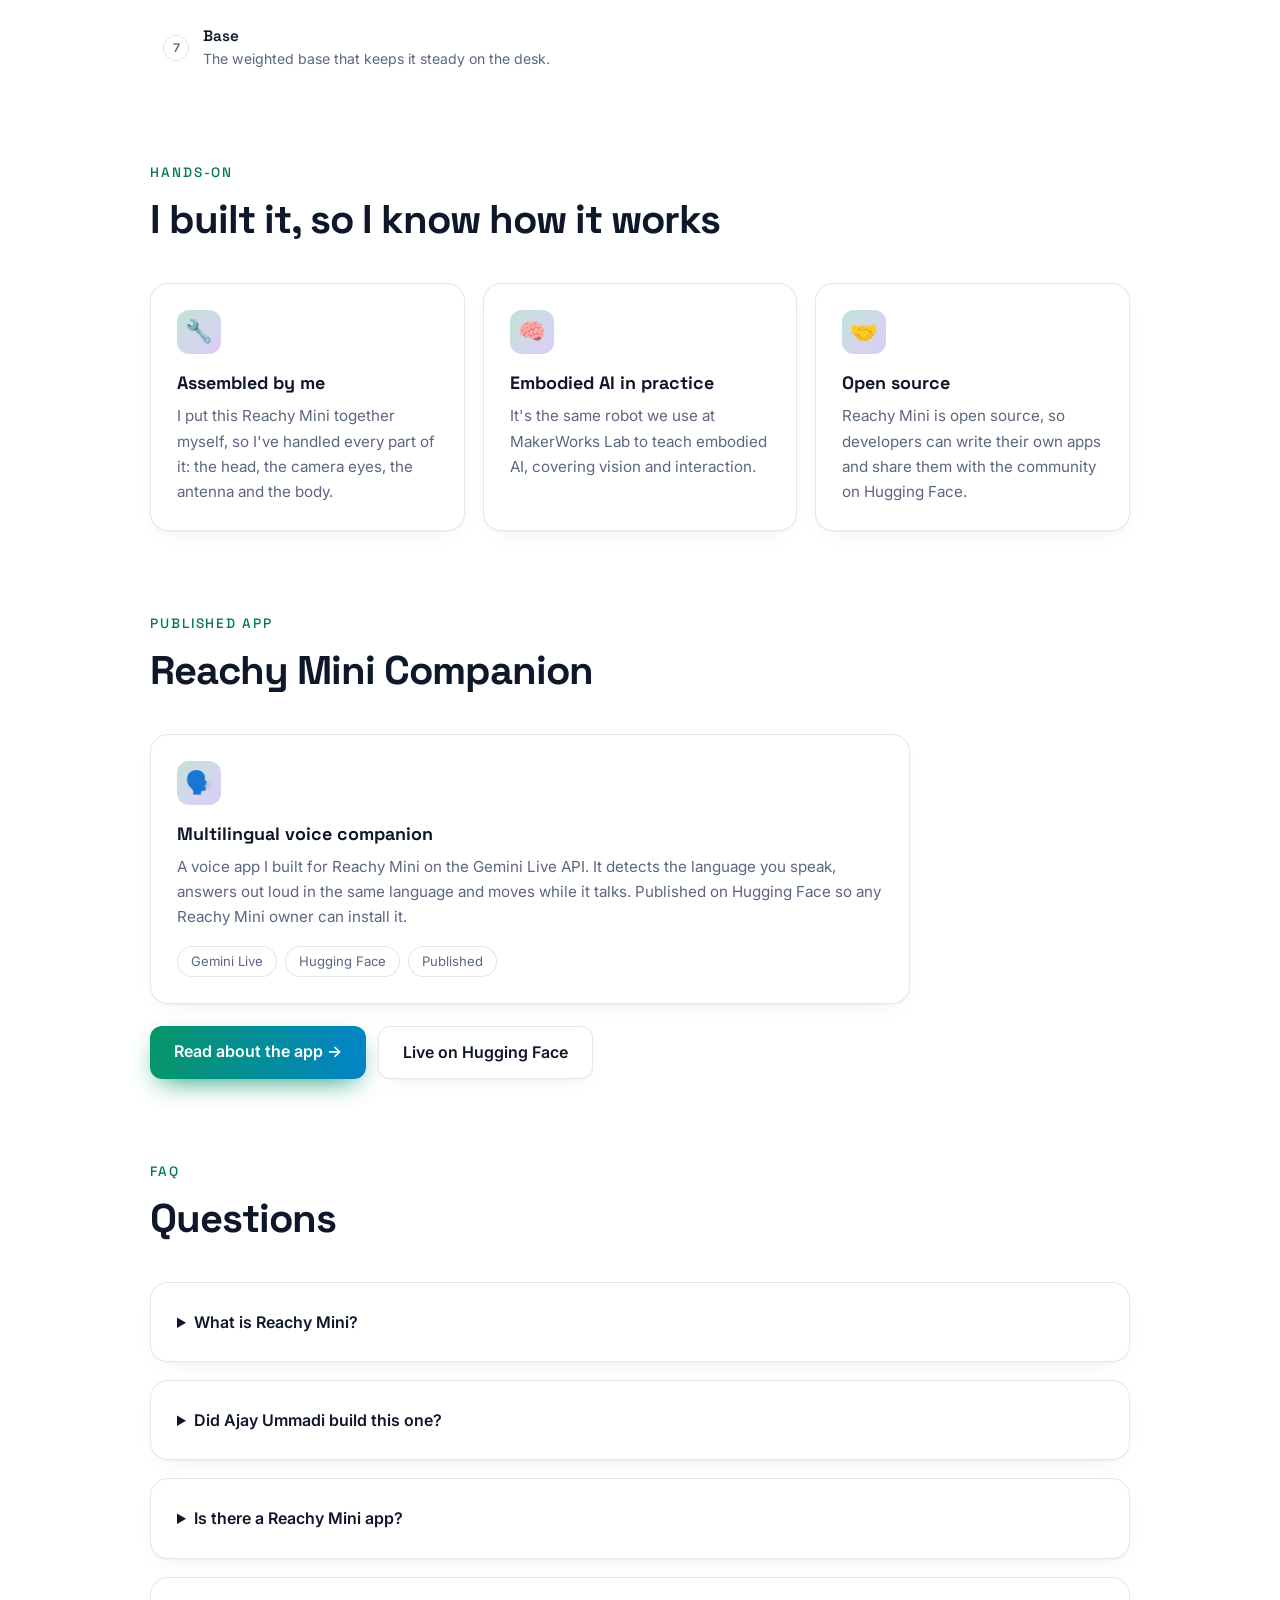
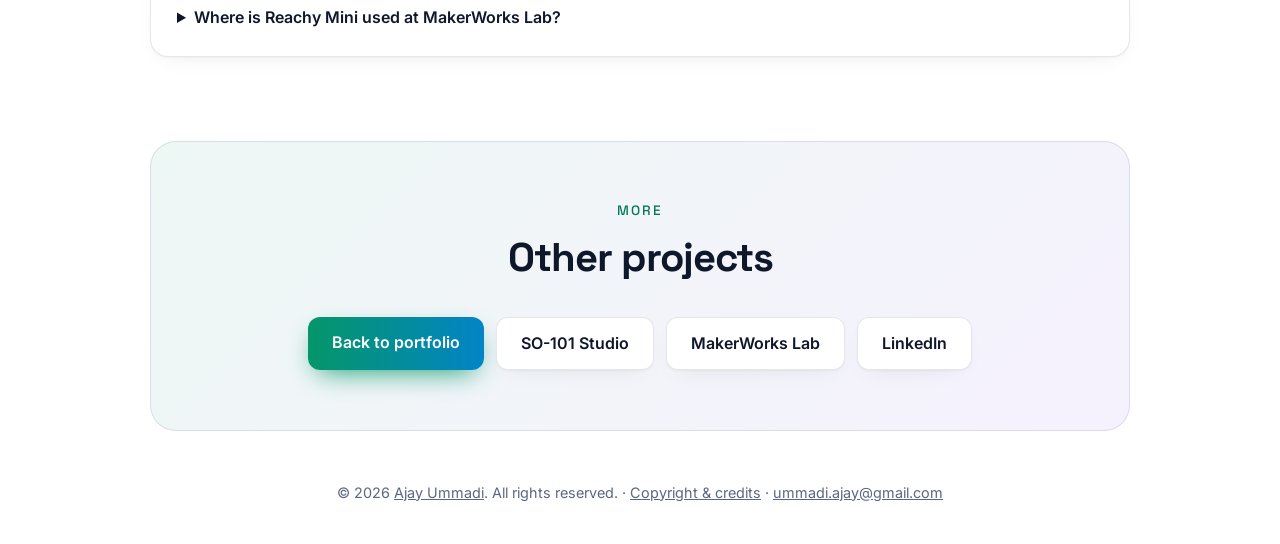
<file: projects/reachy-mini/index.html>
<!doctype html>
<html lang="en">
<head>
<meta charset="utf-8">
<meta name="viewport" content="width=device-width, initial-scale=1">
<title>Reachy Mini: Assembled, Explored and Extended with a Voice App | Ajay Ummadi</title>
<meta name="description" content="Ajay Ummadi assembled a Reachy Mini, the open-source expressive desktop robot, knows it inside out, teaches on it at MakerWorks Lab and built Reachy Mini Companion, a voice app published on Hugging Face.">
<meta name="robots" content="index,follow,max-image-preview:large,max-snippet:-1">
<meta name="author" content="Ajay Ummadi"><meta name="copyright" content="© 2026 Ajay Ummadi. All rights reserved.">
<meta name="keywords" content="Reachy Mini, Reachy Mini app, Hugging Face, Pollen Robotics, embodied AI, desktop robot, open-source robot, MakerWorks Lab">
<link rel="icon" href="../../favicon.svg" type="image/svg+xml"><link rel="icon" href="../../favicon-32.png" sizes="32x32" type="image/png"><link rel="shortcut icon" href="../../favicon.ico"><link rel="apple-touch-icon" href="../../apple-touch-icon.png">
<link rel="canonical" href="https://makerworkslab.in/ajayummadi/projects/reachy-mini/">
<meta property="og:type" content="article"><meta property="og:site_name" content="Ajay Ummadi">
<meta property="og:title" content="Reachy Mini: Assembled, Explored and Extended with a Voice App"><meta property="og:description" content="Ajay Ummadi assembled a Reachy Mini, the open-source expressive desktop robot, knows it inside out, teaches on it at MakerWorks Lab and built Reachy Mini Companion, a voice app published on Hugging Face.">
<meta property="og:url" content="https://makerworkslab.in/ajayummadi/projects/reachy-mini/"><meta property="og:image" content="https://makerworkslab.in/ajayummadi/projects/reachy-mini/og.png">
<meta property="og:image:width" content="1200"><meta property="og:image:height" content="630"><meta property="og:image:alt" content="Reachy Mini robot assembled by Ajay Ummadi">
<meta name="twitter:card" content="summary_large_image"><meta name="twitter:title" content="Reachy Mini: Assembled, Explored and Extended with a Voice App">
<meta name="twitter:description" content="Ajay Ummadi assembled a Reachy Mini, the open-source expressive desktop robot, knows it inside out, teaches on it at MakerWorks Lab and built Reachy Mini Companion, a voice app published on Hugging Face."><meta name="twitter:image" content="https://makerworkslab.in/ajayummadi/projects/reachy-mini/og.png">
<meta name="theme-color" content="#ffffff">
<script type="application/ld+json">
{
 "@context": "https://schema.org",
 "@graph": [
  {
   "@type": "WebPage",
   "@id": "https://makerworkslab.in/ajayummadi/projects/reachy-mini/",
   "url": "https://makerworkslab.in/ajayummadi/projects/reachy-mini/",
   "name": "Reachy Mini: Assembled, Explored and Extended with a Voice App",
   "isPartOf": {
    "@id": "https://makerworkslab.in/ajayummadi/#website"
   },
   "mainEntity": {
    "@id": "https://makerworkslab.in/ajayummadi/projects/reachy-mini/#project"
   },
   "dateModified": "2026-11-06",
   "breadcrumb": {
    "@id": "https://makerworkslab.in/ajayummadi/projects/reachy-mini/#crumbs"
   },
   "primaryImageOfPage": {
    "@id": "https://makerworkslab.in/ajayummadi/projects/reachy-mini/#photo"
   }
  },
  {
   "@type": "BreadcrumbList",
   "@id": "https://makerworkslab.in/ajayummadi/projects/reachy-mini/#crumbs",
   "itemListElement": [
    {
     "@type": "ListItem",
     "position": 1,
     "name": "Ajay Ummadi",
     "item": "https://makerworkslab.in/ajayummadi/"
    },
    {
     "@type": "ListItem",
     "position": 2,
     "name": "Projects",
     "item": "https://makerworkslab.in/ajayummadi/#projects"
    },
    {
     "@type": "ListItem",
     "position": 3,
     "name": "Reachy Mini",
     "item": "https://makerworkslab.in/ajayummadi/projects/reachy-mini/"
    }
   ]
  },
  {
   "@type": "CreativeWork",
   "@id": "https://makerworkslab.in/ajayummadi/projects/reachy-mini/#project",
   "name": "Reachy Mini",
   "description": "Ajay Ummadi assembled a Reachy Mini, the open-source expressive desktop robot, knows it inside out, teaches on it at MakerWorks Lab and built Reachy Mini Companion, a voice app published on Hugging Face.",
   "creator": {
    "@id": "https://makerworkslab.in/ajayummadi/#person"
   },
   "author": {
    "@id": "https://makerworkslab.in/ajayummadi/#person"
   },
   "keywords": "Reachy Mini, Reachy Mini app, Hugging Face, Pollen Robotics, embodied AI, desktop robot, open-source robot, MakerWorks Lab",
   "url": "https://makerworkslab.in/ajayummadi/projects/reachy-mini/",
   "image": "https://makerworkslab.in/ajayummadi/projects/reachy-mini/reachy-mini.jpg",
   "inLanguage": "en",
   "about": {
    "@type": "Thing",
    "name": "Reachy Mini",
    "sameAs": "https://huggingface.co/blog/reachy-mini"
   }
  },
  {
   "@type": "ImageObject",
   "@id": "https://makerworkslab.in/ajayummadi/projects/reachy-mini/#photo",
   "contentUrl": "https://makerworkslab.in/ajayummadi/projects/reachy-mini/reachy-mini.jpg",
   "caption": "A Reachy Mini robot assembled by Ajay Ummadi",
   "creator": {
    "@id": "https://makerworkslab.in/ajayummadi/#person"
   }
  },
  {
   "@type": "Person",
   "@id": "https://makerworkslab.in/ajayummadi/#person",
   "name": "Ajay Ummadi",
   "url": "https://makerworkslab.in/ajayummadi/",
   "sameAs": [
    "https://www.linkedin.com/in/ajayummadi/",
    "https://www.youtube.com/@MakerWorkslab",
    "https://github.com/ummadi-ajay"
   ]
  },
  {
   "@type": "FAQPage",
   "mainEntity": [
    {
     "@type": "Question",
     "name": "What is Reachy Mini?",
     "acceptedAnswer": {
      "@type": "Answer",
      "text": "Reachy Mini is an open-source, expressive desktop robot with a moving head, animated antennas and a camera, made for embodied AI and robotics experimentation."
     }
    },
    {
     "@type": "Question",
     "name": "Did Ajay Ummadi build this one?",
     "acceptedAnswer": {
      "@type": "Answer",
      "text": "Yes. Ajay Ummadi assembled this Reachy Mini himself and knows it in and out."
     }
    },
    {
     "@type": "Question",
     "name": "Is there a Reachy Mini app?",
     "acceptedAnswer": {
      "@type": "Answer",
      "text": "Yes. Ajay built Reachy Mini Companion, a multilingual voice app for Reachy Mini powered by Gemini Live, and published it on Hugging Face."
     }
    },
    {
     "@type": "Question",
     "name": "Where is Reachy Mini used at MakerWorks Lab?",
     "acceptedAnswer": {
      "@type": "Answer",
      "text": "MakerWorks Lab in Mumbai runs embodied AI programmes on Reachy Mini, covering vision and interaction."
     }
    }
   ]
  }
 ]
}
</script>
<link rel="preconnect" href="https://fonts.googleapis.com">
<link href="https://fonts.googleapis.com/css2?family=Space+Grotesk:wght@400;500;700&family=Inter:wght@400;500;600&display=swap" rel="stylesheet">
<link rel="stylesheet" href="../../style.css">
<style>
.rm-hero{padding:40px 0 0}.rm-hero .wrap{display:grid;grid-template-columns:1.15fr .85fr;gap:44px;align-items:center}
.rm-photo{position:relative;margin:0}
.rm-photo::before{content:"";position:absolute;inset:-18px;border-radius:36px;background:linear-gradient(135deg,var(--a),var(--b),var(--c));filter:blur(38px);opacity:.35;z-index:-1}
.rm-photo img{width:100%;height:auto;display:block;border-radius:26px;border:1px solid var(--line);box-shadow:0 30px 70px -25px rgba(15,23,42,.35)}
.rm-photo figcaption{margin-top:10px;text-align:center;color:var(--muted);font-size:.85rem}
@media(max-width:780px){.rm-hero .wrap{grid-template-columns:1fr}.rm-photo{max-width:380px;margin:0 auto;order:-1}}

.xv-wrap{display:grid;grid-template-columns:.9fr 1.1fr;gap:40px;align-items:center}
.xv-fig{display:flex;justify-content:center}
.xv-svg{width:100%;max-width:520px;height:auto;overflow:visible}
.xv-svg .pt{transition:transform 1.1s cubic-bezier(.2,.8,.2,1),filter .25s,opacity .3s;transform:translateY(var(--dy));outline:none;cursor:pointer}
.xv-wrap.in .pt{transform:none}
.xv-svg .pt line,.xv-svg .pt path[fill=none]{stroke:var(--text);stroke-width:2;opacity:.8;fill:none}
.xv-svg .pt .strut{stroke:var(--muted);stroke-width:5;stroke-linecap:round}
.xv-svg .w{fill:#f3f5fa;stroke:#b4bfd4;stroke-width:2}
.xv-svg .k{fill:#171c28;stroke:#3a4358;stroke-width:2}
.xv-svg .d{fill:#aab3c6}.xv-svg .g{fill:#6b7690}.xv-svg .m{fill:#232a3a;stroke:#4a556e}
.xv-svg .lb{opacity:0;transition:opacity .6s .9s,color .2s;cursor:pointer;color:var(--muted)}
.xv-wrap.in .lb{opacity:1}
.xv-svg .lb line{stroke:currentColor;stroke-width:1;opacity:.6}
.xv-svg .lb circle{fill:var(--bg);stroke:currentColor;stroke-width:1.5}
.xv-svg .lb text{fill:currentColor}
.xv-svg .nm{font:600 11px 'Space Grotesk',sans-serif;letter-spacing:.12em}
.xv-svg .num{font:600 10px 'Space Grotesk',sans-serif}
.xv-svg .pt.on{filter:drop-shadow(0 0 14px var(--b))}
.xv-svg .lb.on{color:var(--a)}.xv-svg .lb.on circle{fill:color-mix(in srgb,var(--a) 25%,var(--bg))}
.xv-list{list-style:none;padding:0;display:grid;gap:6px}
.xv-list li{display:flex;gap:14px;align-items:center;padding:8px 12px;border:1px solid transparent;border-radius:12px;transition:.2s;cursor:pointer;outline:none}
.xv-list li .n{flex:none;width:26px;height:26px;border-radius:50%;border:1.5px solid var(--line);display:grid;place-items:center;font:600 .78rem 'Space Grotesk';color:var(--muted)}
.xv-list li b{display:block;font:600 .95rem 'Space Grotesk'}.xv-list li span:not(.n){color:var(--muted);font-size:.88rem}
.xv-list li.on{border-color:var(--line);background:var(--card)}.xv-list li.on .n{border-color:var(--a);color:var(--a)}
@media(max-width:780px){.xv-wrap{grid-template-columns:1fr}.xv-fig{order:-1}}
</style>
</head>
<body>
<div class="bg"><i></i><i></i><i></i></div>
<nav aria-label="Main"><div class="wrap"><a class="logo" href="../../" style="text-decoration:none">AU.</a>
<ul><li><a href="../../">Home</a></li><li><a href="../../#projects">Projects</a></li><li><a href="../../#videos">Videos</a></li><li><a href="../../#contact">Contact</a></li></ul></div></nav>
<main>
<div class="wrap" style="padding-top:28px"><p class="muted" style="font-size:.88rem"><a href="../../">Ajay Ummadi</a> › <a href="../../#projects">Projects</a> › Reachy Mini</p></div>
<section class="rm-hero"><div class="wrap">
<div>
<p class="eyebrow rv">Project · Robotics</p>
<h1 class="rv" style="font-size:clamp(2.2rem,6vw,3.8rem);letter-spacing:-.03em;margin:6px 0 18px;line-height:1.05">Reachy <span class="grad">Mini</span></h1>
<p class="lead rv">I assembled this Reachy Mini myself, and I know it inside out. I also built a multilingual voice app for it, Reachy Mini Companion, and published it on Hugging Face.</p>
<div class="chips big rv" style="margin:0 0 24px"><span class="chip">Embodied AI</span><span class="chip">Open source</span><span class="chip">Hugging Face</span><span class="chip">Hands-on assembly</span></div>
<div class="btns rv"><a class="btn primary" href="#app">My app: Reachy Mini Companion ↓</a><a class="btn" href="https://huggingface.co/blog/reachy-mini" target="_blank" rel="noopener">About Reachy Mini</a></div>
</div>
<figure class="rv rm-photo"><img src="reachy-mini.jpg" width="960" height="1280" alt="A white Reachy Mini robot with round camera eyes and an antenna, assembled by Ajay Ummadi, on a workbench" fetchpriority="high"><figcaption>My assembled Reachy Mini</figcaption></figure>
</div></section>

<section id="build"><div class="wrap xv-wrap rv">
<div>
<p class="eyebrow">Build it yourself</p>
<h2 style="font-size:clamp(2rem,5vw,3.2rem);line-height:1.05;margin:6px 0 16px">I built mine, <span class="grad">part by part.</span></h2>
<p class="muted" style="max-width:480px;margin-bottom:18px">Reachy Mini comes as a kit you assemble yourself. Here are the seven groups of parts I put together, from the antennas down to the base. Hover a part or a name to see what it does.</p>
<div class="chips big" style="margin:0 0 22px"><span class="chip">Kit you assemble</span><span class="chip">Everything in the box</span><span class="chip">No soldering</span></div>
<ol class="xv-list"><li data-p="1" tabindex="0"><span class="n">1</span><div><b>Antennas</b><span>Two springy antennas that give the robot its expressive character.</span></div></li><li data-p="2" tabindex="0"><span class="n">2</span><div><b>Head</b><span>The rounded head shell that sits on top of the neck.</span></div></li><li data-p="3" tabindex="0"><span class="n">3</span><div><b>Electronics</b><span>The camera and the board behind its eyes.</span></div></li><li data-p="4" tabindex="0"><span class="n">4</span><div><b>Body</b><span>The outer shell that wraps the mechanism.</span></div></li><li data-p="5" tabindex="0"><span class="n">5</span><div><b>Neck</b><span>The linkage that lets the head tilt and turn.</span></div></li><li data-p="6" tabindex="0"><span class="n">6</span><div><b>Motors</b><span>The motors that drive the head's movement.</span></div></li><li data-p="7" tabindex="0"><span class="n">7</span><div><b>Base</b><span>The weighted base that keeps it steady on the desk.</span></div></li></ol>
</div>
<div class="xv-fig"><svg viewBox="0 0 560 800" class="xv-svg" role="group" aria-label="Exploded view of a Reachy Mini showing seven parts"><g class="lb" data-p="1"><line x1="124" y1="90" x2="205" y2="90"/><circle cx="112" cy="90" r="9"/><text class="num" x="112" y="93.5" text-anchor="middle">1</text><text class="nm" x="98" y="94" text-anchor="end">ANTENNAS</text></g><g class="lb" data-p="2"><line x1="318" y1="221" x2="398" y2="221"/><circle cx="410" cy="221" r="9"/><text class="num" x="410" y="224.5" text-anchor="middle">2</text><text class="nm" x="426" y="225">HEAD</text></g><g class="lb" data-p="3"><line x1="124" y1="325" x2="205" y2="325"/><circle cx="112" cy="325" r="9"/><text class="num" x="112" y="328.5" text-anchor="middle">3</text><text class="nm" x="98" y="329" text-anchor="end">ELECTRONICS</text></g><g class="lb" data-p="4"><line x1="318" y1="440" x2="398" y2="440"/><circle cx="410" cy="440" r="9"/><text class="num" x="410" y="443.5" text-anchor="middle">4</text><text class="nm" x="426" y="444">BODY</text></g><g class="lb" data-p="5"><line x1="124" y1="555" x2="205" y2="555"/><circle cx="112" cy="555" r="9"/><text class="num" x="112" y="558.5" text-anchor="middle">5</text><text class="nm" x="98" y="559" text-anchor="end">NECK</text></g><g class="lb" data-p="6"><line x1="318" y1="645" x2="398" y2="645"/><circle cx="410" cy="645" r="9"/><text class="num" x="410" y="648.5" text-anchor="middle">6</text><text class="nm" x="426" y="649">MOTORS</text></g><g class="lb" data-p="7"><line x1="124" y1="735" x2="205" y2="735"/><circle cx="112" cy="735" r="9"/><text class="num" x="112" y="738.5" text-anchor="middle">7</text><text class="nm" x="98" y="739" text-anchor="end">BASE</text></g><g class="pt" data-p="1" style="--dy:230px" tabindex="0" role="img" aria-label="1. Antennas"><line x1="238" y1="20" x2="238" y2="98"/><path d="M238 98l-6 5 12 6-12 6 12 6-6 5" fill="none"/><circle cx="238" cy="150" r="9" class="w"/><line x1="296" y1="20" x2="296" y2="98"/><path d="M296 98l-6 5 12 6-12 6 12 6-6 5" fill="none"/><circle cx="296" cy="150" r="9" class="w"/></g><g class="pt" data-p="2" style="--dy:170px" tabindex="0" role="img" aria-label="2. Head"><rect x="205" y="190" width="112" height="64" rx="28" class="w"/><circle cx="232" cy="222" r="6" class="d"/><circle cx="290" cy="222" r="6" class="d"/></g><g class="pt" data-p="3" style="--dy:120px" tabindex="0" role="img" aria-label="3. Electronics"><rect x="222" y="338" width="78" height="9" rx="3" class="w"/><circle cx="238" cy="322" r="17" class="k"/><circle cx="238" cy="322" r="7" class="g"/><circle cx="284" cy="322" r="17" class="k"/><circle cx="284" cy="322" r="7" class="g"/><rect x="254" y="318" width="16" height="9" rx="3" class="k"/></g><g class="pt" data-p="4" style="--dy:70px" tabindex="0" role="img" aria-label="4. Body"><path d="M200 405 Q260 385 322 405 L338 478 Q262 505 184 478 Z" class="w"/><circle cx="262" cy="448" r="5" class="d"/></g><g class="pt" data-p="5" style="--dy:20px" tabindex="0" role="img" aria-label="5. Neck"><line x1="222" y1="595" x2="244" y2="522" class="strut"/><line x1="300" y1="595" x2="280" y2="522" class="strut"/><line x1="262" y1="595" x2="262" y2="522" class="strut"/><circle cx="244" cy="522" r="5" class="k"/><circle cx="280" cy="522" r="5" class="k"/><circle cx="262" cy="522" r="5" class="k"/></g><g class="pt" data-p="6" style="--dy:-20px" tabindex="0" role="img" aria-label="6. Motors"><rect x="200" y="622" width="124" height="44" rx="9" class="k"/><circle cx="232" cy="644" r="9" class="g"/><circle cx="292" cy="644" r="9" class="g"/><rect x="250" y="632" width="24" height="24" rx="5" class="m"/></g><g class="pt" data-p="7" style="--dy:-60px" tabindex="0" role="img" aria-label="7. Base"><path d="M186 705 Q262 800 338 705 Z" class="w"/><circle cx="262" cy="725" r="5" class="d"/></g></svg></div>
</div></section>

<section><div class="wrap">
<p class="eyebrow rv">Hands-on</p><h2 class="rv">I built it, so I know how it works</h2>
<div class="grid">
<div class="card rv"><div class="ico">🔧</div><h3>Assembled by me</h3><p>I put this Reachy Mini together myself, so I've handled every part of it: the head, the camera eyes, the antenna and the body.</p></div>
<div class="card rv"><div class="ico">🧠</div><h3>Embodied AI in practice</h3><p>It's the same robot we use at MakerWorks Lab to teach embodied AI, covering vision and interaction.</p></div>
<div class="card rv"><div class="ico">🤝</div><h3>Open source</h3><p>Reachy Mini is open source, so developers can write their own apps and share them with the community on Hugging Face.</p></div>
</div>
</div></section>

<section id="app"><div class="wrap">
<p class="eyebrow rv">Published app</p><h2 class="rv">Reachy Mini Companion</h2>
<div class="card rv" style="max-width:760px">
<div class="ico">🗣️</div><h3>Multilingual voice companion</h3>
<p>A voice app I built for Reachy Mini on the Gemini Live API. It detects the language you speak, answers out loud in the same language and moves while it talks. Published on Hugging Face so any Reachy Mini owner can install it.</p>
<div class="chips"><span class="chip">Gemini Live</span><span class="chip">Hugging Face</span><span class="chip">Published</span></div>
</div>
<div class="btns rv" style="margin-top:22px"><a class="btn primary" href="../reachy-mini-companion/">Read about the app →</a><a class="btn" href="https://huggingface.co/spaces/ummadiajay/reachy_mini_companion" target="_blank" rel="noopener">Live on Hugging Face</a></div>
</div></section>
<section><div class="wrap"><p class="eyebrow rv">FAQ</p><h2 class="rv">Questions</h2><div class="grid" style="grid-template-columns:1fr"><details class="card rv"><summary style="cursor:pointer;font-weight:600">What is Reachy Mini?</summary><p style="margin-top:10px">Reachy Mini is an open-source, expressive desktop robot with a moving head, animated antennas and a camera, made for embodied AI and robotics experimentation.</p></details><details class="card rv"><summary style="cursor:pointer;font-weight:600">Did Ajay Ummadi build this one?</summary><p style="margin-top:10px">Yes. Ajay Ummadi assembled this Reachy Mini himself and knows it in and out.</p></details><details class="card rv"><summary style="cursor:pointer;font-weight:600">Is there a Reachy Mini app?</summary><p style="margin-top:10px">Yes. Ajay built Reachy Mini Companion, a multilingual voice app for Reachy Mini powered by Gemini Live, and published it on Hugging Face.</p></details><details class="card rv"><summary style="cursor:pointer;font-weight:600">Where is Reachy Mini used at MakerWorks Lab?</summary><p style="margin-top:10px">MakerWorks Lab in Mumbai runs embodied AI programmes on Reachy Mini, covering vision and interaction.</p></details></div></div></section>
<section><div class="wrap"><div class="cta rv"><p class="eyebrow">More</p><h2>Other projects</h2><div class="btns"><a class="btn primary" href="../../">Back to portfolio</a><a class="btn" href="../so-101-teleoperation-studio/">SO-101 Studio</a><a class="btn" href="../makerworks-lab/">MakerWorks Lab</a><a class="btn" href="https://www.linkedin.com/in/ajayummadi/" target="_blank" rel="noopener">LinkedIn</a></div></div></div></section>
</main>
<footer><div class="wrap">© <span id="y"></span> <a href="../../">Ajay Ummadi</a>. All rights reserved. · <a href="../../copyright/">Copyright &amp; credits</a> · <a href="mailto:ummadi.ajay@gmail.com">ummadi.ajay@gmail.com</a></div></footer>
<script src="../../site.js"></script>
<script>
(function(){const w=document.querySelector('.xv-wrap');if(!w)return;
const q=(s)=>w.querySelectorAll(s);
function set(n,on){q('[data-p="'+n+'"]').forEach(e=>e.classList.toggle('on',on))}
q('[data-p]').forEach(e=>{const n=e.dataset.p;
 e.addEventListener('mouseenter',()=>set(n,true));e.addEventListener('mouseleave',()=>set(n,false));
 e.addEventListener('focus',()=>set(n,true));e.addEventListener('blur',()=>set(n,false))});})();
</script>

</body>
</html>
</file>
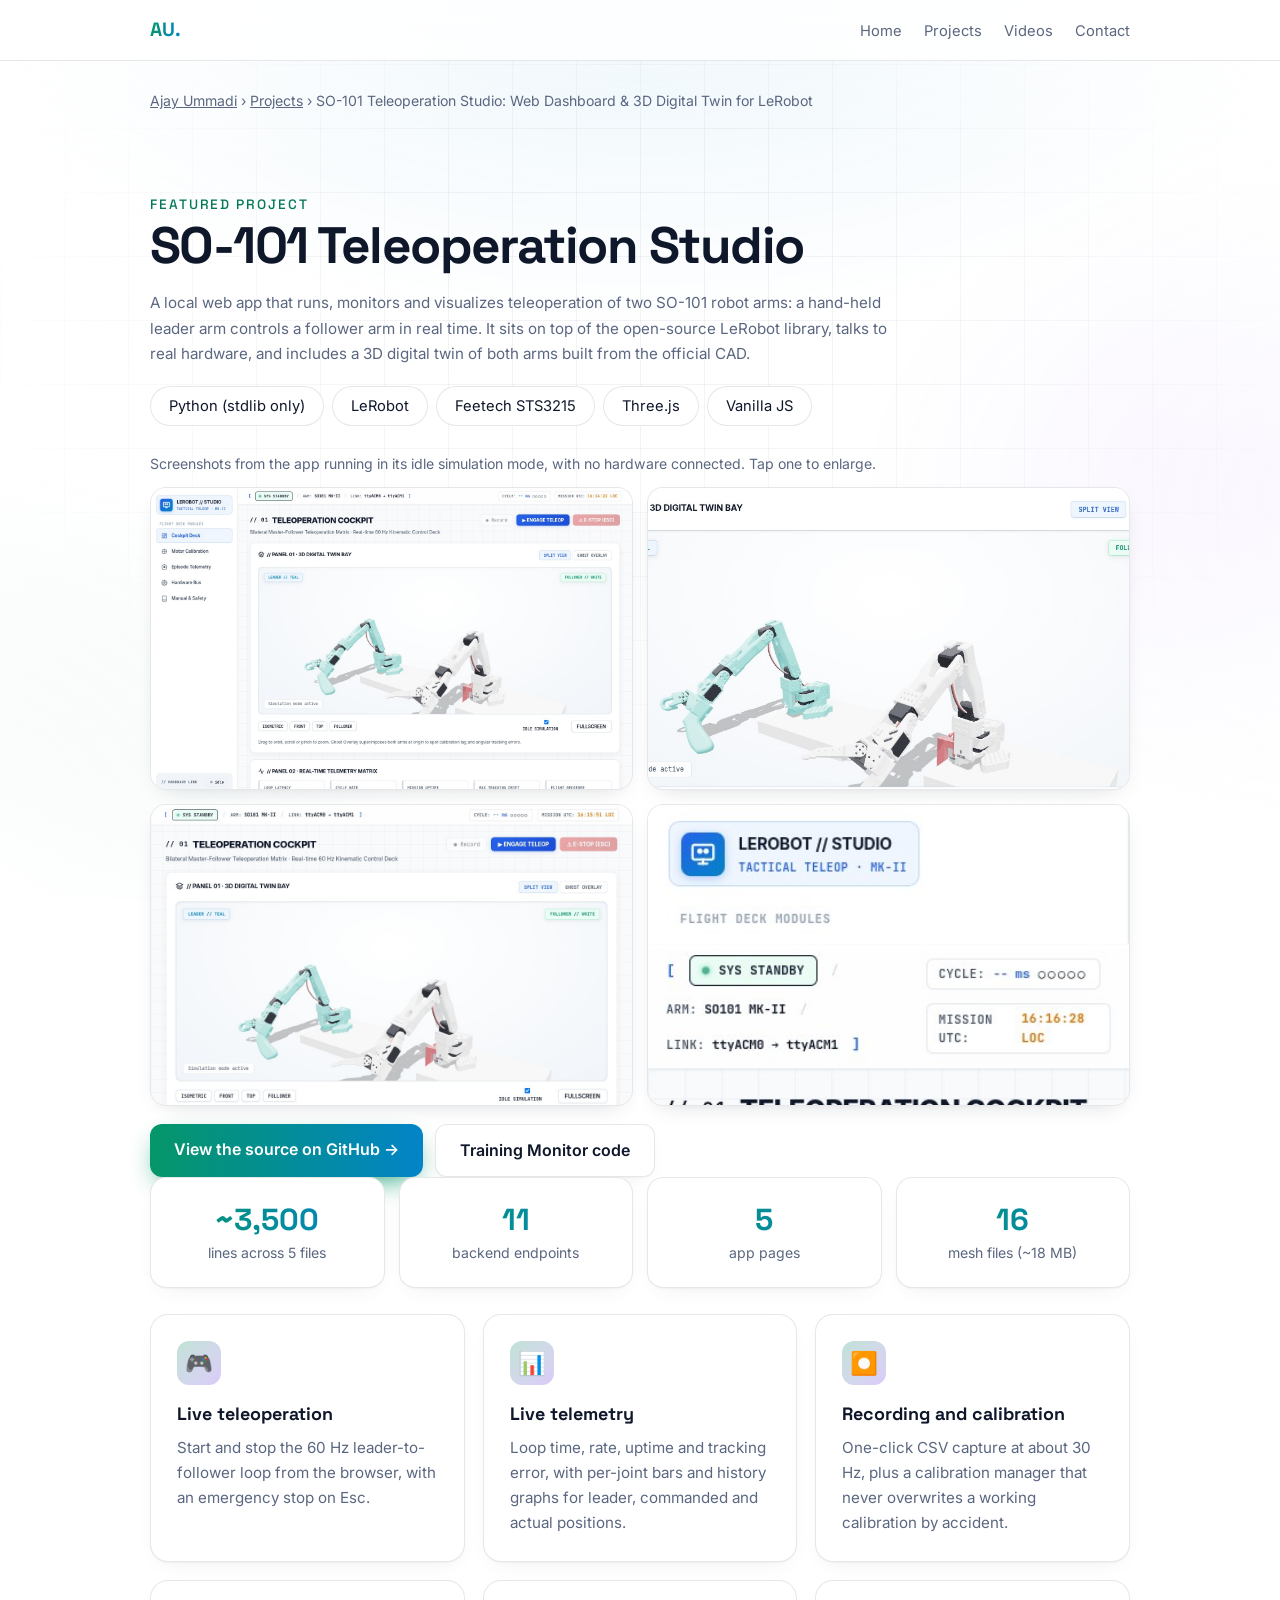
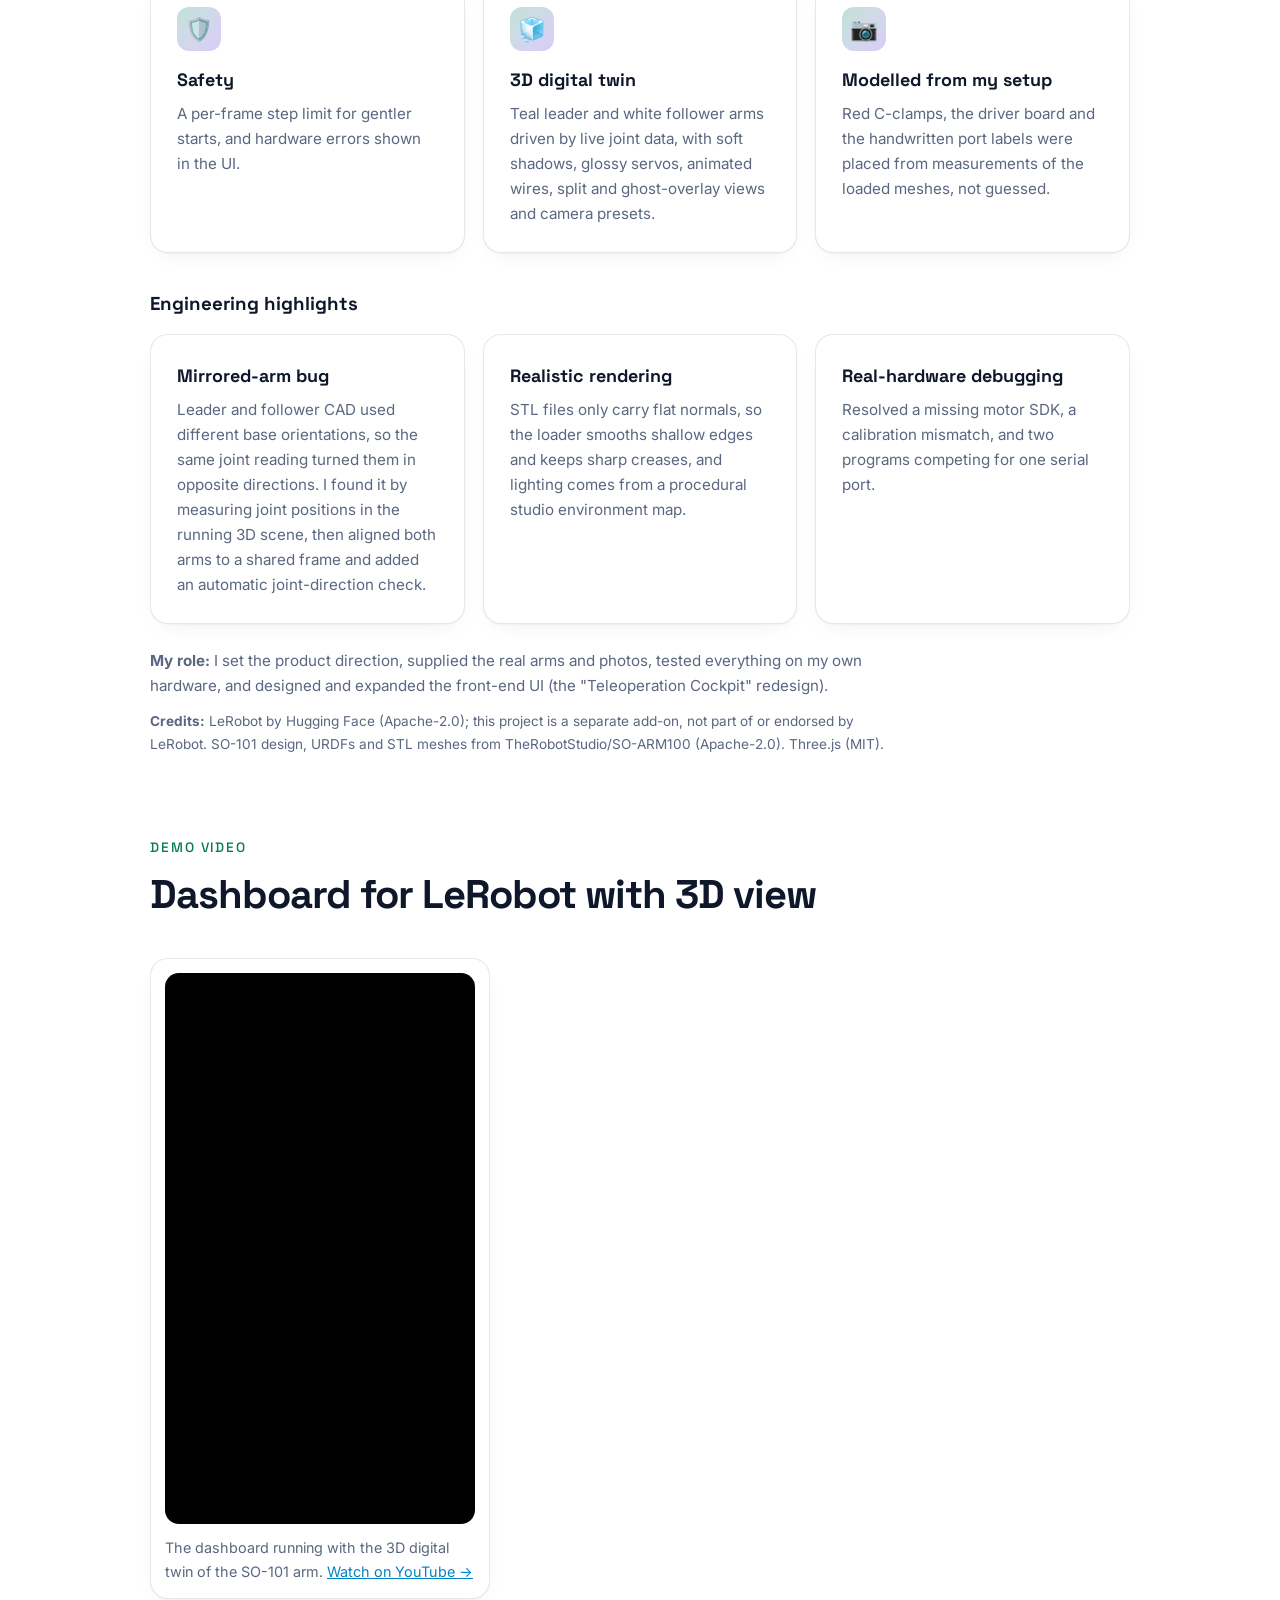
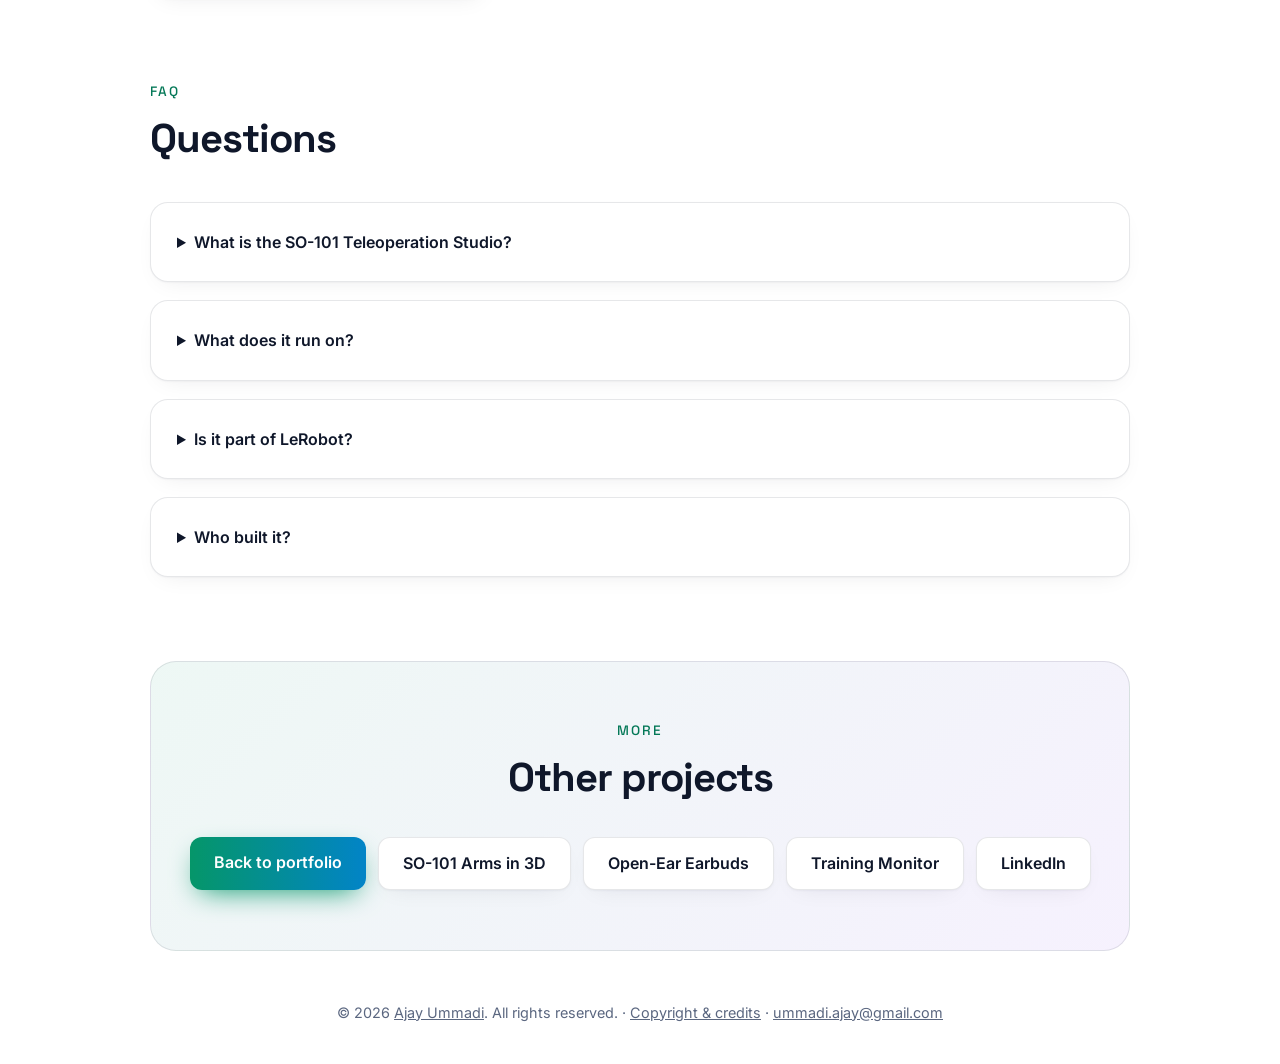
<file: projects/so-101-teleoperation-studio/index.html>
<!doctype html>
<html lang="en">
<head>
<meta charset="utf-8">
<meta name="viewport" content="width=device-width, initial-scale=1">
<title>SO-101 Teleoperation Studio: Web Dashboard &amp; 3D Digital Twin for LeRobot | Ajay Ummadi</title>
<meta name="description" content="A local web dashboard and Three.js 3D digital twin for SO-101 leader/follower robot arm teleoperation on LeRobot: 60 Hz control loop, live telemetry, CSV recording and calibration manager.">
<meta name="robots" content="index,follow,max-image-preview:large,max-snippet:-1">
<meta name="author" content="Ajay Ummadi"><meta name="copyright" content="© 2026 Ajay Ummadi. All rights reserved.">
<meta name="keywords" content="SO-101, LeRobot, teleoperation, robot arm, digital twin, Three.js, Feetech STS3215, Python, leader follower arm">
<link rel="icon" href="../../favicon.svg" type="image/svg+xml"><link rel="icon" href="../../favicon-32.png" sizes="32x32" type="image/png"><link rel="shortcut icon" href="../../favicon.ico"><link rel="apple-touch-icon" href="../../apple-touch-icon.png">
<link rel="canonical" href="https://makerworkslab.in/ajayummadi/projects/so-101-teleoperation-studio/">
<meta property="og:type" content="article"><meta property="og:site_name" content="Ajay Ummadi">
<meta property="og:title" content="SO-101 Teleoperation Studio: Web Dashboard &amp; 3D Digital Twin for LeRobot"><meta property="og:description" content="A local web dashboard and Three.js 3D digital twin for SO-101 leader/follower robot arm teleoperation on LeRobot: 60 Hz control loop, live telemetry, CSV recording and calibration manager.">
<meta property="og:url" content="https://makerworkslab.in/ajayummadi/projects/so-101-teleoperation-studio/"><meta property="og:image" content="https://makerworkslab.in/ajayummadi/projects/so-101-teleoperation-studio/og.png">
<meta property="og:image:width" content="1200"><meta property="og:image:height" content="630"><meta property="og:image:alt" content="SO-101 Teleoperation Studio — project by Ajay Ummadi">
<meta name="twitter:card" content="summary_large_image"><meta name="twitter:title" content="SO-101 Teleoperation Studio: Web Dashboard &amp; 3D Digital Twin for LeRobot">
<meta name="twitter:description" content="A local web dashboard and Three.js 3D digital twin for SO-101 leader/follower robot arm teleoperation on LeRobot: 60 Hz control loop, live telemetry, CSV recording and calibration manager."><meta name="twitter:image" content="https://makerworkslab.in/ajayummadi/projects/so-101-teleoperation-studio/og.png">
<meta name="theme-color" content="#ffffff">
<script type="application/ld+json">
{
 "@context": "https://schema.org",
 "@graph": [
  {
   "@type": "WebPage",
   "@id": "https://makerworkslab.in/ajayummadi/projects/so-101-teleoperation-studio/",
   "url": "https://makerworkslab.in/ajayummadi/projects/so-101-teleoperation-studio/",
   "name": "SO-101 Teleoperation Studio: Web Dashboard & 3D Digital Twin for LeRobot",
   "isPartOf": {
    "@id": "https://makerworkslab.in/ajayummadi/#website"
   },
   "mainEntity": {
    "@id": "https://makerworkslab.in/ajayummadi/projects/so-101-teleoperation-studio/#project"
   },
   "dateModified": "2026-11-06",
   "breadcrumb": {
    "@id": "https://makerworkslab.in/ajayummadi/projects/so-101-teleoperation-studio/#crumbs"
   }
  },
  {
   "@type": "BreadcrumbList",
   "itemListElement": [
    {
     "@type": "ListItem",
     "position": 1,
     "name": "Ajay Ummadi",
     "item": "https://makerworkslab.in/ajayummadi/"
    },
    {
     "@type": "ListItem",
     "position": 2,
     "name": "Projects",
     "item": "https://makerworkslab.in/ajayummadi/#projects"
    },
    {
     "@type": "ListItem",
     "position": 3,
     "name": "SO-101 Teleoperation Studio: Web Dashboard & 3D Digital Twin for LeRobot",
     "item": "https://makerworkslab.in/ajayummadi/projects/so-101-teleoperation-studio/"
    }
   ],
   "@id": "https://makerworkslab.in/ajayummadi/projects/so-101-teleoperation-studio/#crumbs"
  },
  {
   "@type": "SoftwareApplication",
   "applicationCategory": "DeveloperApplication",
   "operatingSystem": "Linux, macOS, Windows",
   "isBasedOn": "https://github.com/huggingface/lerobot",
   "codeRepository": "https://github.com/ummadi-ajay/lerobot/tree/dashboard-and-monitor/dashboard",
   "@id": "https://makerworkslab.in/ajayummadi/projects/so-101-teleoperation-studio/#project",
   "url": "https://makerworkslab.in/ajayummadi/projects/so-101-teleoperation-studio/",
   "name": "SO-101 Teleoperation Studio: Web Dashboard & 3D Digital Twin for LeRobot",
   "description": "A local web dashboard and Three.js 3D digital twin for SO-101 leader/follower robot arm teleoperation on LeRobot: 60 Hz control loop, live telemetry, CSV recording and calibration manager.",
   "creator": {
    "@id": "https://makerworkslab.in/ajayummadi/#person"
   },
   "author": {
    "@id": "https://makerworkslab.in/ajayummadi/#person"
   },
   "keywords": "SO-101, LeRobot, teleoperation, robot arm, digital twin, Three.js, Feetech STS3215, Python, leader follower arm",
   "inLanguage": "en",
   "image": [
   "https://makerworkslab.in/ajayummadi/projects/so-101-teleoperation-studio/og.png",
   "https://makerworkslab.in/ajayummadi/projects/so-101-teleoperation-studio/screens/studio-cockpit.jpg",
   "https://makerworkslab.in/ajayummadi/projects/so-101-teleoperation-studio/screens/studio-twin.jpg",
   "https://makerworkslab.in/ajayummadi/projects/so-101-teleoperation-studio/screens/studio-telemetry.jpg",
   "https://makerworkslab.in/ajayummadi/projects/so-101-teleoperation-studio/screens/studio-mobile.jpg"
  ],
   "mainEntityOfPage": "https://makerworkslab.in/ajayummadi/projects/so-101-teleoperation-studio/"
  },
  {
   "@type": "Person",
   "@id": "https://makerworkslab.in/ajayummadi/#person",
   "name": "Ajay Ummadi",
   "url": "https://makerworkslab.in/ajayummadi/",
   "sameAs": [
    "https://www.linkedin.com/in/ajayummadi/",
    "https://www.youtube.com/@MakerWorkslab",
    "https://github.com/ummadi-ajay"
   ]
  },
  {
   "@type": "FAQPage",
   "mainEntity": [
    {
     "@type": "Question",
     "name": "What is the SO-101 Teleoperation Studio?",
     "acceptedAnswer": {
      "@type": "Answer",
      "text": "A local web app that runs, monitors and visualizes teleoperation of two SO-101 robot arms. A hand-held leader arm controls a follower arm in real time, and a 3D digital twin mirrors both arms from live joint data."
     }
    },
    {
     "@type": "Question",
     "name": "What does it run on?",
     "acceptedAnswer": {
      "@type": "Answer",
      "text": "The backend is Python standard library only and uses LeRobot's SO101Follower and SO101Leader classes for Feetech STS3215 bus servos. The frontend is plain JavaScript with Three.js for the 3D twin."
     }
    },
    {
     "@type": "Question",
     "name": "Is it part of LeRobot?",
     "acceptedAnswer": {
      "@type": "Answer",
      "text": "No. It is a separate add-on built on the open-source LeRobot library and is not endorsed by LeRobot or Hugging Face."
     }
    },
    {
     "@type": "Question",
     "name": "Who built it?",
     "acceptedAnswer": {
      "@type": "Answer",
      "text": "Ajay Ummadi of MakerWorks Lab set the product direction, tested on real hardware and designed the front-end UI."
     }
    }
   ]
  }
 ]
}
</script>
<link rel="preconnect" href="https://fonts.googleapis.com">
<link href="https://fonts.googleapis.com/css2?family=Space+Grotesk:wght@400;500;700&family=Inter:wght@400;500;600&display=swap" rel="stylesheet">
<link rel="stylesheet" href="../../style.css">
<style>
.ss-grid{display:grid;grid-template-columns:repeat(2,1fr);gap:14px}.ss-grid figure{margin:0}
.ss-grid button{display:block;width:100%;padding:0;border:1px solid var(--line);border-radius:16px;overflow:hidden;background:var(--card);cursor:zoom-in;box-shadow:0 8px 24px -14px rgba(15,23,42,.25);transition:.25s}
.ss-grid button:hover,.ss-grid button:focus-visible{transform:translateY(-4px);box-shadow:0 20px 40px -18px rgba(2,132,199,.45);outline:none}
.ss-grid img{display:block;width:100%;height:auto;aspect-ratio:16/10;object-fit:cover;object-position:top}
.ss-lb{position:fixed;inset:0;z-index:50;background:rgba(10,14,24,.9);display:grid;place-items:center;padding:24px}.ss-lb[hidden]{display:none}
.ss-lb img{max-width:min(94vw,1100px);max-height:82vh;border-radius:12px;background:#fff}.ss-lb p{position:absolute;bottom:18px;left:0;right:0;text-align:center;color:#d8e0ee;font-size:.9rem;padding:0 60px}
.ss-lb button{position:absolute;background:rgba(255,255,255,.12);color:#fff;border:0;width:44px;height:44px;border-radius:50%;font-size:1.6rem;cursor:pointer;line-height:1}.ss-lb button:hover{background:rgba(255,255,255,.25)}
.ss-lb .x{top:16px;right:16px}.ss-lb .pv{left:16px;top:50%}.ss-lb .nx{right:16px;top:50%}
@media(max-width:700px){.ss-grid{grid-template-columns:1fr}}
</style>
</head>
<body>
<div class="bg"><i></i><i></i><i></i></div>
<nav aria-label="Main"><div class="wrap"><a class="logo" href="../../" style="text-decoration:none">AU.</a>
<ul><li><a href="../../">Home</a></li><li><a href="../../#projects">Projects</a></li><li><a href="../../#videos">Videos</a></li><li><a href="../../#contact">Contact</a></li></ul></div></nav>
<main>
<div class="wrap" style="padding-top:28px"><p class="muted" style="font-size:.88rem"><a href="../../">Ajay Ummadi</a> › <a href="../../#projects">Projects</a> › SO-101 Teleoperation Studio: Web Dashboard &amp; 3D Digital Twin for LeRobot</p></div>
<section><div class="wrap">
<p class="eyebrow rv">Featured project</p><h1 class="rv" style="font-size:clamp(2rem,5vw,3.2rem);letter-spacing:-.03em;margin:6px 0 30px">SO-101 Teleoperation Studio</h1>
<p class="muted rv" style="max-width:740px;margin:-12px 0 20px">A local web app that runs, monitors and visualizes teleoperation of two SO-101 robot arms: a hand-held leader arm controls a follower arm in real time. It sits on top of the open-source LeRobot library, talks to real hardware, and includes a 3D digital twin of both arms built from the official CAD.</p>
<div class="chips big rv" style="margin:0 0 26px"><span class="chip">Python (stdlib only)</span><span class="chip">LeRobot</span><span class="chip">Feetech STS3215</span><span class="chip">Three.js</span><span class="chip">Vanilla JS</span></div>
<div class="ss-wrap rv"><p class="muted" style="margin:0 0 12px;font-size:.88rem">Screenshots from the app running in its idle simulation mode, with no hardware connected. Tap one to enlarge.</p><div class="ss-grid"><figure><button type="button" data-i="0" aria-label="Enlarge screenshot 1: The Teleoperation Cockpit in simulation mode: the 3D digital twin of the teal leader and white follower arms, with controls above and telemetry below"><img src="screens/studio-cockpit.jpg" width="1440" height="1000" alt="The Teleoperation Cockpit in simulation mode: the 3D digital twin of the teal leader and white follower arms, with controls above and telemetry below" loading="eager"></button></figure><figure><button type="button" data-i="1" aria-label="Enlarge screenshot 2: Close-up of the 3D digital twin bay with split view, ghost overlay and camera presets"><img src="screens/studio-twin.jpg" width="1108" height="515" alt="Close-up of the 3D digital twin bay with split view, ghost overlay and camera presets" loading="lazy"></button></figure><figure><button type="button" data-i="2" aria-label="Enlarge screenshot 3: Telemetry matrix and per-joint kinematics panels, shown idle with no hardware connected"><img src="screens/studio-telemetry.jpg" width="1180" height="1560" alt="Telemetry matrix and per-joint kinematics panels, shown idle with no hardware connected" loading="lazy"></button></figure><figure><button type="button" data-i="3" aria-label="Enlarge screenshot 4: The same cockpit on a phone-width screen"><img src="screens/studio-mobile.jpg" width="420" height="1100" alt="The same cockpit on a phone-width screen" loading="lazy"></button></figure></div><div class="btns" style="margin:18px 0 0"><a class="btn primary" href="https://github.com/ummadi-ajay/lerobot/tree/dashboard-and-monitor/dashboard" target="_blank" rel="noopener">View the source on GitHub →</a><a class="btn" href="https://github.com/ummadi-ajay/lerobot/blob/dashboard-and-monitor/train_monitor.py" target="_blank" rel="noopener">Training Monitor code</a></div></div>
<div class="stats rv" style="margin:0 0 26px">
<div class="stat"><b>~3,500</b><span>lines across 5 files</span></div>
<div class="stat"><b>11</b><span>backend endpoints</span></div>
<div class="stat"><b>5</b><span>app pages</span></div>
<div class="stat"><b>16</b><span>mesh files (~18 MB)</span></div>
</div>
<div class="grid">
<div class="card rv"><div class="ico">🎮</div><h3>Live teleoperation</h3><p>Start and stop the 60 Hz leader-to-follower loop from the browser, with an emergency stop on Esc.</p></div>
<div class="card rv"><div class="ico">📊</div><h3>Live telemetry</h3><p>Loop time, rate, uptime and tracking error, with per-joint bars and history graphs for leader, commanded and actual positions.</p></div>
<div class="card rv"><div class="ico">⏺️</div><h3>Recording and calibration</h3><p>One-click CSV capture at about 30 Hz, plus a calibration manager that never overwrites a working calibration by accident.</p></div>
<div class="card rv"><div class="ico">🛡️</div><h3>Safety</h3><p>A per-frame step limit for gentler starts, and hardware errors shown in the UI.</p></div>
<div class="card rv"><div class="ico">🧊</div><h3>3D digital twin</h3><p>Teal leader and white follower arms driven by live joint data, with soft shadows, glossy servos, animated wires, split and ghost-overlay views and camera presets.</p></div>
<div class="card rv"><div class="ico">📷</div><h3>Modelled from my setup</h3><p>Red C-clamps, the driver board and the handwritten port labels were placed from measurements of the loaded meshes, not guessed.</p></div>
</div>
<h3 class="rv" style="margin:36px 0 14px">Engineering highlights</h3>
<div class="grid">
<div class="card rv"><h3>Mirrored-arm bug</h3><p>Leader and follower CAD used different base orientations, so the same joint reading turned them in opposite directions. I found it by measuring joint positions in the running 3D scene, then aligned both arms to a shared frame and added an automatic joint-direction check.</p></div>
<div class="card rv"><h3>Realistic rendering</h3><p>STL files only carry flat normals, so the loader smooths shallow edges and keeps sharp creases, and lighting comes from a procedural studio environment map.</p></div>
<div class="card rv"><h3>Real-hardware debugging</h3><p>Resolved a missing motor SDK, a calibration mismatch, and two programs competing for one serial port.</p></div>
</div>
<p class="muted rv" style="margin-top:24px;max-width:740px"><b>My role:</b> I set the product direction, supplied the real arms and photos, tested everything on my own hardware, and designed and expanded the front-end UI (the "Teleoperation Cockpit" redesign).</p>
<p class="muted rv" style="margin-top:12px;max-width:740px;font-size:.85rem"><b>Credits:</b> LeRobot by Hugging Face (Apache-2.0); this project is a separate add-on, not part of or endorsed by LeRobot. SO-101 design, URDFs and STL meshes from TheRobotStudio/SO-ARM100 (Apache-2.0). Three.js (MIT).</p>
</div></section>


<section id="demo"><div class="wrap">
<p class="eyebrow rv">Demo video</p><h2 class="rv">Dashboard for LeRobot with 3D view</h2>
<div class="card rv" style="max-width:340px;padding:14px"><div style="aspect-ratio:9/16;border-radius:14px;overflow:hidden;background:#000"><iframe src="https://www.youtube-nocookie.com/embed/yXxpQG3BfBI" title="Dashboard for LeRobot with 3D view" loading="lazy" allowfullscreen style="width:100%;height:100%;border:0"></iframe></div><p class="muted" style="margin:12px 0 0;font-size:.9rem">The dashboard running with the 3D digital twin of the SO-101 arm. <a href="https://www.youtube.com/shorts/yXxpQG3BfBI" target="_blank" rel="noopener" style="color:var(--b)">Watch on YouTube →</a></p></div>
</div></section>
<section><div class="wrap"><p class="eyebrow rv">FAQ</p><h2 class="rv">Questions</h2><div class="grid" style="grid-template-columns:1fr"><details class="card rv"><summary style="cursor:pointer;font-weight:600">What is the SO-101 Teleoperation Studio?</summary><p style="margin-top:10px">A local web app that runs, monitors and visualizes teleoperation of two SO-101 robot arms. A hand-held leader arm controls a follower arm in real time, and a 3D digital twin mirrors both arms from live joint data.</p></details><details class="card rv"><summary style="cursor:pointer;font-weight:600">What does it run on?</summary><p style="margin-top:10px">The backend is Python standard library only and uses LeRobot's SO101Follower and SO101Leader classes for Feetech STS3215 bus servos. The frontend is plain JavaScript with Three.js for the 3D twin.</p></details><details class="card rv"><summary style="cursor:pointer;font-weight:600">Is it part of LeRobot?</summary><p style="margin-top:10px">No. It is a separate add-on built on the open-source LeRobot library and is not endorsed by LeRobot or Hugging Face.</p></details><details class="card rv"><summary style="cursor:pointer;font-weight:600">Who built it?</summary><p style="margin-top:10px">Ajay Ummadi of MakerWorks Lab set the product direction, tested on real hardware and designed the front-end UI.</p></details></div></div></section>
<section><div class="wrap"><div class="cta rv"><p class="eyebrow">More</p><h2>Other projects</h2><div class="btns"><a class="btn primary" href="../../">Back to portfolio</a><a class="btn" href="../lerobot-so-101/">SO-101 Arms in 3D</a><a class="btn" href="../open-ear-earbuds/">Open-Ear Earbuds</a><a class="btn" href="../lerobot-training-monitor/">Training Monitor</a><a class="btn" href="https://www.linkedin.com/in/ajayummadi/" target="_blank" rel="noopener">LinkedIn</a></div></div></div></section>
</main>
<footer><div class="wrap">© <span id="y"></span> <a href="../../">Ajay Ummadi</a>. All rights reserved. · <a href="../../copyright/">Copyright &amp; credits</a> · <a href="mailto:ummadi.ajay@gmail.com">ummadi.ajay@gmail.com</a></div></footer>
<div class="ss-lb" id="sslb" hidden role="dialog" aria-modal="true" aria-label="Screenshot viewer"><button class="x" aria-label="Close">×</button><button class="pv" aria-label="Previous">‹</button><img alt=""><button class="nx" aria-label="Next">›</button><p></p></div>
<script>
(function(){const C=["The Teleoperation Cockpit in simulation mode: the 3D digital twin of the teal leader and white follower arms, with controls above and telemetry below", "Close-up of the 3D digital twin bay with split view, ghost overlay and camera presets", "Telemetry matrix and per-joint kinematics panels, shown idle with no hardware connected", "The same cockpit on a phone-width screen"],F=["studio-cockpit.jpg", "studio-twin.jpg", "studio-telemetry.jpg", "studio-mobile.jpg"],lb=document.getElementById("sslb"),im=lb.querySelector("img"),p=lb.querySelector("p");let i=0,last=null;function show(n){i=(n+C.length)%C.length;im.src="screens/"+F[i];im.alt=C[i];p.textContent=(i+1)+" / "+C.length+" · "+C[i]}function open(n){last=document.activeElement;show(n);lb.hidden=false;document.body.style.overflow="hidden";lb.querySelector(".x").focus()}function close(){lb.hidden=true;document.body.style.overflow="";last&&last.focus()}document.querySelectorAll(".ss-grid button").forEach(b=>b.addEventListener("click",()=>open(+b.dataset.i)));lb.querySelector(".x").onclick=close;lb.querySelector(".pv").onclick=()=>show(i-1);lb.querySelector(".nx").onclick=()=>show(i+1);lb.addEventListener("click",e=>{if(e.target===lb)close()});addEventListener("keydown",e=>{if(lb.hidden)return;if(e.key==="Escape")close();if(e.key==="ArrowLeft")show(i-1);if(e.key==="ArrowRight")show(i+1)})})();
</script>
<script src="../../site.js"></script>
</body>
</html>
</file>
<file: style.css>
:root{color-scheme:light;--bg:#ffffff;--card:#ffffff;--line:rgba(15,23,42,.10);--text:#0f172a;--muted:#5b6780;--a:#059669;--b:#0284c7;--c:#7c3aed}

*{box-sizing:border-box;margin:0}
html{scroll-behavior:smooth}
body{font:16px/1.65 Inter,system-ui,sans-serif;background:var(--bg);color:var(--text);overflow-x:hidden}
h1,h2,h3,.logo{font-family:'Space Grotesk',Inter,sans-serif}
a{color:inherit}
.wrap{max-width:1020px;margin:0 auto;padding:0 20px;position:relative}
/* animated background */
.bg{position:fixed;inset:0;z-index:-1;overflow:hidden;background:
 radial-gradient(1100px 600px at 50% -10%,color-mix(in srgb,var(--b) 9%,transparent),transparent 70%),
 radial-gradient(700px 500px at 105% 55%,color-mix(in srgb,var(--c) 6%,transparent),transparent 70%),
 radial-gradient(700px 500px at -5% 90%,color-mix(in srgb,var(--a) 6%,transparent),transparent 70%)}
.bg i{display:none}
.bg::before{content:"";position:absolute;inset:0;background-image:linear-gradient(var(--line) 1px,transparent 1px),linear-gradient(90deg,var(--line) 1px,transparent 1px);background-size:64px 64px;opacity:.5;mask-image:radial-gradient(ellipse 80% 70% at 50% 35%,#000 20%,transparent 75%);-webkit-mask-image:radial-gradient(ellipse 80% 70% at 50% 35%,#000 20%,transparent 75%)}
.bg::after{content:"";position:absolute;inset:0;background:radial-gradient(ellipse at center,transparent 55%,var(--bg) 100%)}
.bg canvas{position:absolute;inset:0;width:100%;height:100%}
/* nav */
nav{position:sticky;top:0;z-index:10;background:color-mix(in srgb,var(--bg) 70%,transparent);backdrop-filter:blur(14px);border-bottom:1px solid var(--line)}
nav .wrap{display:flex;justify-content:space-between;align-items:center;height:60px}
.logo{font-weight:700;font-size:1.2rem;background:linear-gradient(90deg,var(--a),var(--b));-webkit-background-clip:text;background-clip:text;color:transparent}
nav ul{display:flex;gap:22px;list-style:none;padding:0}
.hero,#contact{scroll-margin-top:60px}
nav ul a{text-decoration:none;color:var(--muted);font-size:.92rem;transition:.2s}
nav ul a:hover{color:var(--text)}
/* hero */
.hero{padding:90px 0 80px}
.hero .wrap{display:grid;grid-template-columns:1.2fr .8fr;gap:40px;align-items:center}
.tag{display:inline-flex;gap:8px;align-items:center;border:1px solid var(--line);background:var(--card);border-radius:99px;padding:6px 16px;font-size:.85rem;margin-bottom:22px}
.tag::before{content:"";width:8px;height:8px;border-radius:50%;background:var(--a);box-shadow:0 0 0 0 var(--a);animation:pulse 2s infinite}
@keyframes pulse{70%{box-shadow:0 0 0 10px transparent}}
h1{font-size:clamp(2.6rem,7vw,4.6rem);line-height:1.04;letter-spacing:-.035em}
.grad{background:linear-gradient(90deg,var(--a),var(--b),var(--c));background-size:200%;-webkit-background-clip:text;background-clip:text;color:transparent;animation:shine 6s linear infinite}
@keyframes shine{to{background-position:200%}}
.role{font-family:'Space Grotesk';font-size:1.25rem;color:var(--muted);margin-top:14px;min-height:1.9em}
.role b{color:var(--text);font-weight:500}
.lead{color:var(--muted);font-size:1.08rem;max-width:560px;margin:18px 0 32px}
.btns{display:flex;gap:12px;flex-wrap:wrap}
.btn{padding:12px 24px;border-radius:12px;text-decoration:none;font-weight:600;border:1px solid var(--line);background:var(--card);transition:.25s}
.btn:hover{transform:translateY(-3px);border-color:var(--a)}
.btn.primary{background:linear-gradient(90deg,var(--a),var(--b));color:#04130f;border:0;box-shadow:0 8px 28px -8px var(--a)}
/* robot avatar */
.avatar{display:flex;justify-content:center}
.avatar svg{width:min(320px,100%);filter:drop-shadow(0 20px 50px color-mix(in srgb,var(--b) 40%,transparent));animation:bob 5s ease-in-out infinite}
@keyframes bob{50%{transform:translateY(-14px)}}
.eye{animation:blink 5s infinite;transform-origin:center;transform-box:fill-box}
@keyframes blink{94%,100%{transform:scaleY(1)}97%{transform:scaleY(.1)}}
/* stats */
.stats{display:grid;grid-template-columns:repeat(auto-fit,minmax(150px,1fr));gap:14px;margin-top:-10px}
.stat{text-align:center;padding:22px 10px;border:1px solid var(--line);background:var(--card);border-radius:16px;backdrop-filter:blur(8px)}
.stat b{display:block;font:700 1.9rem 'Space Grotesk';background:linear-gradient(90deg,var(--a),var(--b));-webkit-background-clip:text;background-clip:text;color:transparent}
.stat span{color:var(--muted);font-size:.88rem}
/* sections */
section{padding:84px 0 0;scroll-margin-top:60px}
.eyebrow{color:#047857;font:500 .85rem 'Space Grotesk';letter-spacing:.14em;text-transform:uppercase}
h2{font-size:clamp(1.8rem,4vw,2.5rem);letter-spacing:-.025em;margin:6px 0 30px}
.grid{display:grid;grid-template-columns:repeat(auto-fit,minmax(270px,1fr));gap:18px}
.card{position:relative;background:var(--card);border:1px solid var(--line);border-radius:18px;padding:26px;backdrop-filter:blur(8px);transition:.3s;overflow:hidden}
.card::before{content:"";position:absolute;inset:0;background:radial-gradient(400px circle at var(--x,50%) var(--y,0%),color-mix(in srgb,var(--b) 18%,transparent),transparent 45%);opacity:0;transition:.3s}
.card:hover{transform:translateY(-6px);border-color:color-mix(in srgb,var(--b) 50%,var(--line))}
.card:hover::before{opacity:1}
.card>*{position:relative}
.ico{width:44px;height:44px;border-radius:12px;display:grid;place-items:center;font-size:1.4rem;margin-bottom:14px;background:linear-gradient(135deg,color-mix(in srgb,var(--a) 28%,transparent),color-mix(in srgb,var(--c) 28%,transparent))}
.card h3{font-size:1.12rem;margin-bottom:6px}
.card>h2{font-size:1.12rem;letter-spacing:normal;margin:0 0 6px}
.card p,.muted{color:var(--muted);font-size:.95rem}
.chips{display:flex;flex-wrap:wrap;gap:8px;margin-top:16px}
.chip{border:1px solid var(--line);background:var(--card);border-radius:99px;padding:4px 13px;font-size:.82rem;color:var(--muted);transition:.2s}
.chip:hover{color:var(--text);border-color:var(--a)}
.chips.big .chip{font-size:.92rem;padding:7px 18px;color:var(--text)}
/* timeline */
.timeline{position:relative;padding-left:30px;display:grid;gap:22px}
.timeline::before{content:"";position:absolute;left:7px;top:6px;bottom:6px;width:2px;background:linear-gradient(var(--a),var(--b),var(--c))}
.item{position:relative}
.item::before{content:"";position:absolute;left:-30px;top:26px;width:16px;height:16px;border-radius:50%;background:var(--bg);border:3px solid var(--a);box-shadow:0 0 14px var(--a)}
.item small{color:var(--b);font-weight:600;font-size:.82rem;letter-spacing:.04em}
.item h3{margin:4px 0 6px}
/* contact */
.cta{text-align:center;padding:60px 24px;border:1px solid var(--line);border-radius:26px;background:linear-gradient(135deg,color-mix(in srgb,var(--a) 14%,transparent),color-mix(in srgb,var(--c) 14%,transparent));backdrop-filter:blur(10px)}
.cta h2{margin-bottom:10px}
.cta .btns{justify-content:center;margin-top:26px}
footer{padding:50px 0 40px;color:var(--muted);font-size:.9rem;text-align:center}
/* reveal */
.rv{opacity:0;transform:translateY(28px);transition:opacity .7s,transform .7s}
.rv.in{opacity:1;transform:none}
@media(max-width:780px){.hero .wrap{grid-template-columns:1fr}.avatar{order:-1}.avatar svg{width:200px}.hero{padding:50px 0}nav ul{gap:14px}nav ul a{font-size:.82rem}nav ul{overflow-x:auto;white-space:nowrap;scrollbar-width:none}.logo{display:none}}
@media(prefers-reduced-motion:reduce){*{animation:none!important;transition:none!important}.rv{opacity:1;transform:none}}

/* light theme polish */
.card,.stat,.chip,.btn{box-shadow:0 1px 2px rgba(15,23,42,.04),0 8px 24px -12px rgba(15,23,42,.10)}
.btn.primary{color:#fff;box-shadow:0 10px 28px -10px var(--a)}
.chip{box-shadow:none}
.card{backdrop-filter:none}
.card:hover{box-shadow:0 18px 40px -18px rgba(2,132,199,.35)}
nav{background:rgba(255,255,255,.82)}
.cta{background:linear-gradient(135deg,color-mix(in srgb,var(--a) 7%,#fff),color-mix(in srgb,var(--c) 7%,#fff))}
.tag{box-shadow:none}

.bk-card{display:grid;grid-template-columns:150px 1fr;gap:26px;align-items:center;max-width:720px}
.bk-thumb img{width:100%;height:auto;display:block;border-radius:4px 10px 10px 4px;border:1px solid var(--line);box-shadow:0 18px 36px -16px rgba(15,23,42,.4)}
@media(max-width:560px){.bk-card{grid-template-columns:110px 1fr;gap:16px}}

.xp{margin:12px 0 0;padding-left:20px;color:var(--muted);font-size:.95rem;display:grid;gap:6px}
.xp a{color:var(--b)}

.lab{margin:0 0 24px;max-width:560px}.lab img{width:100%;height:auto;display:block;border-radius:14px;border:1px solid var(--line)}.lab figcaption{color:var(--muted);font-size:.85rem;margin-top:8px}

.hero .wrap{grid-template-columns:1.1fr .9fr}.heroimg{margin:0}.heroimg img{width:100%;height:auto;display:block;border-radius:14px;border:1px solid var(--line)}.role{min-height:0;color:var(--text);font-size:1.3rem;max-width:520px}.facts{color:var(--muted);font-size:.95rem;max-width:760px;margin:0 0 10px;padding-top:6px;border-top:1px solid var(--line)}
@media(max-width:780px){.hero .wrap{grid-template-columns:1fr}.heroimg{order:-1}.role{font-size:1.15rem}}
</file>
